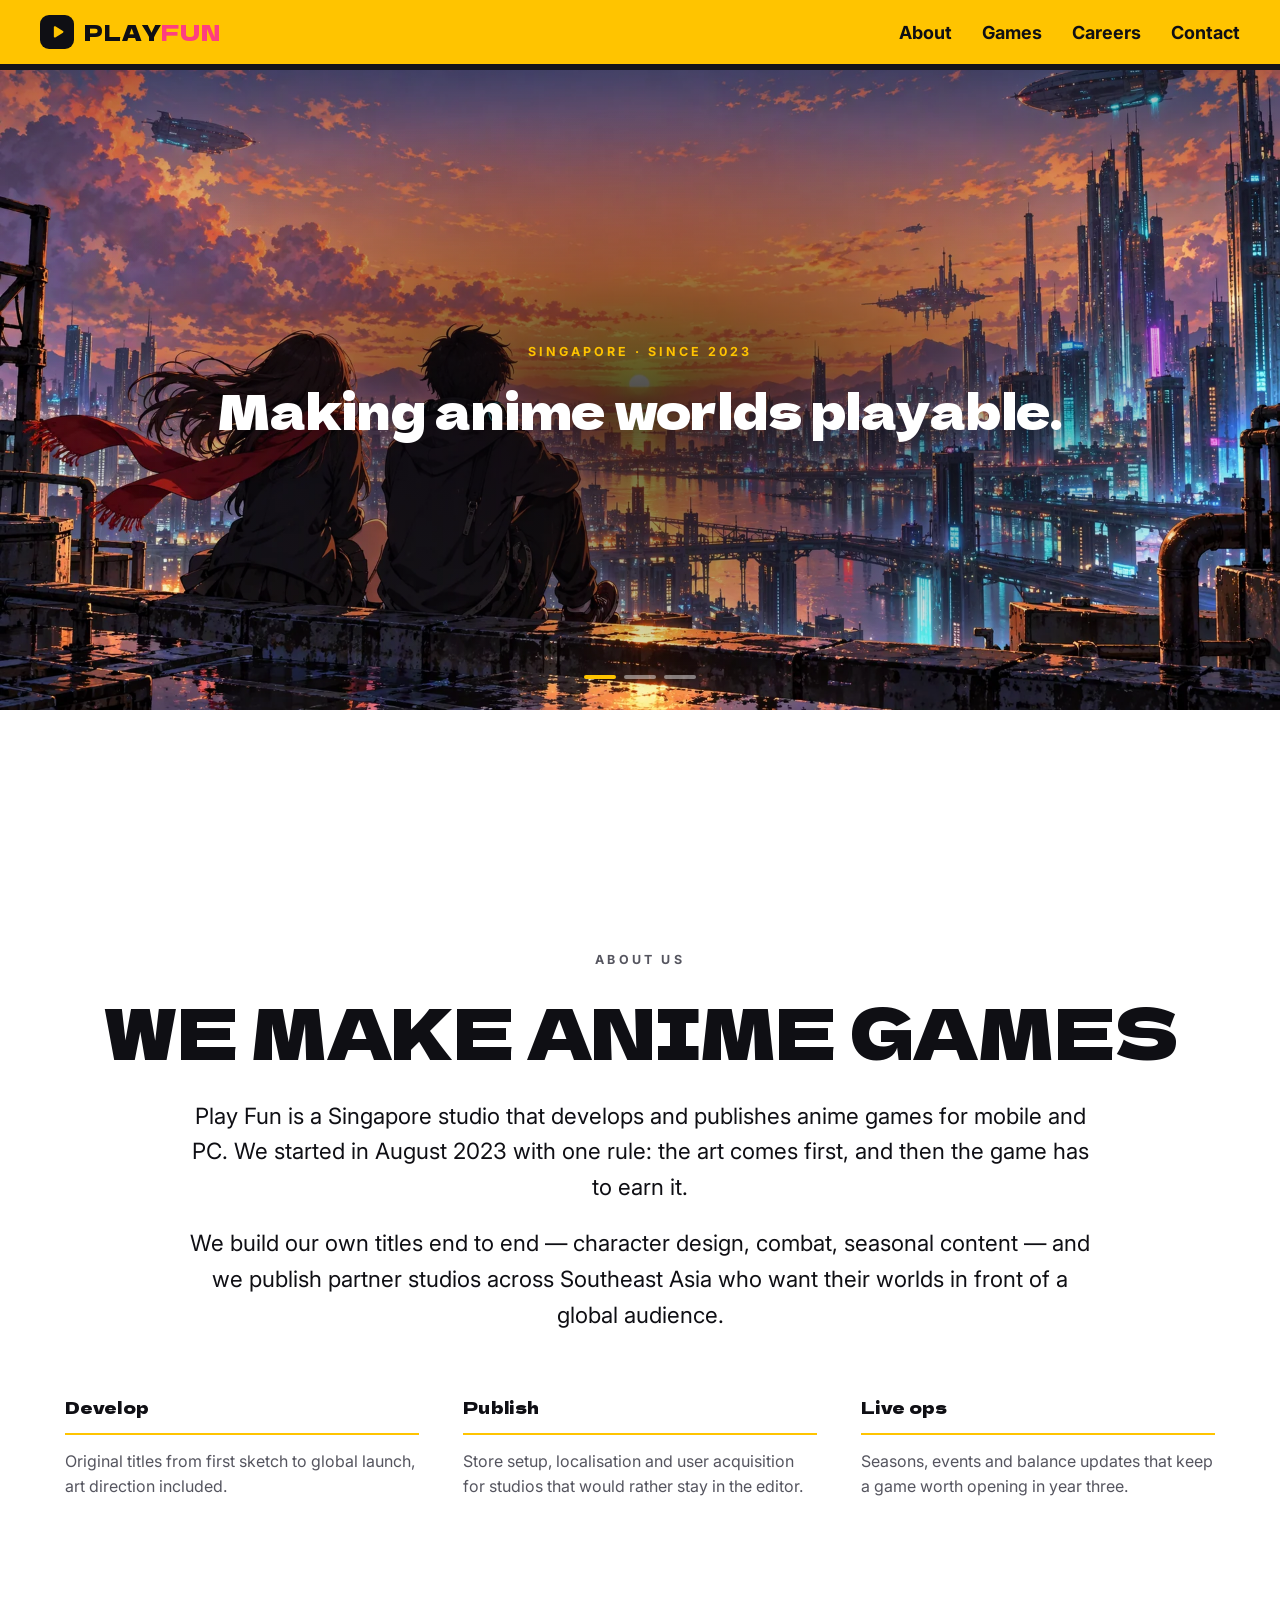
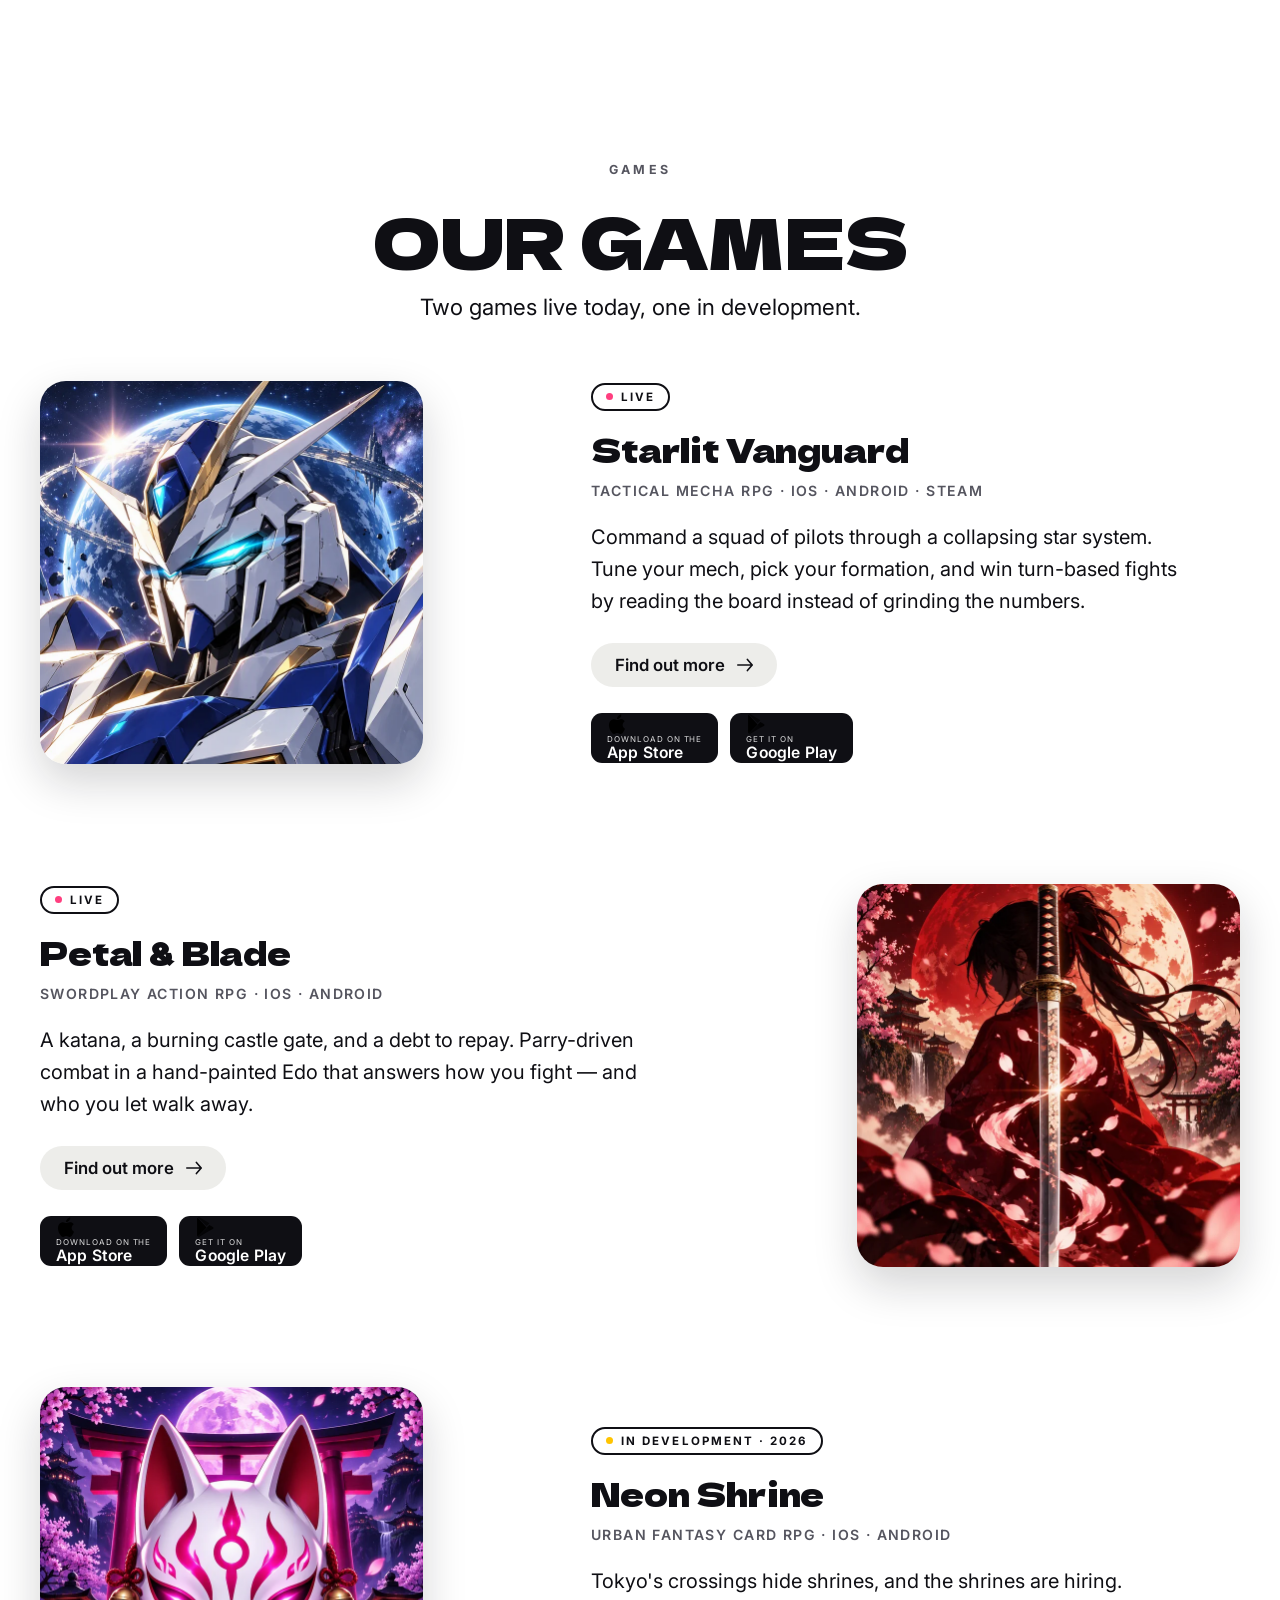
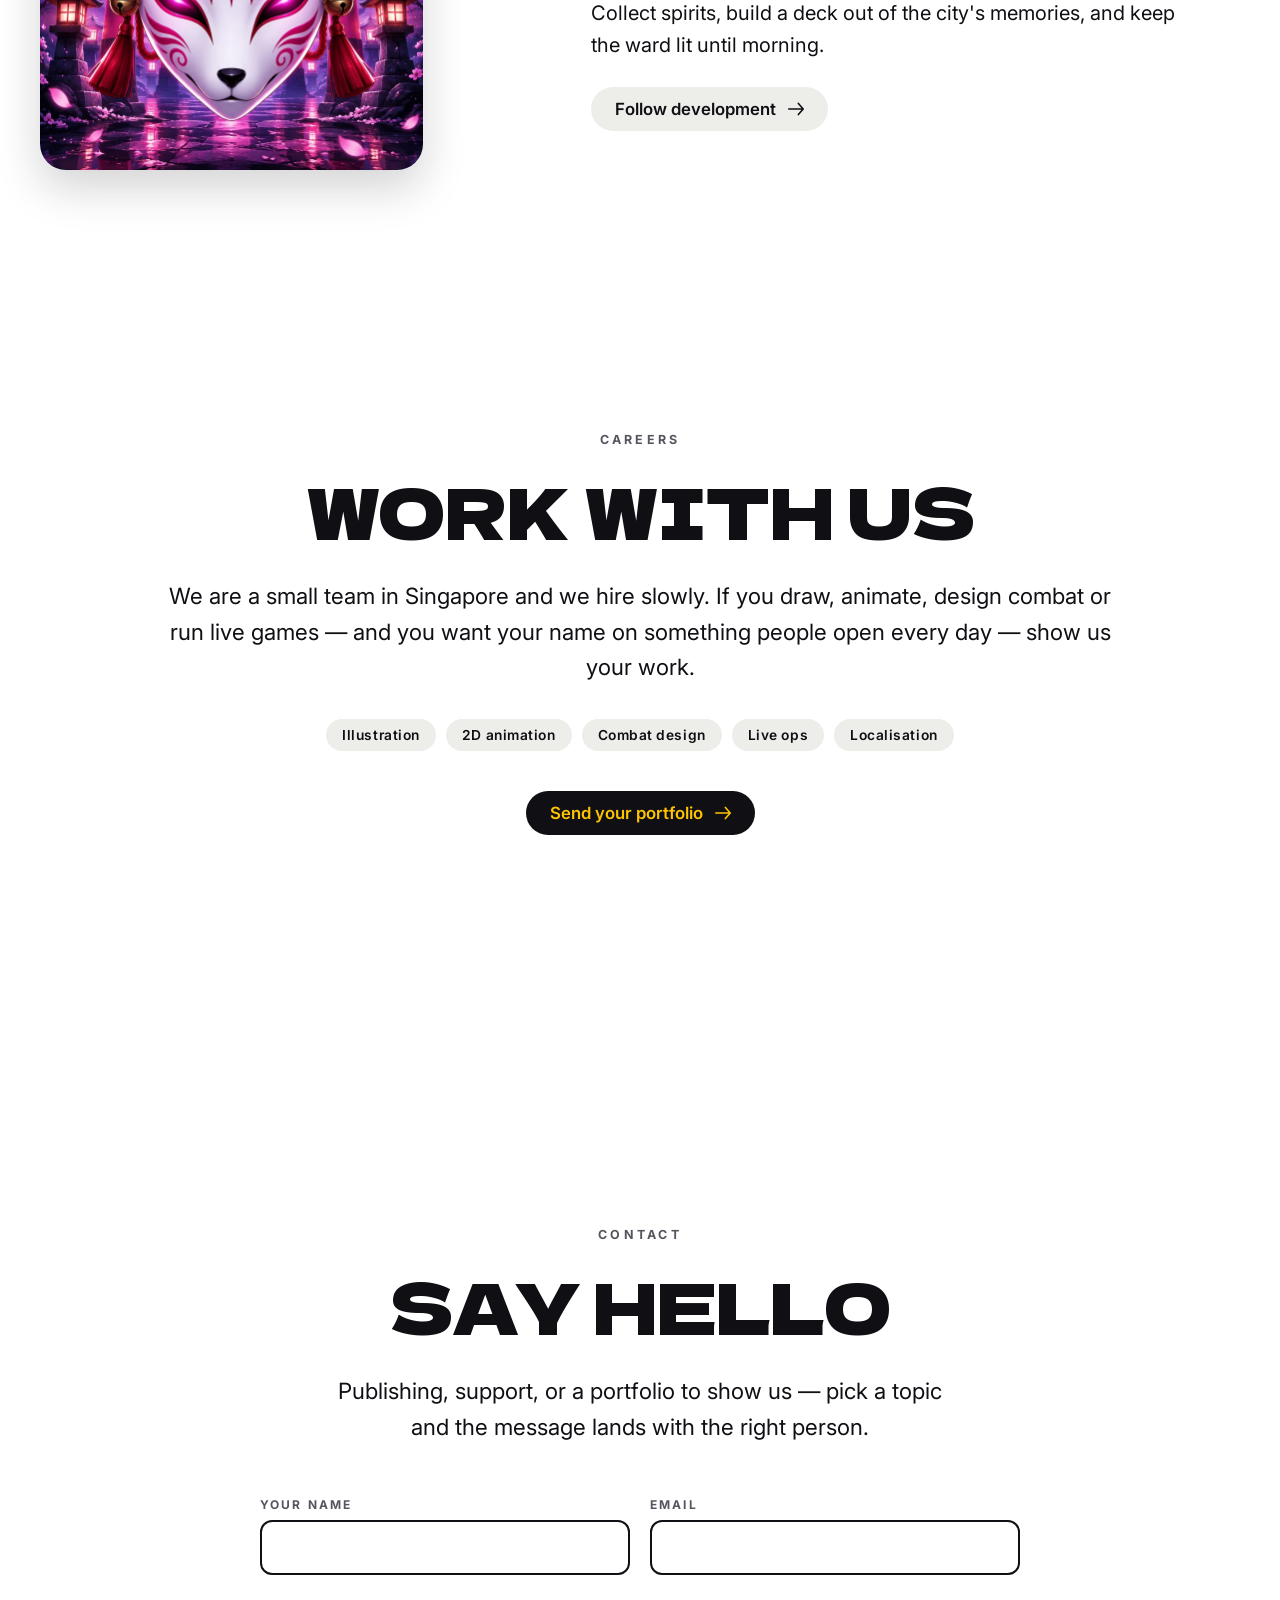
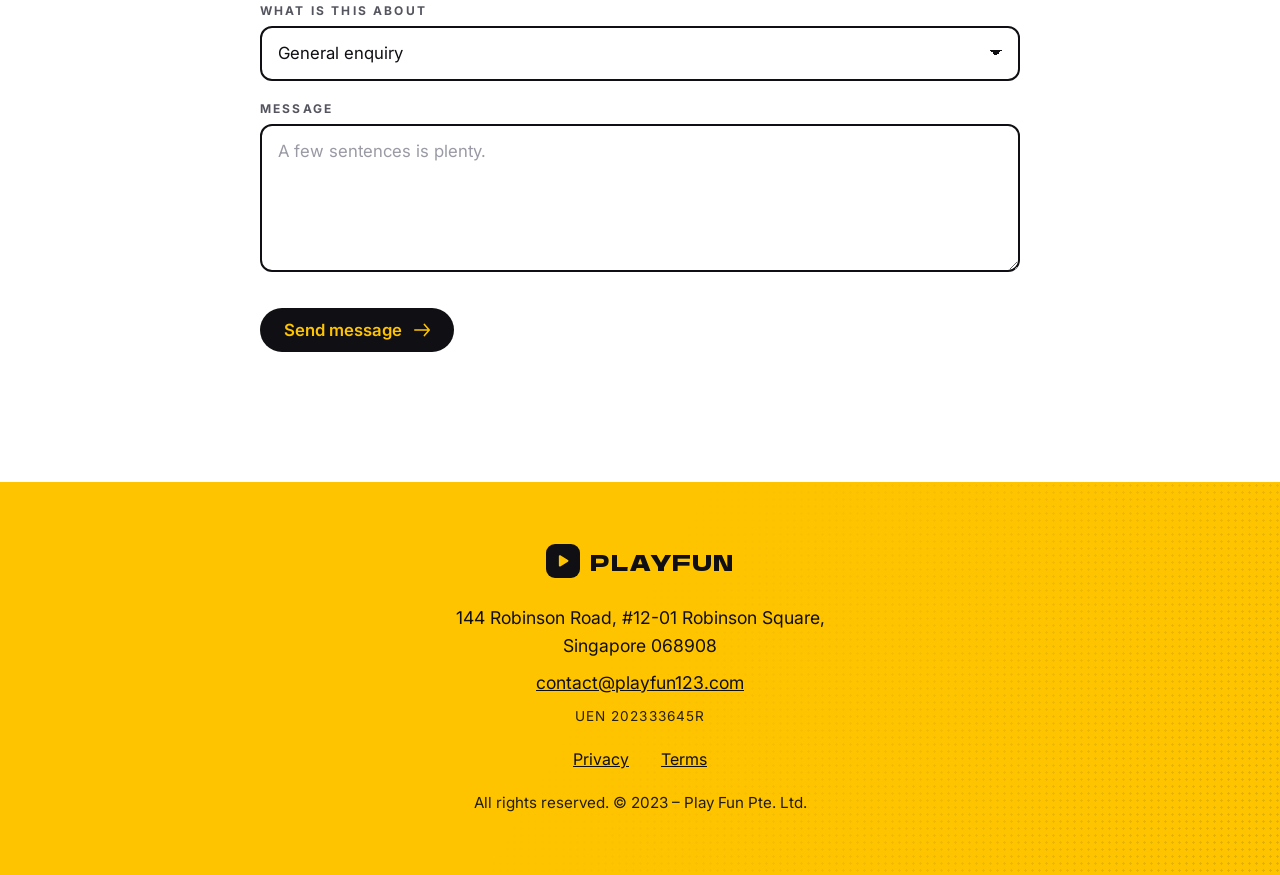
<file: index.html>
<!DOCTYPE html>
<html lang="en">
<head>
<meta charset="UTF-8">
<meta name="viewport" content="width=device-width, initial-scale=1">
<title>Play Fun — Anime games, developed and published in Singapore</title>
<meta name="description" content="Play Fun Pte. Ltd. is a Singapore studio building and publishing anime games for mobile and PC — Starlit Vanguard, Petal &amp; Blade, and Neon Shrine.">
<link rel="canonical" href="https://playfun123.com/">
<meta property="og:type" content="website">
<meta property="og:site_name" content="Play Fun">
<meta property="og:title" content="Play Fun — Making anime worlds playable">
<meta property="og:description" content="A Singapore studio developing and publishing anime games for mobile and PC.">
<meta property="og:url" content="https://playfun123.com/">
<meta property="og:image" content="https://playfun123.com/assets/hero-1.webp">
<meta name="theme-color" content="#FFC400">
<link rel="icon" href="favicon.svg" type="image/svg+xml">
<link rel="preconnect" href="https://fonts.googleapis.com">
<link rel="preconnect" href="https://fonts.gstatic.com" crossorigin>
<link href="https://fonts.googleapis.com/css2?family=Dela+Gothic+One&family=Inter:wght@300;400;500;600;700&display=swap" rel="stylesheet">
<link rel="stylesheet" href="styles.css?v=2">
</head>
<body>

<a class="skip-link" href="#main">Skip to content</a>

<svg class="icon-sprite" style="position:absolute;width:0;height:0;overflow:hidden" aria-hidden="true" focusable="false">
  <symbol id="i-play" viewBox="0 0 14 16"><path d="M2 2.2c0-.8.9-1.3 1.6-.9l8.2 5.1c.7.4.7 1.4 0 1.8l-8.2 5.1c-.7.4-1.6-.1-1.6-.9V2.2z"/></symbol>
  <symbol id="i-apple" viewBox="0 0 20 22"><path d="M15.6 12.1c0-2.6 2.1-3.8 2.2-3.9-1.2-1.8-3.1-2-3.7-2-1.6-.2-3.1.9-3.9.9-.8 0-2-.9-3.3-.9-1.7 0-3.2 1-4.1 2.5-1.7 3-.4 7.4 1.3 9.8.8 1.2 1.8 2.5 3.1 2.4 1.3-.1 1.7-.8 3.2-.8s1.9.8 3.2.8c1.4 0 2.2-1.2 3-2.4.7-1 1.1-2 1.4-2.8-.1 0-2.4-1-2.4-3.6zM13.2 4.6c.7-.8 1.2-2 1-3.1-1 0-2.3.7-3 1.5-.7.8-1.3 2-1.1 3.1 1.2.1 2.4-.6 3.1-1.5z"/></symbol>
  <symbol id="i-gplay" viewBox="0 0 20 22"><path d="M2.6 1.7c-.3.3-.5.8-.5 1.4v15.8c0 .6.2 1.1.5 1.4l.1.1 8.8-8.8v-.2L2.6 1.7z"/><path d="M14.4 14.7 11.6 12v-.2l2.8-2.7 3.4 1.9c1 .6 1 1.5 0 2.1l-3.4 1.6z" opacity=".85"/><path d="M14.4 14.7 11.6 12 2.6 20.9c.4.3.9.3 1.5 0l10.3-6.2" opacity=".7"/><path d="M14.4 7.3 4.1 1.1c-.6-.3-1.1-.3-1.5 0l9 9 2.8-2.8z" opacity=".6"/></symbol>
  <symbol id="i-arrow" viewBox="0 0 20 17"><path d="M1 8.5h18M13 1.5l6 7-6 7"/></symbol>
  <symbol id="i-chev" viewBox="0 0 13 21"><path d="M2 2l9 8.5-9 8.5"/></symbol>
</svg>

<header class="header">
  <div class="header-container">
    <a class="logo" href="index.html" aria-label="Play Fun home">
      <span class="logo-mark"><svg><use href="#i-play"/></svg></span>
      <span class="logo-word">PLAY<span>FUN</span></span>
    </a>
    <nav class="navigation" aria-label="Main">
      <button class="menu-toggle" type="button" aria-label="Menu" aria-expanded="false" aria-controls="nav-links">
        <span></span><span></span><span></span>
      </button>
      <ul class="nav-links" id="nav-links">
        <li><a href="#about">About</a></li>
        <li><a href="#games">Games</a></li>
        <li><a href="#careers">Careers</a></li>
        <li><a href="#contact">Contact</a></li>
      </ul>
    </nav>
  </div>
</header>

<main id="main">

  <section class="hero" id="home">
    <div class="hero-slides">
      <img class="hero-slide is-active" src="assets/hero-1.webp" alt="Two friends on a rooftop at dusk looking out over a neon city skyline" fetchpriority="high">
      <img class="hero-slide" src="assets/hero-2.webp" alt="A girl holding a glowing paper charm before a torii gate on a rainy neon street" loading="lazy">
      <img class="hero-slide" src="assets/hero-3.webp" alt="A pilot standing before a colossal white mecha in a hangar at sunrise" loading="lazy">
    </div>
    <div class="hero-copy">
      <p class="hero-eyebrow">Singapore · Since 2023</p>
      <h1>Making anime worlds playable.</h1>
    </div>
    <div class="hero-dots" role="group" aria-label="Choose a key visual">
      <button type="button" class="is-active" aria-label="Show key visual 1" aria-pressed="true"></button>
      <button type="button" aria-label="Show key visual 2" aria-pressed="false"></button>
      <button type="button" aria-label="Show key visual 3" aria-pressed="false"></button>
    </div>
  </section>

  <section class="about" id="about">
    <div>
      <p class="eyebrow">About us</p>
      <h2>We make anime games</h2>
      <p>Play Fun is a Singapore studio that develops and publishes anime games for mobile and PC. We started in August 2023 with one rule: the art comes first, and then the game has to earn it.</p>
      <p>We build our own titles end to end — character design, combat, seasonal content — and we publish partner studios across Southeast Asia who want their worlds in front of a global audience.</p>

      <div class="disciplines">
        <div>
          <h3>Develop</h3>
          <p>Original titles from first sketch to global launch, art direction included.</p>
        </div>
        <div>
          <h3>Publish</h3>
          <p>Store setup, localisation and user acquisition for studios that would rather stay in the editor.</p>
        </div>
        <div>
          <h3>Live ops</h3>
          <p>Seasons, events and balance updates that keep a game worth opening in year three.</p>
        </div>
      </div>
    </div>
  </section>

  <section class="games" id="games">
    <div>
      <p class="eyebrow">Games</p>
      <h2>Our games</h2>
      <p class="games-intro">Two games live today, one in development.</p>
    </div>

    <div class="game-card">
      <div class="game-image">
        <img src="assets/icon-starlit.webp" width="768" height="768" alt="Starlit Vanguard key art: a white and cobalt mecha against a star field" loading="lazy">
      </div>
      <div class="game-details">
        <span class="status-chip"><span class="dot"></span>Live</span>
        <h3>Starlit Vanguard</h3>
        <p class="game-genre">Tactical mecha RPG · iOS · Android · Steam</p>
        <p>Command a squad of pilots through a collapsing star system. Tune your mech, pick your formation, and win turn-based fights by reading the board instead of grinding the numbers.</p>
        <a href="starlit-vanguard.html" class="pill-button">
          <span>Find out more</span>
          <svg class="arrow"><use href="#i-arrow"/></svg>
        </a>
        <div class="app-buttons">
          <a class="store-badge" href="https://apps.apple.com/search?term=Play%20Fun" target="_blank" rel="noopener">
            <svg><use href="#i-apple"/></svg>
            <span class="sb-text"><small>Download on the</small><strong>App Store</strong></span>
          </a>
          <a class="store-badge" href="https://play.google.com/store/search?q=Play%20Fun&amp;c=apps" target="_blank" rel="noopener">
            <svg><use href="#i-gplay"/></svg>
            <span class="sb-text"><small>Get it on</small><strong>Google Play</strong></span>
          </a>
        </div>
      </div>
    </div>

    <div class="game-card reverse">
      <div class="game-image">
        <img src="assets/icon-petal.webp" width="768" height="768" alt="Petal &amp; Blade key art: a katana crossed by cherry blossom petals" loading="lazy">
      </div>
      <div class="game-details">
        <span class="status-chip"><span class="dot"></span>Live</span>
        <h3>Petal &amp; Blade</h3>
        <p class="game-genre">Swordplay action RPG · iOS · Android</p>
        <p>A katana, a burning castle gate, and a debt to repay. Parry-driven combat in a hand-painted Edo that answers how you fight — and who you let walk away.</p>
        <a href="petal-and-blade.html" class="pill-button">
          <span>Find out more</span>
          <svg class="arrow"><use href="#i-arrow"/></svg>
        </a>
        <div class="app-buttons">
          <a class="store-badge" href="https://apps.apple.com/search?term=Play%20Fun" target="_blank" rel="noopener">
            <svg><use href="#i-apple"/></svg>
            <span class="sb-text"><small>Download on the</small><strong>App Store</strong></span>
          </a>
          <a class="store-badge" href="https://play.google.com/store/search?q=Play%20Fun&amp;c=apps" target="_blank" rel="noopener">
            <svg><use href="#i-gplay"/></svg>
            <span class="sb-text"><small>Get it on</small><strong>Google Play</strong></span>
          </a>
        </div>
      </div>
    </div>

    <div class="game-card">
      <div class="game-image">
        <img src="assets/icon-shrine.webp" width="768" height="768" alt="Neon Shrine key art: a white kitsune mask glowing with magenta markings" loading="lazy">
      </div>
      <div class="game-details">
        <span class="status-chip is-dev"><span class="dot"></span>In development · 2026</span>
        <h3>Neon Shrine</h3>
        <p class="game-genre">Urban fantasy card RPG · iOS · Android</p>
        <p>Tokyo's crossings hide shrines, and the shrines are hiring. Collect spirits, build a deck out of the city's memories, and keep the ward lit until morning.</p>
        <a href="neon-shrine.html" class="pill-button">
          <span>Follow development</span>
          <svg class="arrow"><use href="#i-arrow"/></svg>
        </a>
      </div>
    </div>
  </section>

  <section class="careers" id="careers">
    <div class="careers-content">
      <p class="eyebrow">Careers</p>
      <h2>Work with us</h2>
      <p>We are a small team in Singapore and we hire slowly. If you draw, animate, design combat or run live games — and you want your name on something people open every day — show us your work.</p>
      <ul class="careers-roles">
        <li>Illustration</li>
        <li>2D animation</li>
        <li>Combat design</li>
        <li>Live ops</li>
        <li>Localisation</li>
      </ul>
      <a class="pill-button is-primary" href="#contact" data-topic="careers">
        <span>Send your portfolio</span>
        <svg class="arrow"><use href="#i-arrow"/></svg>
      </a>
    </div>
  </section>

  <section class="contact" id="contact">
    <div>
      <p class="eyebrow">Contact</p>
      <h2>Say hello</h2>
      <p class="contact-lede">Publishing, support, or a portfolio to show us — pick a topic and the message lands with the right person.</p>

      <form class="pf-form" id="contact-form" novalidate>
        <div class="form-row">
          <div class="field" id="f-name">
            <label for="cf-name">Your name</label>
            <input id="cf-name" name="name" type="text" autocomplete="name" required aria-describedby="cf-name-err">
            <p class="field-error" id="cf-name-err"></p>
          </div>
          <div class="field" id="f-email">
            <label for="cf-email">Email</label>
            <input id="cf-email" name="email" type="email" autocomplete="email" required aria-describedby="cf-email-err">
            <p class="field-error" id="cf-email-err"></p>
          </div>
        </div>

        <div class="field">
          <label for="cf-topic">What is this about</label>
          <select id="cf-topic" name="topic">
            <option value="general">General enquiry</option>
            <option value="publishing">Publishing a game with Play Fun</option>
            <option value="support">Player support</option>
            <option value="careers">Careers and portfolios</option>
          </select>
        </div>

        <div class="field" id="f-message">
          <label for="cf-message">Message</label>
          <textarea id="cf-message" name="message" required aria-describedby="cf-message-err" placeholder="A few sentences is plenty."></textarea>
          <p class="field-error" id="cf-message-err"></p>
        </div>

        <div class="form-actions">
          <button class="pill-button is-primary" type="submit" id="cf-submit">
            <span>Send message</span>
            <svg class="arrow"><use href="#i-arrow"/></svg>
          </button>
          <p class="form-status" id="cf-status" role="status" aria-live="polite"></p>
        </div>
      </form>

      <div class="form-done" id="cf-done" hidden>
        <span class="done-mark" aria-hidden="true">
          <svg viewBox="0 0 24 24"><path d="M4 12.5l5.5 5.5L20 6.5"/></svg>
        </span>
        <h3>Message sent</h3>
        <p id="cf-done-text">Thanks — we reply within two working days.</p>
        <p class="form-demo">Demo build: this form runs in the browser only, nothing was emailed yet.</p>
        <button class="pill-button" type="button" id="cf-again">
          <span>Send another message</span>
          <svg class="arrow"><use href="#i-arrow"/></svg>
        </button>
      </div>
    </div>
  </section>

</main>

<footer id="site-footer" class="screentone">
  <div>
    <a class="footer-logo" href="index.html" aria-label="Play Fun home">
      <span class="logo-mark"><svg><use href="#i-play"/></svg></span>
      <span class="logo-word">PLAYFUN</span>
    </a>
    <p>144 Robinson Road, #12-01 Robinson Square,<br>Singapore 068908</p>
    <p><a href="mailto:contact@playfun123.com">contact@playfun123.com</a></p>
    <p class="uen">UEN 202333645R</p>
    <div class="legal-links">
      <a href="privacy.html">Privacy</a>
      <a href="terms.html">Terms</a>
    </div>
    <p class="copyright">All rights reserved. © 2023 – Play Fun Pte. Ltd.</p>
  </div>
</footer>

<script src="script.js?v=2" defer></script>
</body>
</html>
</file>
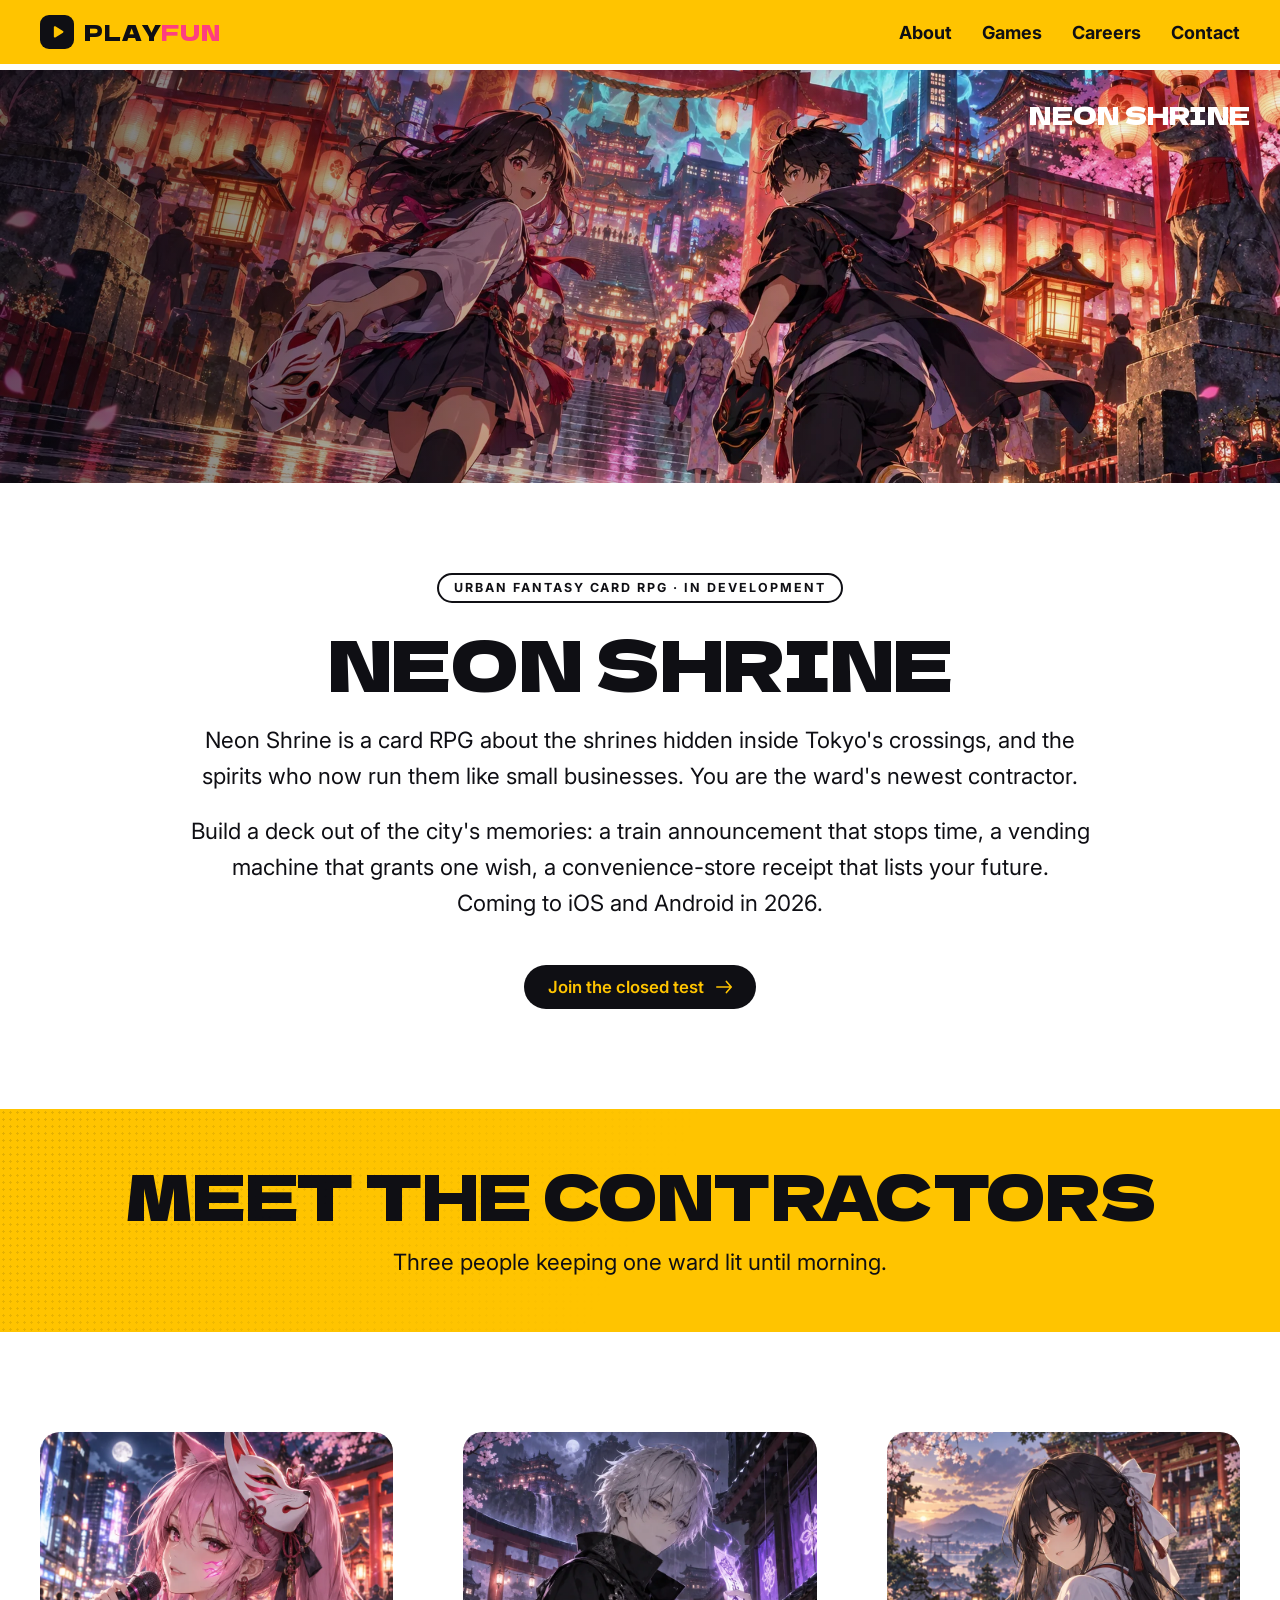
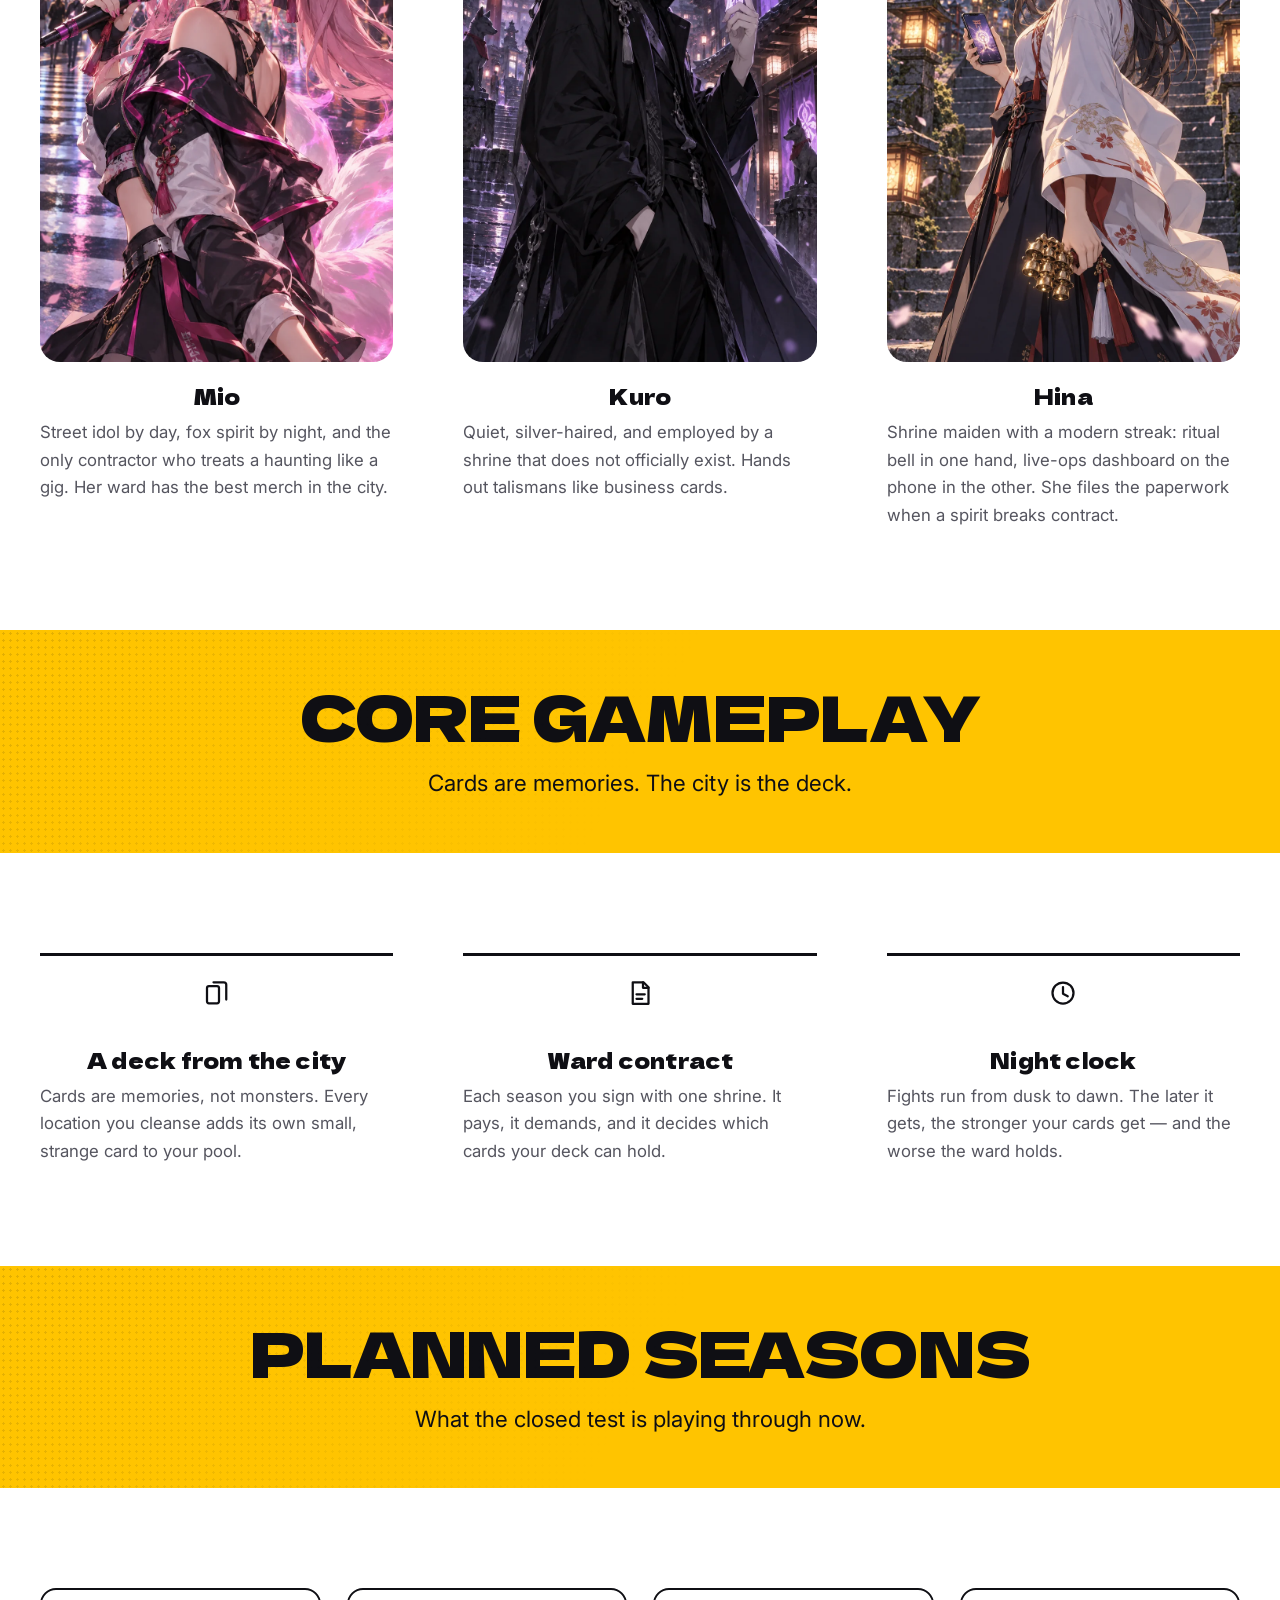
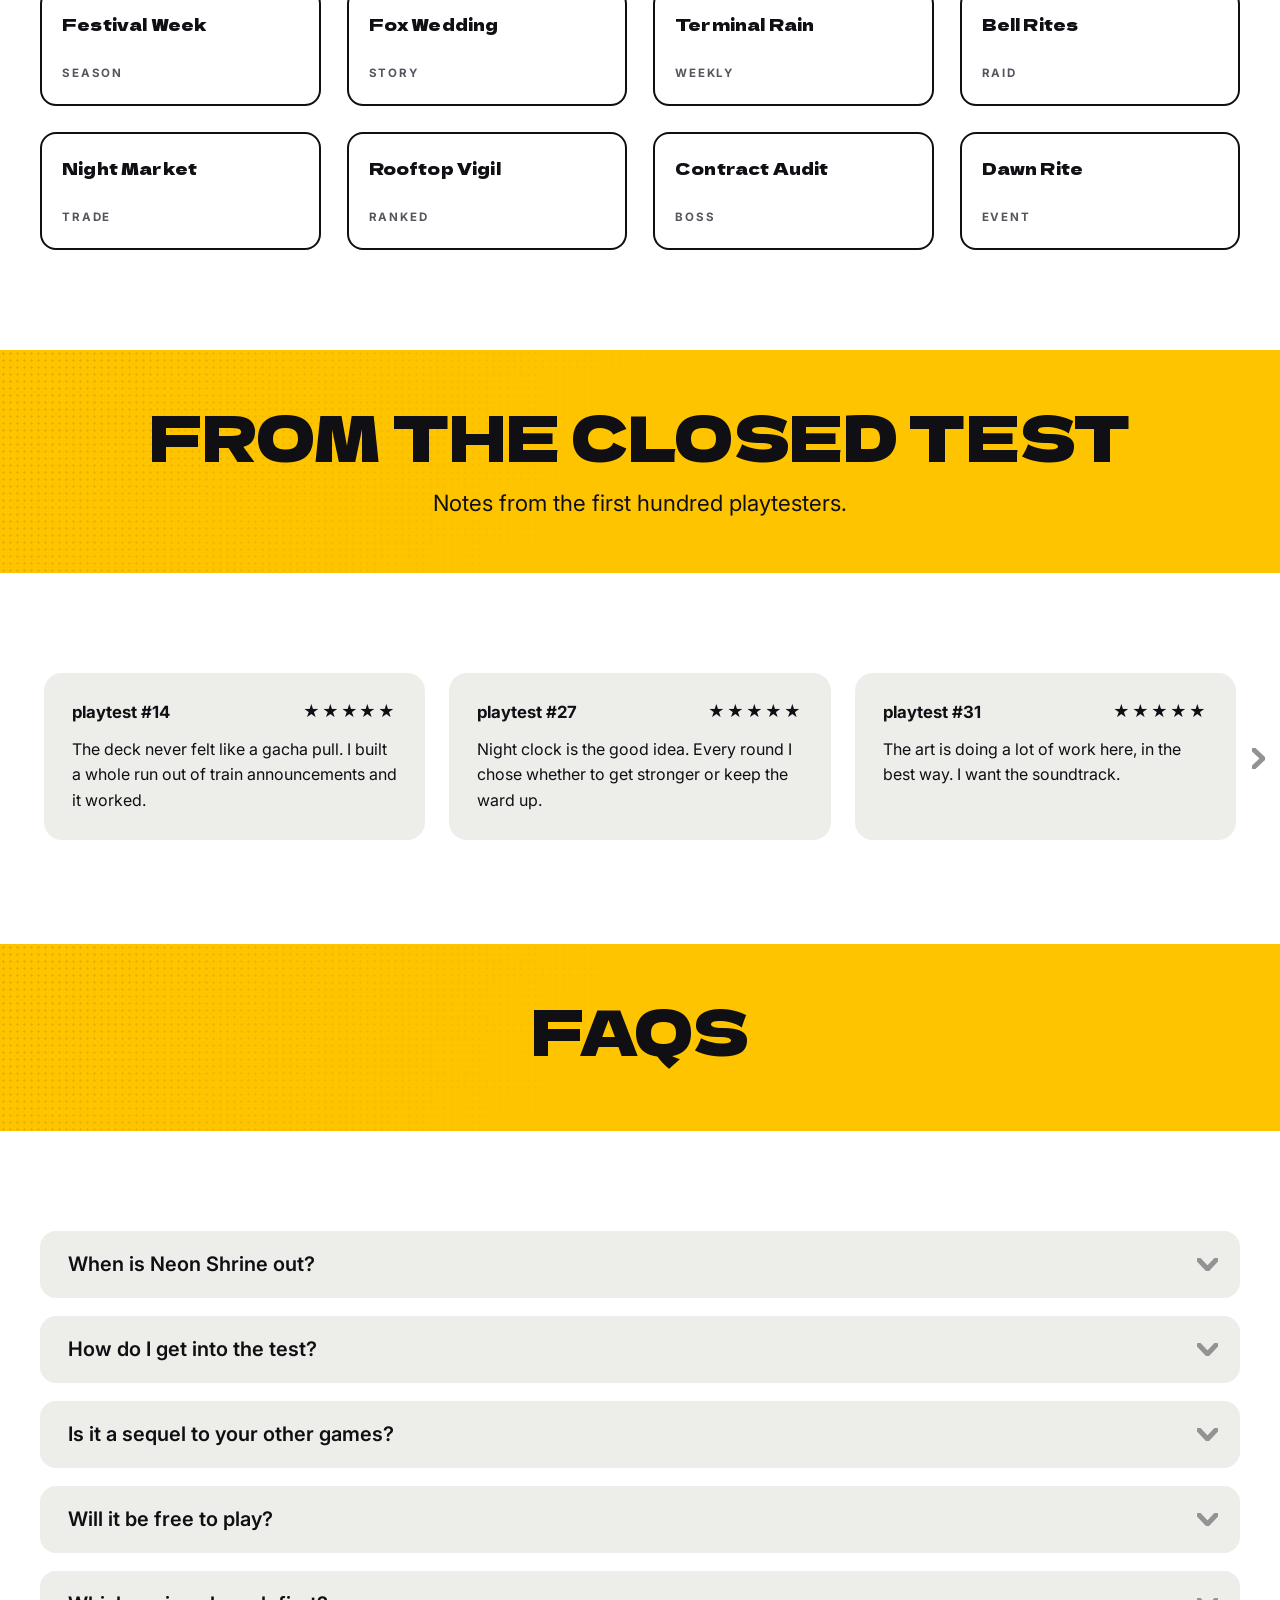
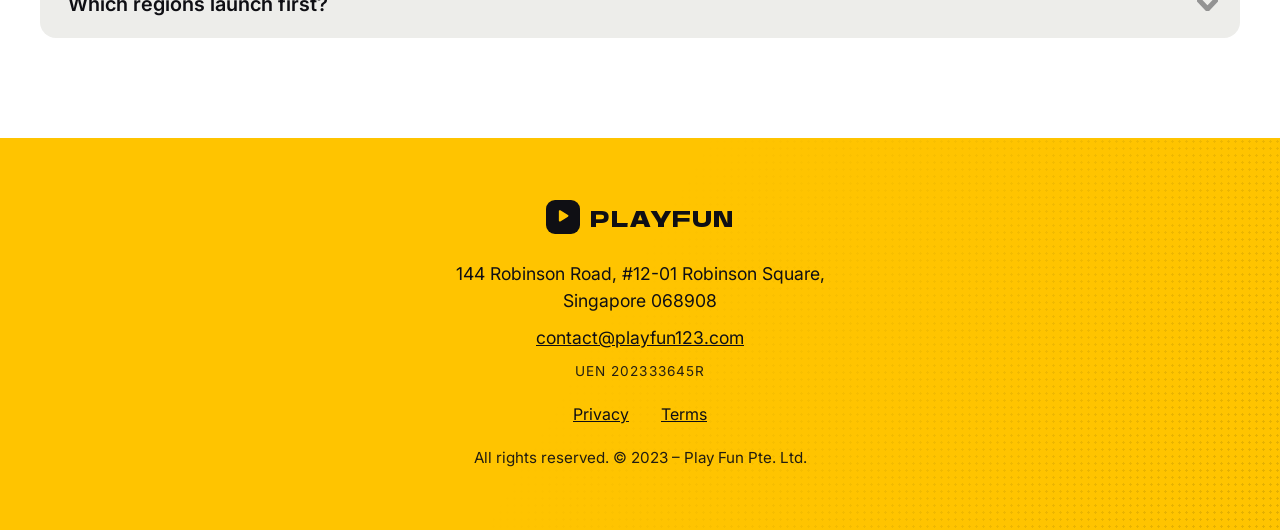
<file: neon-shrine.html>
<!DOCTYPE html>
<html lang="en">
<head>
<meta charset="UTF-8">
<meta name="viewport" content="width=device-width, initial-scale=1">
<title>Neon Shrine — Play Fun</title>
<meta name="description" content="Neon Shrine — an urban fantasy card RPG coming to iOS and Android in 2026. Play Fun Pte. Ltd., Singapore.">
<link rel="canonical" href="https://playfun123.com/neon-shrine.html">
<meta property="og:type" content="website">
<meta property="og:site_name" content="Play Fun">
<meta property="og:title" content="Neon Shrine">
<meta property="og:description" content="Neon Shrine — an urban fantasy card RPG coming to iOS and Android in 2026. Play Fun Pte. Ltd., Singapore.">
<meta property="og:url" content="https://playfun123.com/neon-shrine.html">
<meta property="og:image" content="https://playfun123.com/assets/banner-shrine.webp">
<meta name="theme-color" content="#FFC400">
<link rel="icon" href="favicon.svg" type="image/svg+xml">
<link rel="preconnect" href="https://fonts.googleapis.com">
<link rel="preconnect" href="https://fonts.gstatic.com" crossorigin>
<link href="https://fonts.googleapis.com/css2?family=Dela+Gothic+One&family=Inter:wght@300;400;500;600;700&display=swap" rel="stylesheet">
<link rel="stylesheet" href="styles.css?v=2">
</head>
<body>

<a class="skip-link" href="#main">Skip to content</a>

<svg class="icon-sprite" style="position:absolute;width:0;height:0;overflow:hidden" aria-hidden="true" focusable="false">
  <symbol id="i-play" viewBox="0 0 14 16"><path d="M2 2.2c0-.8.9-1.3 1.6-.9l8.2 5.1c.7.4.7 1.4 0 1.8l-8.2 5.1c-.7.4-1.6-.1-1.6-.9V2.2z"/></symbol>
  <symbol id="i-apple" viewBox="0 0 20 22"><path d="M15.6 12.1c0-2.6 2.1-3.8 2.2-3.9-1.2-1.8-3.1-2-3.7-2-1.6-.2-3.1.9-3.9.9-.8 0-2-.9-3.3-.9-1.7 0-3.2 1-4.1 2.5-1.7 3-.4 7.4 1.3 9.8.8 1.2 1.8 2.5 3.1 2.4 1.3-.1 1.7-.8 3.2-.8s1.9.8 3.2.8c1.4 0 2.2-1.2 3-2.4.7-1 1.1-2 1.4-2.8-.1 0-2.4-1-2.4-3.6zM13.2 4.6c.7-.8 1.2-2 1-3.1-1 0-2.3.7-3 1.5-.7.8-1.3 2-1.1 3.1 1.2.1 2.4-.6 3.1-1.5z"/></symbol>
  <symbol id="i-gplay" viewBox="0 0 20 22"><path d="M2.6 1.7c-.3.3-.5.8-.5 1.4v15.8c0 .6.2 1.1.5 1.4l.1.1 8.8-8.8v-.2L2.6 1.7z"/><path d="M14.4 14.7 11.6 12v-.2l2.8-2.7 3.4 1.9c1 .6 1 1.5 0 2.1l-3.4 1.6z" opacity=".85"/><path d="M14.4 14.7 11.6 12 2.6 20.9c.4.3.9.3 1.5 0l10.3-6.2" opacity=".7"/><path d="M14.4 7.3 4.1 1.1c-.6-.3-1.1-.3-1.5 0l9 9 2.8-2.8z" opacity=".6"/></symbol>
  <symbol id="i-arrow" viewBox="0 0 20 17"><path d="M1 8.5h18M13 1.5l6 7-6 7"/></symbol>
  <symbol id="i-chev" viewBox="0 0 13 21"><path d="M2 2l9 8.5-9 8.5"/></symbol>
</svg>

<svg class="icon-sprite" style="position:absolute;width:0;height:0;overflow:hidden" aria-hidden="true" focusable="false"><symbol id="i-target" viewBox="0 0 24 24"><circle cx="12" cy="12" r="8"/><circle cx="12" cy="12" r="2.4"/></symbol>
<symbol id="i-gear" viewBox="0 0 24 24"><circle cx="12" cy="12" r="3"/><path d="M12 3v2.4M12 18.6V21M3 12h2.4M18.6 12H21M5.7 5.7l1.7 1.7M16.6 16.6l1.7 1.7M18.3 5.7l-1.7 1.7M7.4 16.6l-1.7 1.7"/></symbol>
<symbol id="i-link" viewBox="0 0 24 24"><path d="M9.5 14.5l5-5"/><path d="M11 6.6l1.5-1.5a4 4 0 015.7 5.7L16.7 12"/><path d="M13 17.4l-1.5 1.5a4 4 0 01-5.7-5.7L7.3 12"/></symbol>
<symbol id="i-blade" viewBox="0 0 24 24"><path d="M14 3.2l6.2 1.1-1.1 6.2L10 19.4l-4.6 1.1 1.1-4.6z"/><path d="M5.4 20.5l3.4-3.4"/></symbol>
<symbol id="i-gauge" viewBox="0 0 24 24"><path d="M4 16a8 8 0 1116 0"/><path d="M12 16l4.6-4.2"/></symbol>
<symbol id="i-map" viewBox="0 0 24 24"><path d="M4 6.2l5-2 6 2 5-2v13.6l-5 2-6-2-5 2z"/><path d="M9 4.2v13.6M15 6.2v13.6"/></symbol>
<symbol id="i-deck" viewBox="0 0 24 24"><rect x="4" y="6.4" width="9.6" height="13.8" rx="1.6"/><path d="M9.2 3.4h8.2a2 2 0 012 2v11.8"/></symbol>
<symbol id="i-contract" viewBox="0 0 24 24"><path d="M6.2 3.4h8.6l4 4v13.2H6.2z"/><path d="M14.4 3.4v4.4h4.4"/><path d="M9.2 13h6.6M9.2 16.6h4.6"/></symbol>
<symbol id="i-clock" viewBox="0 0 24 24"><circle cx="12" cy="12" r="8.4"/><path d="M12 7.2v5.4l3.8 2"/></symbol></svg>


<header class="header">
  <div class="header-container">
    <a class="logo" href="index.html" aria-label="Play Fun home">
      <span class="logo-mark"><svg><use href="#i-play"/></svg></span>
      <span class="logo-word">PLAY<span>FUN</span></span>
    </a>
    <nav class="navigation" aria-label="Main">
      <button class="menu-toggle" type="button" aria-label="Menu" aria-expanded="false" aria-controls="nav-links">
        <span></span><span></span><span></span>
      </button>
      <ul class="nav-links" id="nav-links">
        <li><a href="index.html#about">About</a></li>
        <li><a href="index.html#games">Games</a></li>
        <li><a href="index.html#careers">Careers</a></li>
        <li><a href="index.html#contact">Contact</a></li>
      </ul>
    </nav>
  </div>
</header>

<main id="main">

  <section class="ts-hero" aria-label="Neon Shrine key art">
    <img class="ts-cover" src="assets/banner-shrine.webp" alt="A city crossing turned into a spirit shrine, lit by lanterns and a giant torii">
    <p class="ts-logo">NEON SHRINE</p>
  </section>


  <section class="ts-intro">
    <div>
      <p class="ts-tag">Urban fantasy card RPG · In development</p>
      <h1 class="ts-title">Neon Shrine</h1>
      <p>Neon Shrine is a card RPG about the shrines hidden inside Tokyo's crossings, and the spirits who now run them like small businesses. You are the ward's newest contractor.</p>
      <p>Build a deck out of the city's memories: a train announcement that stops time, a vending machine that grants one wish, a convenience-store receipt that lists your future. Coming to iOS and Android in 2026.</p>
      
        <a class="pill-button is-primary" href="index.html#contact" data-topic="general">
          <span>Join the closed test</span>
          <svg class="arrow"><use href="#i-arrow"/></svg>
        </a>

    </div>
  </section>


  <section class="ts-band screentone">
    <div>
      <h2>Meet the contractors</h2>
      <p>Three people keeping one ward lit until morning.</p>
    </div>
  </section>

  <section class="ts-section">
    <div class="ts-grid ts-grid-3">
      <figure class="ts-card">
        <img src="assets/cast-shrine-1.webp" alt="Mio" loading="lazy">
        <h3>Mio</h3>
        <p>Street idol by day, fox spirit by night, and the only contractor who treats a haunting like a gig. Her ward has the best merch in the city.</p>
      </figure>
      <figure class="ts-card">
        <img src="assets/cast-shrine-2.webp" alt="Kuro" loading="lazy">
        <h3>Kuro</h3>
        <p>Quiet, silver-haired, and employed by a shrine that does not officially exist. Hands out talismans like business cards.</p>
      </figure>
      <figure class="ts-card">
        <img src="assets/cast-shrine-3.webp" alt="Hina" loading="lazy">
        <h3>Hina</h3>
        <p>Shrine maiden with a modern streak: ritual bell in one hand, live-ops dashboard on the phone in the other. She files the paperwork when a spirit breaks contract.</p>
      </figure>
    </div>
  </section>


  <section class="ts-band screentone">
    <div>
      <h2>Core gameplay</h2>
      <p>Cards are memories. The city is the deck.</p>
    </div>
  </section>

  <section class="ts-section">
    <div class="ts-grid ts-grid-3">
      <article class="ts-card is-text">
        <svg class="feature-icon" viewBox="0 0 24 24" aria-hidden="true"><use href="#i-deck"/></svg>
        <h3>A deck from the city</h3>
        <p>Cards are memories, not monsters. Every location you cleanse adds its own small, strange card to your pool.</p>
      </article>
      <article class="ts-card is-text">
        <svg class="feature-icon" viewBox="0 0 24 24" aria-hidden="true"><use href="#i-contract"/></svg>
        <h3>Ward contract</h3>
        <p>Each season you sign with one shrine. It pays, it demands, and it decides which cards your deck can hold.</p>
      </article>
      <article class="ts-card is-text">
        <svg class="feature-icon" viewBox="0 0 24 24" aria-hidden="true"><use href="#i-clock"/></svg>
        <h3>Night clock</h3>
        <p>Fights run from dusk to dawn. The later it gets, the stronger your cards get — and the worse the ward holds.</p>
      </article>
    </div>
  </section>


  <section class="ts-band screentone">
    <div>
      <h2>Planned seasons</h2>
      <p>What the closed test is playing through now.</p>
    </div>
  </section>

  <section class="ts-section">
    <div class="ts-grid ts-grid-4">
      <figure class="ts-tile">
        <figcaption>Festival Week</figcaption>
        <span>Season</span>
      </figure>
      <figure class="ts-tile">
        <figcaption>Fox Wedding</figcaption>
        <span>Story</span>
      </figure>
      <figure class="ts-tile">
        <figcaption>Terminal Rain</figcaption>
        <span>Weekly</span>
      </figure>
      <figure class="ts-tile">
        <figcaption>Bell Rites</figcaption>
        <span>Raid</span>
      </figure>
      <figure class="ts-tile">
        <figcaption>Night Market</figcaption>
        <span>Trade</span>
      </figure>
      <figure class="ts-tile">
        <figcaption>Rooftop Vigil</figcaption>
        <span>Ranked</span>
      </figure>
      <figure class="ts-tile">
        <figcaption>Contract Audit</figcaption>
        <span>Boss</span>
      </figure>
      <figure class="ts-tile">
        <figcaption>Dawn Rite</figcaption>
        <span>Event</span>
      </figure>
    </div>
  </section>


  <section class="ts-band screentone">
    <div>
      <h2>From the closed test</h2>
      <p>Notes from the first hundred playtesters.</p>
    </div>
  </section>

  <section class="ts-section">
    <div class="ts-carousel">
      <button class="ts-carousel-btn prev" type="button" aria-label="Previous reviews">
        <svg><use href="#i-chev"/></svg>
      </button>
      <div class="ts-carousel-track">
        <blockquote class="ts-review">
          <div class="ts-review-head">
            <h3>playtest #14</h3>
            <p class="ts-stars" aria-label="Rated 5 out of 5"><span aria-hidden="true">★★★★★</span></p>
          </div>
          <p>The deck never felt like a gacha pull. I built a whole run out of train announcements and it worked.</p>
        </blockquote>
        <blockquote class="ts-review">
          <div class="ts-review-head">
            <h3>playtest #27</h3>
            <p class="ts-stars" aria-label="Rated 5 out of 5"><span aria-hidden="true">★★★★★</span></p>
          </div>
          <p>Night clock is the good idea. Every round I chose whether to get stronger or keep the ward up.</p>
        </blockquote>
        <blockquote class="ts-review">
          <div class="ts-review-head">
            <h3>playtest #31</h3>
            <p class="ts-stars" aria-label="Rated 5 out of 5"><span aria-hidden="true">★★★★★</span></p>
          </div>
          <p>The art is doing a lot of work here, in the best way. I want the soundtrack.</p>
        </blockquote>
        <blockquote class="ts-review">
          <div class="ts-review-head">
            <h3>playtest #44</h3>
            <p class="ts-stars" aria-label="Rated 5 out of 5"><span aria-hidden="true">★★★★★</span></p>
          </div>
          <p>I lost a run on purpose to see the bad ending. There is a bad ending. That sold me.</p>
        </blockquote>
        <blockquote class="ts-review">
          <div class="ts-review-head">
            <h3>playtest #63</h3>
            <p class="ts-stars" aria-label="Rated 5 out of 5"><span aria-hidden="true">★★★★★</span></p>
          </div>
          <p>Please keep the vending machine card. That is the whole pitch.</p>
        </blockquote>
      </div>
      <button class="ts-carousel-btn next" type="button" aria-label="More reviews">
        <svg><use href="#i-chev"/></svg>
      </button>
    </div>
  </section>


  <section class="ts-band screentone">
    <div>
      <h2>FAQs</h2>
    </div>
  </section>

  <section class="ts-section">
    <div class="ts-faq">
      <details>
        <summary><h3>When is Neon Shrine out?</h3><svg class="chevron"><use href="#i-chev"/></svg></summary>
        <div class="ts-faq-answer"><p>2026 for iOS and Android. We will announce a month, then a date, once the closed test is finished — not before.</p></div>
      </details>
      <details>
        <summary><h3>How do I get into the test?</h3><svg class="chevron"><use href="#i-chev"/></svg></summary>
        <div class="ts-faq-answer"><p>Sign-ups go to our mailing list first, then to everyone. Write to contact@playfun123.com and we will add you.</p></div>
      </details>
      <details>
        <summary><h3>Is it a sequel to your other games?</h3><svg class="chevron"><use href="#i-chev"/></svg></summary>
        <div class="ts-faq-answer"><p>No. It shares our art team and nothing else.</p></div>
      </details>
      <details>
        <summary><h3>Will it be free to play?</h3><svg class="chevron"><use href="#i-chev"/></svg></summary>
        <div class="ts-faq-answer"><p>Yes, with one paid story chapter per season. No energy timers, no ads.</p></div>
      </details>
      <details>
        <summary><h3>Which regions launch first?</h3><svg class="chevron"><use href="#i-chev"/></svg></summary>
        <div class="ts-faq-answer"><p>Singapore, Malaysia, Indonesia and Japan at launch; everywhere else about two months later.</p></div>
      </details>
    </div>
  </section>

</main>

<footer id="contact" class="screentone">
  <div>
    <a class="footer-logo" href="index.html" aria-label="Play Fun home">
      <span class="logo-mark"><svg><use href="#i-play"/></svg></span>
      <span class="logo-word">PLAYFUN</span>
    </a>
    <p>144 Robinson Road, #12-01 Robinson Square,<br>Singapore 068908</p>
    <p><a href="mailto:contact@playfun123.com">contact@playfun123.com</a></p>
    <p class="uen">UEN 202333645R</p>
    <div class="legal-links">
      <a href="privacy.html">Privacy</a>
      <a href="terms.html">Terms</a>
    </div>
    <p class="copyright">All rights reserved. © 2023 – Play Fun Pte. Ltd.</p>
  </div>
</footer>

<script src="script.js?v=2" defer></script>
</body>
</html>
</file>
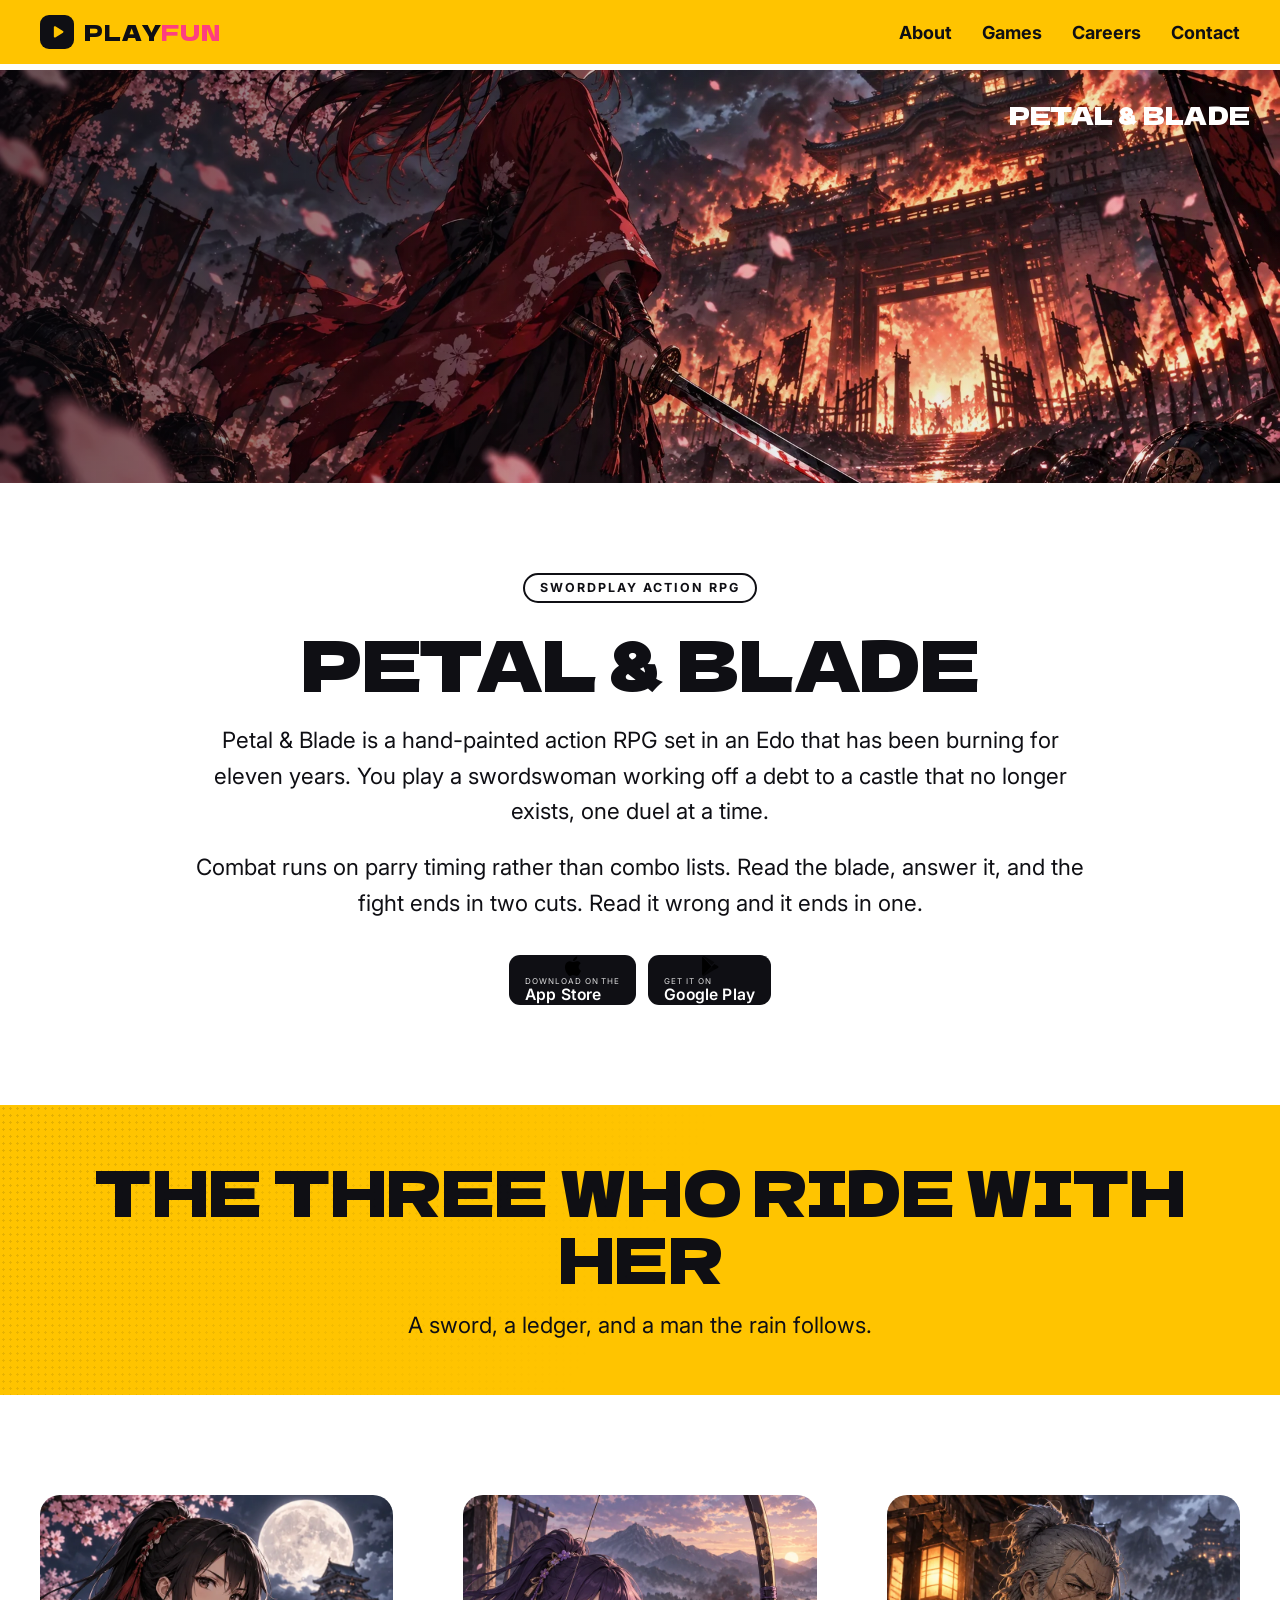
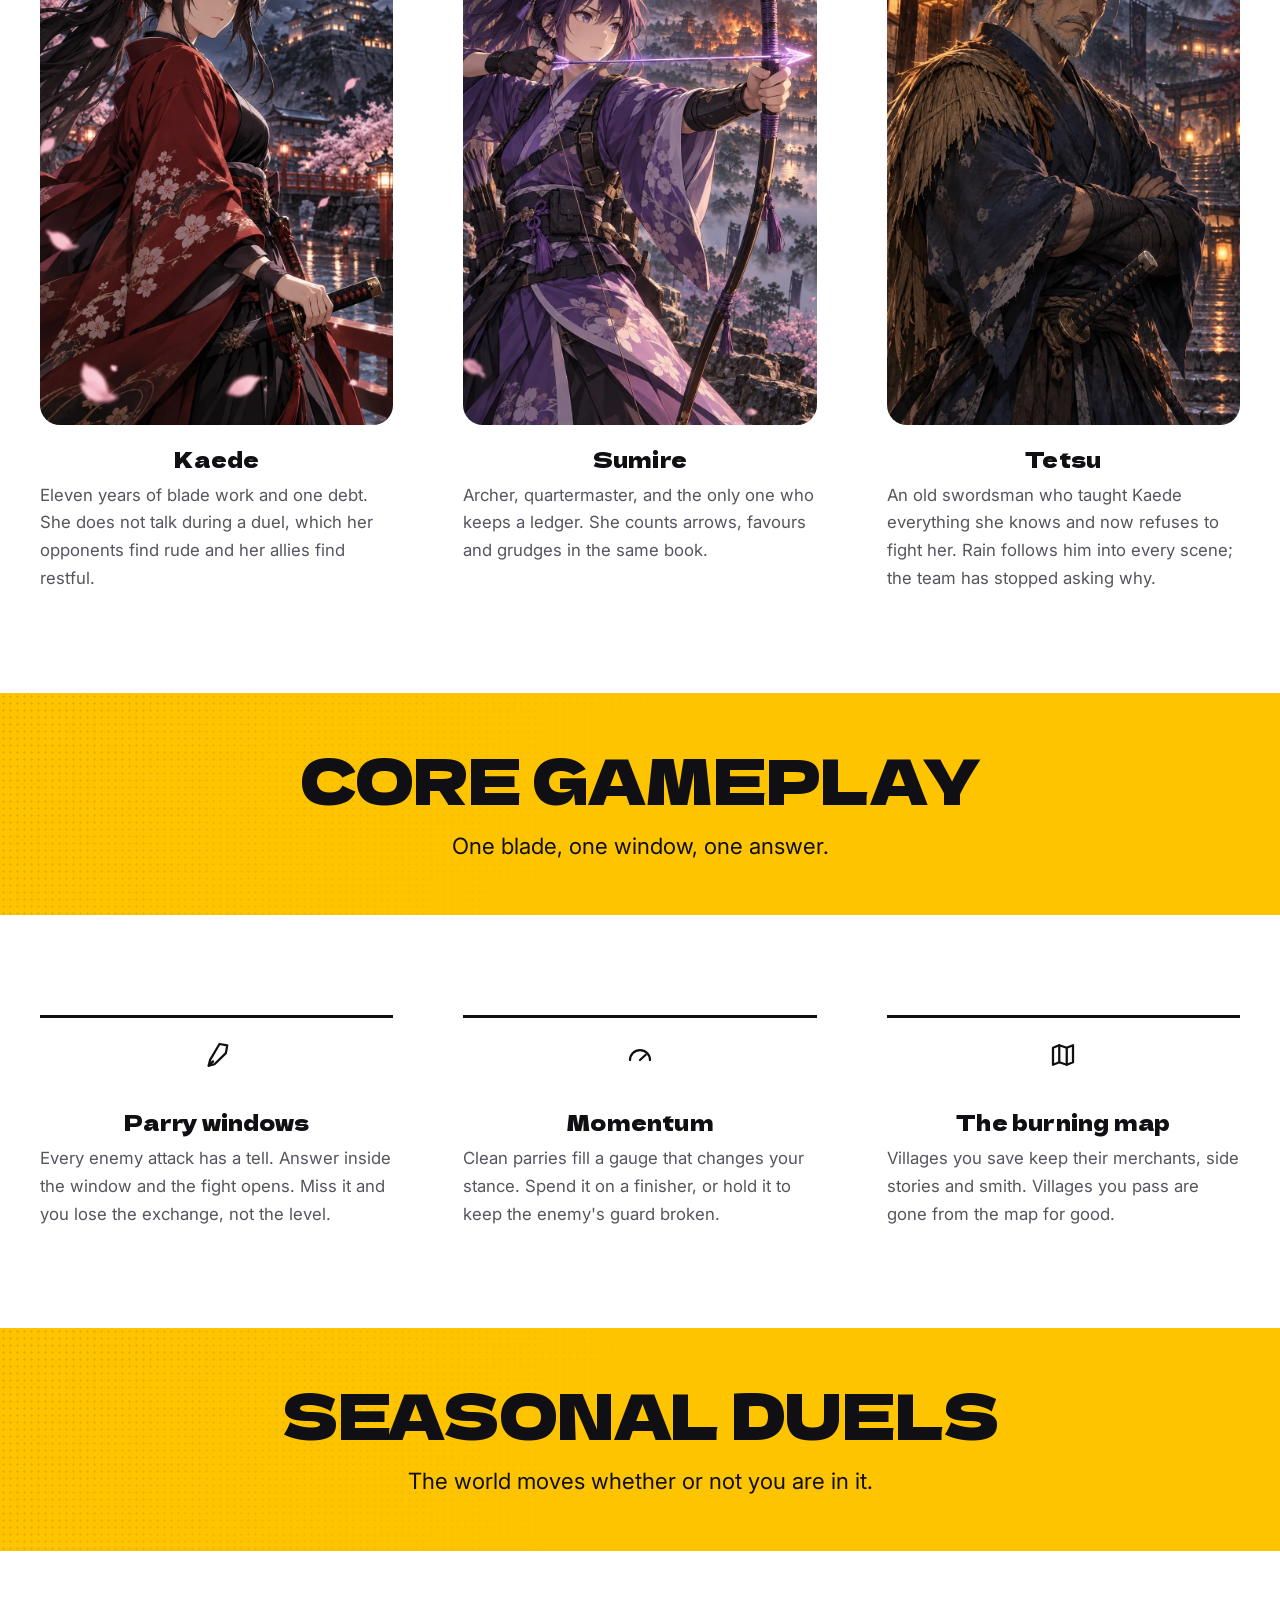
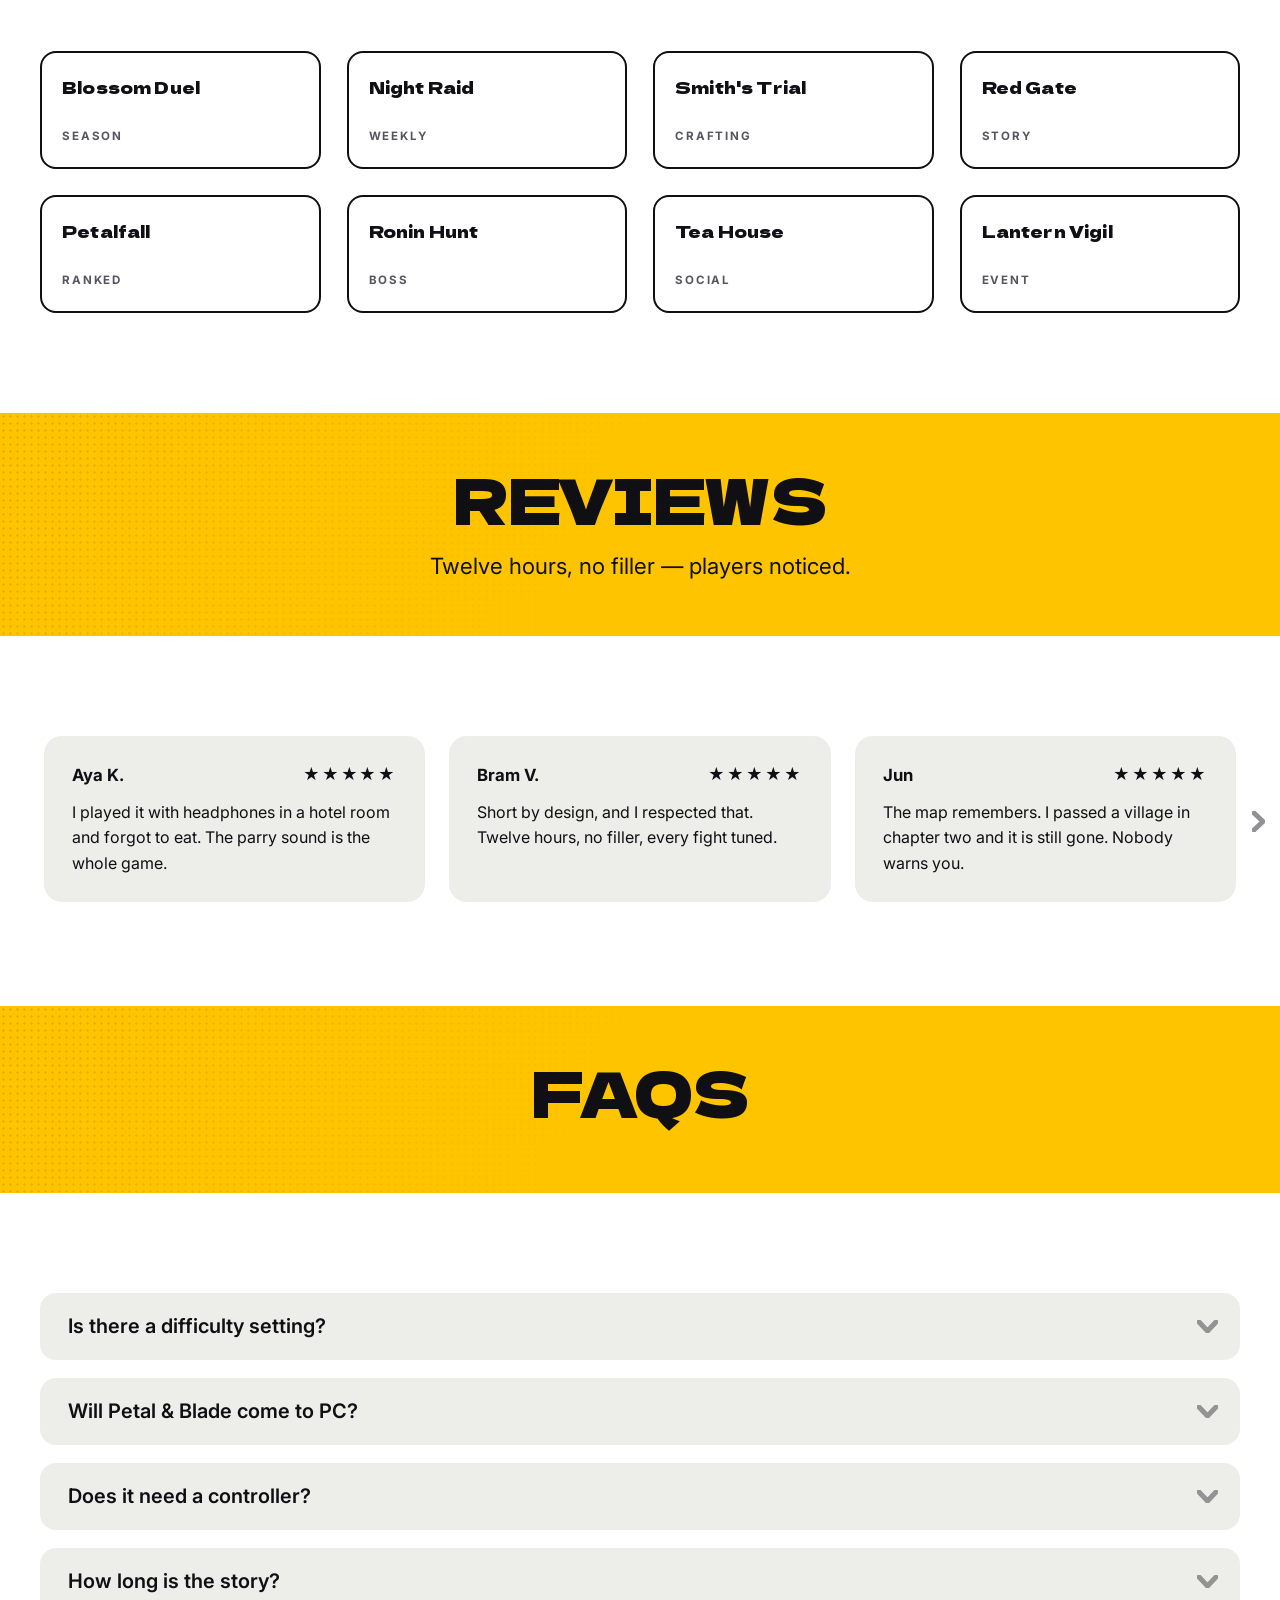
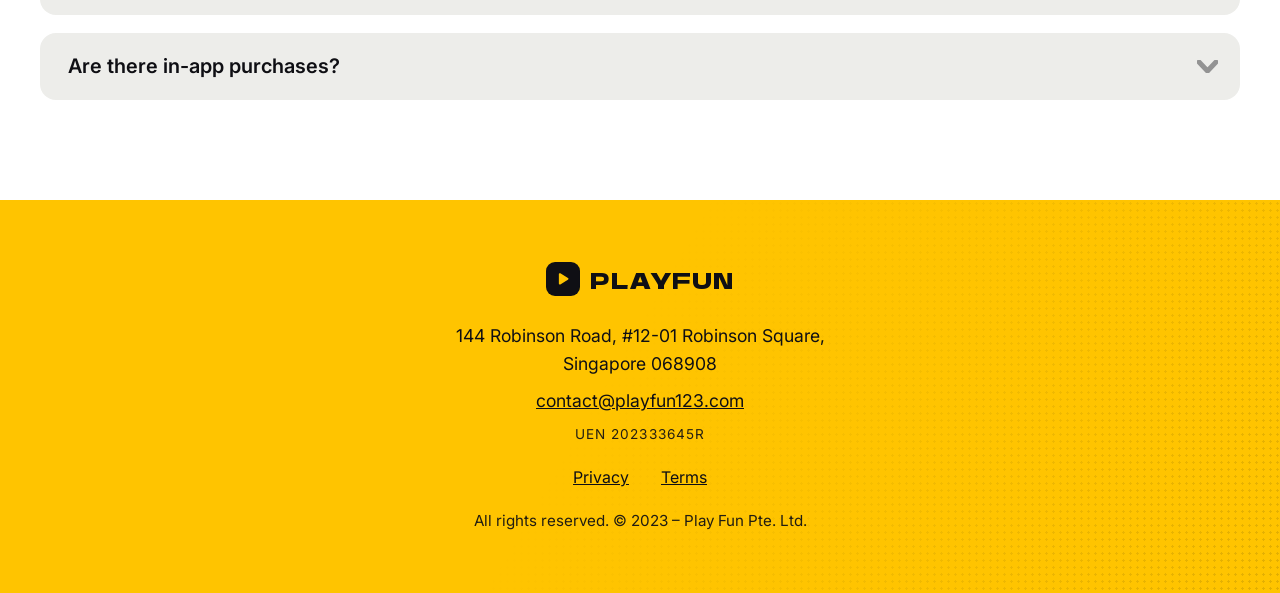
<file: petal-and-blade.html>
<!DOCTYPE html>
<html lang="en">
<head>
<meta charset="UTF-8">
<meta name="viewport" content="width=device-width, initial-scale=1">
<title>Petal &amp; Blade — Play Fun</title>
<meta name="description" content="Petal & Blade — a parry-driven swordplay action RPG set in a burning Edo. Play Fun Pte. Ltd., Singapore.">
<link rel="canonical" href="https://playfun123.com/petal-and-blade.html">
<meta property="og:type" content="website">
<meta property="og:site_name" content="Play Fun">
<meta property="og:title" content="Petal &amp; Blade">
<meta property="og:description" content="Petal & Blade — a parry-driven swordplay action RPG set in a burning Edo. Play Fun Pte. Ltd., Singapore.">
<meta property="og:url" content="https://playfun123.com/petal-and-blade.html">
<meta property="og:image" content="https://playfun123.com/assets/banner-petal.webp">
<meta name="theme-color" content="#FFC400">
<link rel="icon" href="favicon.svg" type="image/svg+xml">
<link rel="preconnect" href="https://fonts.googleapis.com">
<link rel="preconnect" href="https://fonts.gstatic.com" crossorigin>
<link href="https://fonts.googleapis.com/css2?family=Dela+Gothic+One&family=Inter:wght@300;400;500;600;700&display=swap" rel="stylesheet">
<link rel="stylesheet" href="styles.css?v=2">
</head>
<body>

<a class="skip-link" href="#main">Skip to content</a>

<svg class="icon-sprite" style="position:absolute;width:0;height:0;overflow:hidden" aria-hidden="true" focusable="false">
  <symbol id="i-play" viewBox="0 0 14 16"><path d="M2 2.2c0-.8.9-1.3 1.6-.9l8.2 5.1c.7.4.7 1.4 0 1.8l-8.2 5.1c-.7.4-1.6-.1-1.6-.9V2.2z"/></symbol>
  <symbol id="i-apple" viewBox="0 0 20 22"><path d="M15.6 12.1c0-2.6 2.1-3.8 2.2-3.9-1.2-1.8-3.1-2-3.7-2-1.6-.2-3.1.9-3.9.9-.8 0-2-.9-3.3-.9-1.7 0-3.2 1-4.1 2.5-1.7 3-.4 7.4 1.3 9.8.8 1.2 1.8 2.5 3.1 2.4 1.3-.1 1.7-.8 3.2-.8s1.9.8 3.2.8c1.4 0 2.2-1.2 3-2.4.7-1 1.1-2 1.4-2.8-.1 0-2.4-1-2.4-3.6zM13.2 4.6c.7-.8 1.2-2 1-3.1-1 0-2.3.7-3 1.5-.7.8-1.3 2-1.1 3.1 1.2.1 2.4-.6 3.1-1.5z"/></symbol>
  <symbol id="i-gplay" viewBox="0 0 20 22"><path d="M2.6 1.7c-.3.3-.5.8-.5 1.4v15.8c0 .6.2 1.1.5 1.4l.1.1 8.8-8.8v-.2L2.6 1.7z"/><path d="M14.4 14.7 11.6 12v-.2l2.8-2.7 3.4 1.9c1 .6 1 1.5 0 2.1l-3.4 1.6z" opacity=".85"/><path d="M14.4 14.7 11.6 12 2.6 20.9c.4.3.9.3 1.5 0l10.3-6.2" opacity=".7"/><path d="M14.4 7.3 4.1 1.1c-.6-.3-1.1-.3-1.5 0l9 9 2.8-2.8z" opacity=".6"/></symbol>
  <symbol id="i-arrow" viewBox="0 0 20 17"><path d="M1 8.5h18M13 1.5l6 7-6 7"/></symbol>
  <symbol id="i-chev" viewBox="0 0 13 21"><path d="M2 2l9 8.5-9 8.5"/></symbol>
</svg>

<svg class="icon-sprite" style="position:absolute;width:0;height:0;overflow:hidden" aria-hidden="true" focusable="false"><symbol id="i-target" viewBox="0 0 24 24"><circle cx="12" cy="12" r="8"/><circle cx="12" cy="12" r="2.4"/></symbol>
<symbol id="i-gear" viewBox="0 0 24 24"><circle cx="12" cy="12" r="3"/><path d="M12 3v2.4M12 18.6V21M3 12h2.4M18.6 12H21M5.7 5.7l1.7 1.7M16.6 16.6l1.7 1.7M18.3 5.7l-1.7 1.7M7.4 16.6l-1.7 1.7"/></symbol>
<symbol id="i-link" viewBox="0 0 24 24"><path d="M9.5 14.5l5-5"/><path d="M11 6.6l1.5-1.5a4 4 0 015.7 5.7L16.7 12"/><path d="M13 17.4l-1.5 1.5a4 4 0 01-5.7-5.7L7.3 12"/></symbol>
<symbol id="i-blade" viewBox="0 0 24 24"><path d="M14 3.2l6.2 1.1-1.1 6.2L10 19.4l-4.6 1.1 1.1-4.6z"/><path d="M5.4 20.5l3.4-3.4"/></symbol>
<symbol id="i-gauge" viewBox="0 0 24 24"><path d="M4 16a8 8 0 1116 0"/><path d="M12 16l4.6-4.2"/></symbol>
<symbol id="i-map" viewBox="0 0 24 24"><path d="M4 6.2l5-2 6 2 5-2v13.6l-5 2-6-2-5 2z"/><path d="M9 4.2v13.6M15 6.2v13.6"/></symbol>
<symbol id="i-deck" viewBox="0 0 24 24"><rect x="4" y="6.4" width="9.6" height="13.8" rx="1.6"/><path d="M9.2 3.4h8.2a2 2 0 012 2v11.8"/></symbol>
<symbol id="i-contract" viewBox="0 0 24 24"><path d="M6.2 3.4h8.6l4 4v13.2H6.2z"/><path d="M14.4 3.4v4.4h4.4"/><path d="M9.2 13h6.6M9.2 16.6h4.6"/></symbol>
<symbol id="i-clock" viewBox="0 0 24 24"><circle cx="12" cy="12" r="8.4"/><path d="M12 7.2v5.4l3.8 2"/></symbol></svg>


<header class="header">
  <div class="header-container">
    <a class="logo" href="index.html" aria-label="Play Fun home">
      <span class="logo-mark"><svg><use href="#i-play"/></svg></span>
      <span class="logo-word">PLAY<span>FUN</span></span>
    </a>
    <nav class="navigation" aria-label="Main">
      <button class="menu-toggle" type="button" aria-label="Menu" aria-expanded="false" aria-controls="nav-links">
        <span></span><span></span><span></span>
      </button>
      <ul class="nav-links" id="nav-links">
        <li><a href="index.html#about">About</a></li>
        <li><a href="index.html#games">Games</a></li>
        <li><a href="index.html#careers">Careers</a></li>
        <li><a href="index.html#contact">Contact</a></li>
      </ul>
    </nav>
  </div>
</header>

<main id="main">

  <section class="ts-hero" aria-label="Petal &amp; Blade key art">
    <img class="ts-cover" src="assets/banner-petal.webp" alt="A swordswoman standing in a storm of petals before a burning castle gate">
    <p class="ts-logo">PETAL &AMP; BLADE</p>
  </section>


  <section class="ts-intro">
    <div>
      <p class="ts-tag">Swordplay action RPG</p>
      <h1 class="ts-title">Petal &amp; Blade</h1>
      <p>Petal &amp; Blade is a hand-painted action RPG set in an Edo that has been burning for eleven years. You play a swordswoman working off a debt to a castle that no longer exists, one duel at a time.</p>
      <p>Combat runs on parry timing rather than combo lists. Read the blade, answer it, and the fight ends in two cuts. Read it wrong and it ends in one.</p>
      
        <div class="app-buttons">
          <a class="store-badge" href="https://apps.apple.com/search?term=Play%20Fun" target="_blank" rel="noopener">
            <svg><use href="#i-apple"/></svg>
            <span class="sb-text"><small>Download on the</small><strong>App Store</strong></span>
          </a>
          <a class="store-badge" href="https://play.google.com/store/search?q=Play%20Fun&amp;c=apps" target="_blank" rel="noopener">
            <svg><use href="#i-gplay"/></svg>
            <span class="sb-text"><small>Get it on</small><strong>Google Play</strong></span>
          </a>
        </div>

    </div>
  </section>


  <section class="ts-band screentone">
    <div>
      <h2>The three who ride with her</h2>
      <p>A sword, a ledger, and a man the rain follows.</p>
    </div>
  </section>

  <section class="ts-section">
    <div class="ts-grid ts-grid-3">
      <figure class="ts-card">
        <img src="assets/cast-petal-1.webp" alt="Kaede" loading="lazy">
        <h3>Kaede</h3>
        <p>Eleven years of blade work and one debt. She does not talk during a duel, which her opponents find rude and her allies find restful.</p>
      </figure>
      <figure class="ts-card">
        <img src="assets/cast-petal-2.webp" alt="Sumire" loading="lazy">
        <h3>Sumire</h3>
        <p>Archer, quartermaster, and the only one who keeps a ledger. She counts arrows, favours and grudges in the same book.</p>
      </figure>
      <figure class="ts-card">
        <img src="assets/cast-petal-3.webp" alt="Tetsu" loading="lazy">
        <h3>Tetsu</h3>
        <p>An old swordsman who taught Kaede everything she knows and now refuses to fight her. Rain follows him into every scene; the team has stopped asking why.</p>
      </figure>
    </div>
  </section>


  <section class="ts-band screentone">
    <div>
      <h2>Core gameplay</h2>
      <p>One blade, one window, one answer.</p>
    </div>
  </section>

  <section class="ts-section">
    <div class="ts-grid ts-grid-3">
      <article class="ts-card is-text">
        <svg class="feature-icon" viewBox="0 0 24 24" aria-hidden="true"><use href="#i-blade"/></svg>
        <h3>Parry windows</h3>
        <p>Every enemy attack has a tell. Answer inside the window and the fight opens. Miss it and you lose the exchange, not the level.</p>
      </article>
      <article class="ts-card is-text">
        <svg class="feature-icon" viewBox="0 0 24 24" aria-hidden="true"><use href="#i-gauge"/></svg>
        <h3>Momentum</h3>
        <p>Clean parries fill a gauge that changes your stance. Spend it on a finisher, or hold it to keep the enemy's guard broken.</p>
      </article>
      <article class="ts-card is-text">
        <svg class="feature-icon" viewBox="0 0 24 24" aria-hidden="true"><use href="#i-map"/></svg>
        <h3>The burning map</h3>
        <p>Villages you save keep their merchants, side stories and smith. Villages you pass are gone from the map for good.</p>
      </article>
    </div>
  </section>


  <section class="ts-band screentone">
    <div>
      <h2>Seasonal duels</h2>
      <p>The world moves whether or not you are in it.</p>
    </div>
  </section>

  <section class="ts-section">
    <div class="ts-grid ts-grid-4">
      <figure class="ts-tile">
        <figcaption>Blossom Duel</figcaption>
        <span>Season</span>
      </figure>
      <figure class="ts-tile">
        <figcaption>Night Raid</figcaption>
        <span>Weekly</span>
      </figure>
      <figure class="ts-tile">
        <figcaption>Smith's Trial</figcaption>
        <span>Crafting</span>
      </figure>
      <figure class="ts-tile">
        <figcaption>Red Gate</figcaption>
        <span>Story</span>
      </figure>
      <figure class="ts-tile">
        <figcaption>Petalfall</figcaption>
        <span>Ranked</span>
      </figure>
      <figure class="ts-tile">
        <figcaption>Ronin Hunt</figcaption>
        <span>Boss</span>
      </figure>
      <figure class="ts-tile">
        <figcaption>Tea House</figcaption>
        <span>Social</span>
      </figure>
      <figure class="ts-tile">
        <figcaption>Lantern Vigil</figcaption>
        <span>Event</span>
      </figure>
    </div>
  </section>


  <section class="ts-band screentone">
    <div>
      <h2>Reviews</h2>
      <p>Twelve hours, no filler — players noticed.</p>
    </div>
  </section>

  <section class="ts-section">
    <div class="ts-carousel">
      <button class="ts-carousel-btn prev" type="button" aria-label="Previous reviews">
        <svg><use href="#i-chev"/></svg>
      </button>
      <div class="ts-carousel-track">
        <blockquote class="ts-review">
          <div class="ts-review-head">
            <h3>Aya K.</h3>
            <p class="ts-stars" aria-label="Rated 5 out of 5"><span aria-hidden="true">★★★★★</span></p>
          </div>
          <p>I played it with headphones in a hotel room and forgot to eat. The parry sound is the whole game.</p>
        </blockquote>
        <blockquote class="ts-review">
          <div class="ts-review-head">
            <h3>Bram V.</h3>
            <p class="ts-stars" aria-label="Rated 5 out of 5"><span aria-hidden="true">★★★★★</span></p>
          </div>
          <p>Short by design, and I respected that. Twelve hours, no filler, every fight tuned.</p>
        </blockquote>
        <blockquote class="ts-review">
          <div class="ts-review-head">
            <h3>Jun</h3>
            <p class="ts-stars" aria-label="Rated 5 out of 5"><span aria-hidden="true">★★★★★</span></p>
          </div>
          <p>The map remembers. I passed a village in chapter two and it is still gone. Nobody warns you.</p>
        </blockquote>
        <blockquote class="ts-review">
          <div class="ts-review-head">
            <h3>S. Lim</h3>
            <p class="ts-stars" aria-label="Rated 5 out of 5"><span aria-hidden="true">★★★★★</span></p>
          </div>
          <p>Best swordplay on a touchscreen, and it does not need a controller to prove it.</p>
        </blockquote>
        <blockquote class="ts-review">
          <div class="ts-review-head">
            <h3>Ivy N.</h3>
            <p class="ts-stars" aria-label="Rated 5 out of 5"><span aria-hidden="true">★★★★★</span></p>
          </div>
          <p>The archer counts arrows. I counted mine back. That kind of care is rare on mobile.</p>
        </blockquote>
      </div>
      <button class="ts-carousel-btn next" type="button" aria-label="More reviews">
        <svg><use href="#i-chev"/></svg>
      </button>
    </div>
  </section>


  <section class="ts-band screentone">
    <div>
      <h2>FAQs</h2>
    </div>
  </section>

  <section class="ts-section">
    <div class="ts-faq">
      <details>
        <summary><h3>Is there a difficulty setting?</h3><svg class="chevron"><use href="#i-chev"/></svg></summary>
        <div class="ts-faq-answer"><p>Three of them: Story (parry windows relaxed, duels cannot be failed), Blade (the intended tuning), and Iron (one hit, no retries inside a chapter). You can change it between chapters.</p></div>
      </details>
      <details>
        <summary><h3>Will Petal &amp; Blade come to PC?</h3><svg class="chevron"><use href="#i-chev"/></svg></summary>
        <div class="ts-faq-answer"><p>A Steam build is in testing. Mobile ships first; we will announce the PC date when it is fixed, not before.</p></div>
      </details>
      <details>
        <summary><h3>Does it need a controller?</h3><svg class="chevron"><use href="#i-chev"/></svg></summary>
        <div class="ts-faq-answer"><p>No. Touch controls are the primary scheme and were tuned first. Bluetooth controllers work on both platforms.</p></div>
      </details>
      <details>
        <summary><h3>How long is the story?</h3><svg class="chevron"><use href="#i-chev"/></svg></summary>
        <div class="ts-faq-answer"><p>About twelve hours for the main line, twenty for a completionist run.</p></div>
      </details>
      <details>
        <summary><h3>Are there in-app purchases?</h3><svg class="chevron"><use href="#i-chev"/></svg></summary>
        <div class="ts-faq-answer"><p>One expansion chapter a year, sold once. No energy, no gacha, no ads.</p></div>
      </details>
    </div>
  </section>

</main>

<footer id="contact" class="screentone">
  <div>
    <a class="footer-logo" href="index.html" aria-label="Play Fun home">
      <span class="logo-mark"><svg><use href="#i-play"/></svg></span>
      <span class="logo-word">PLAYFUN</span>
    </a>
    <p>144 Robinson Road, #12-01 Robinson Square,<br>Singapore 068908</p>
    <p><a href="mailto:contact@playfun123.com">contact@playfun123.com</a></p>
    <p class="uen">UEN 202333645R</p>
    <div class="legal-links">
      <a href="privacy.html">Privacy</a>
      <a href="terms.html">Terms</a>
    </div>
    <p class="copyright">All rights reserved. © 2023 – Play Fun Pte. Ltd.</p>
  </div>
</footer>

<script src="script.js?v=2" defer></script>
</body>
</html>
</file>
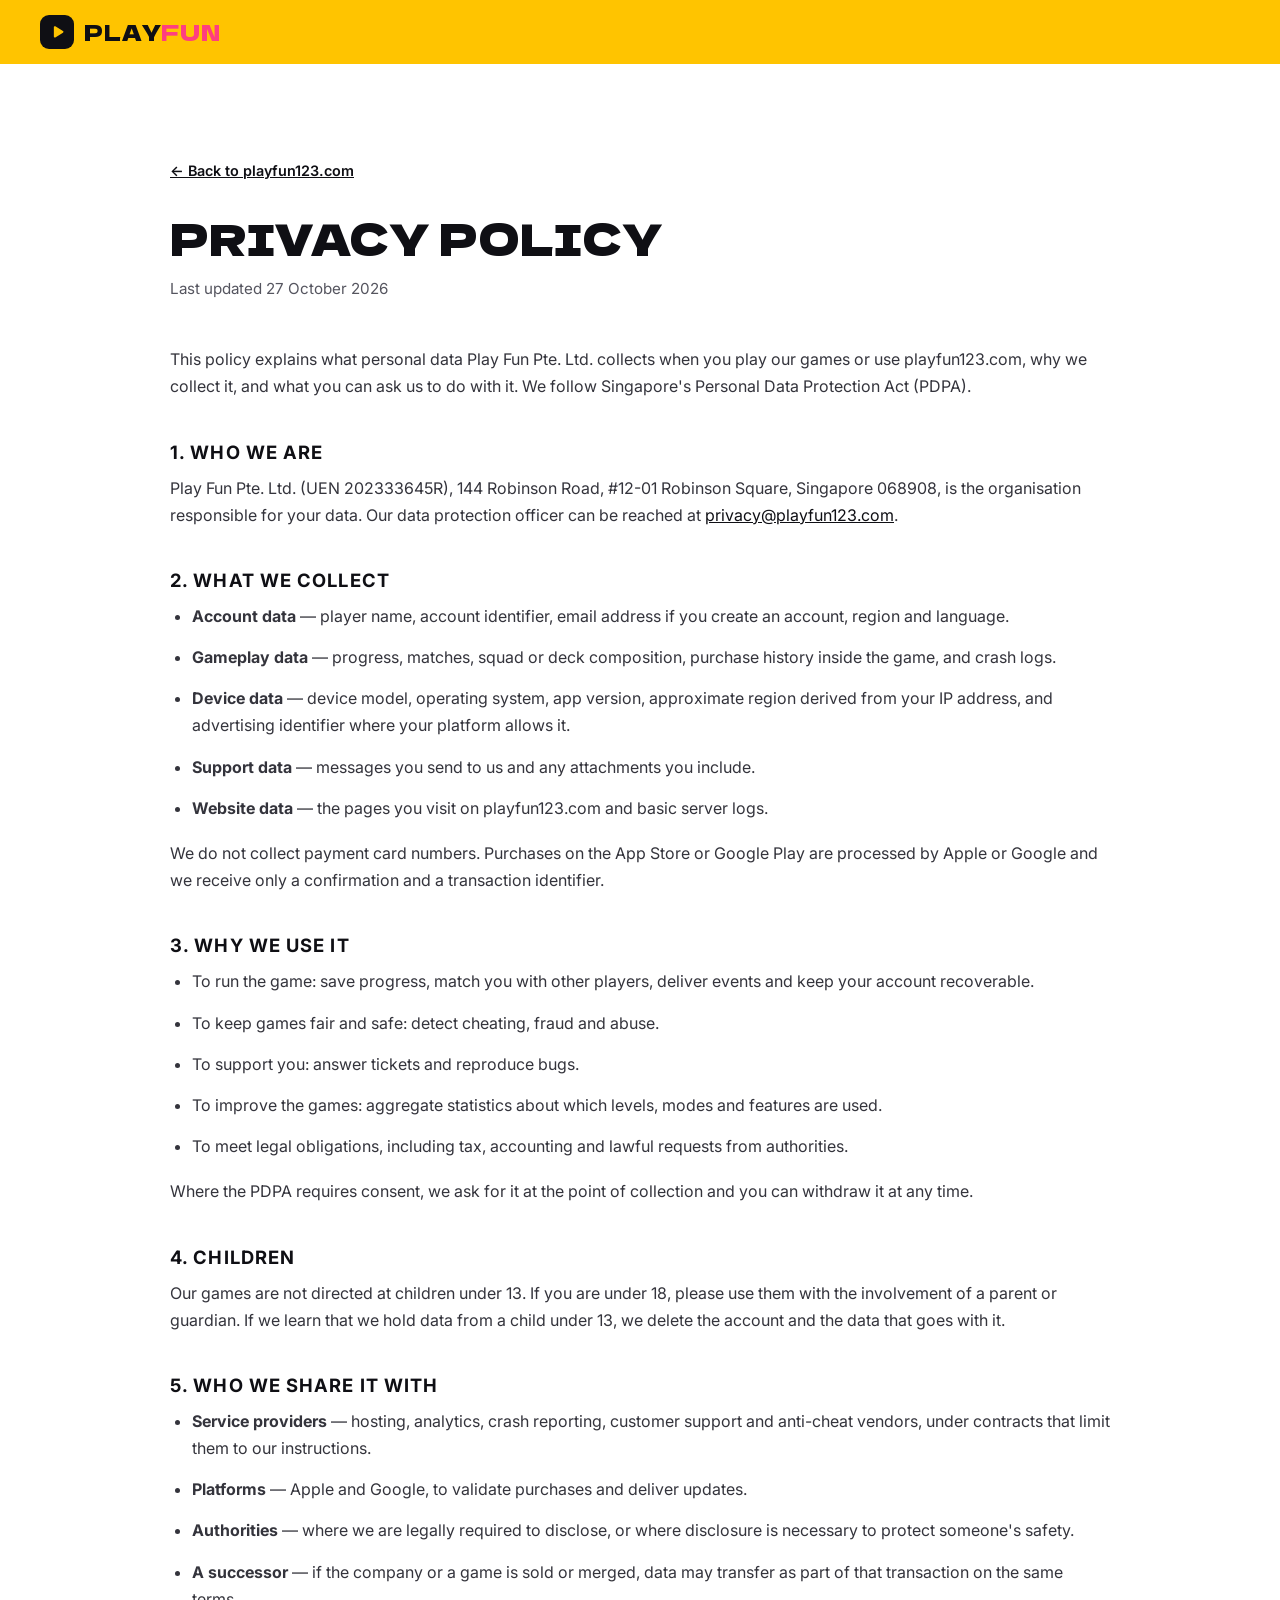
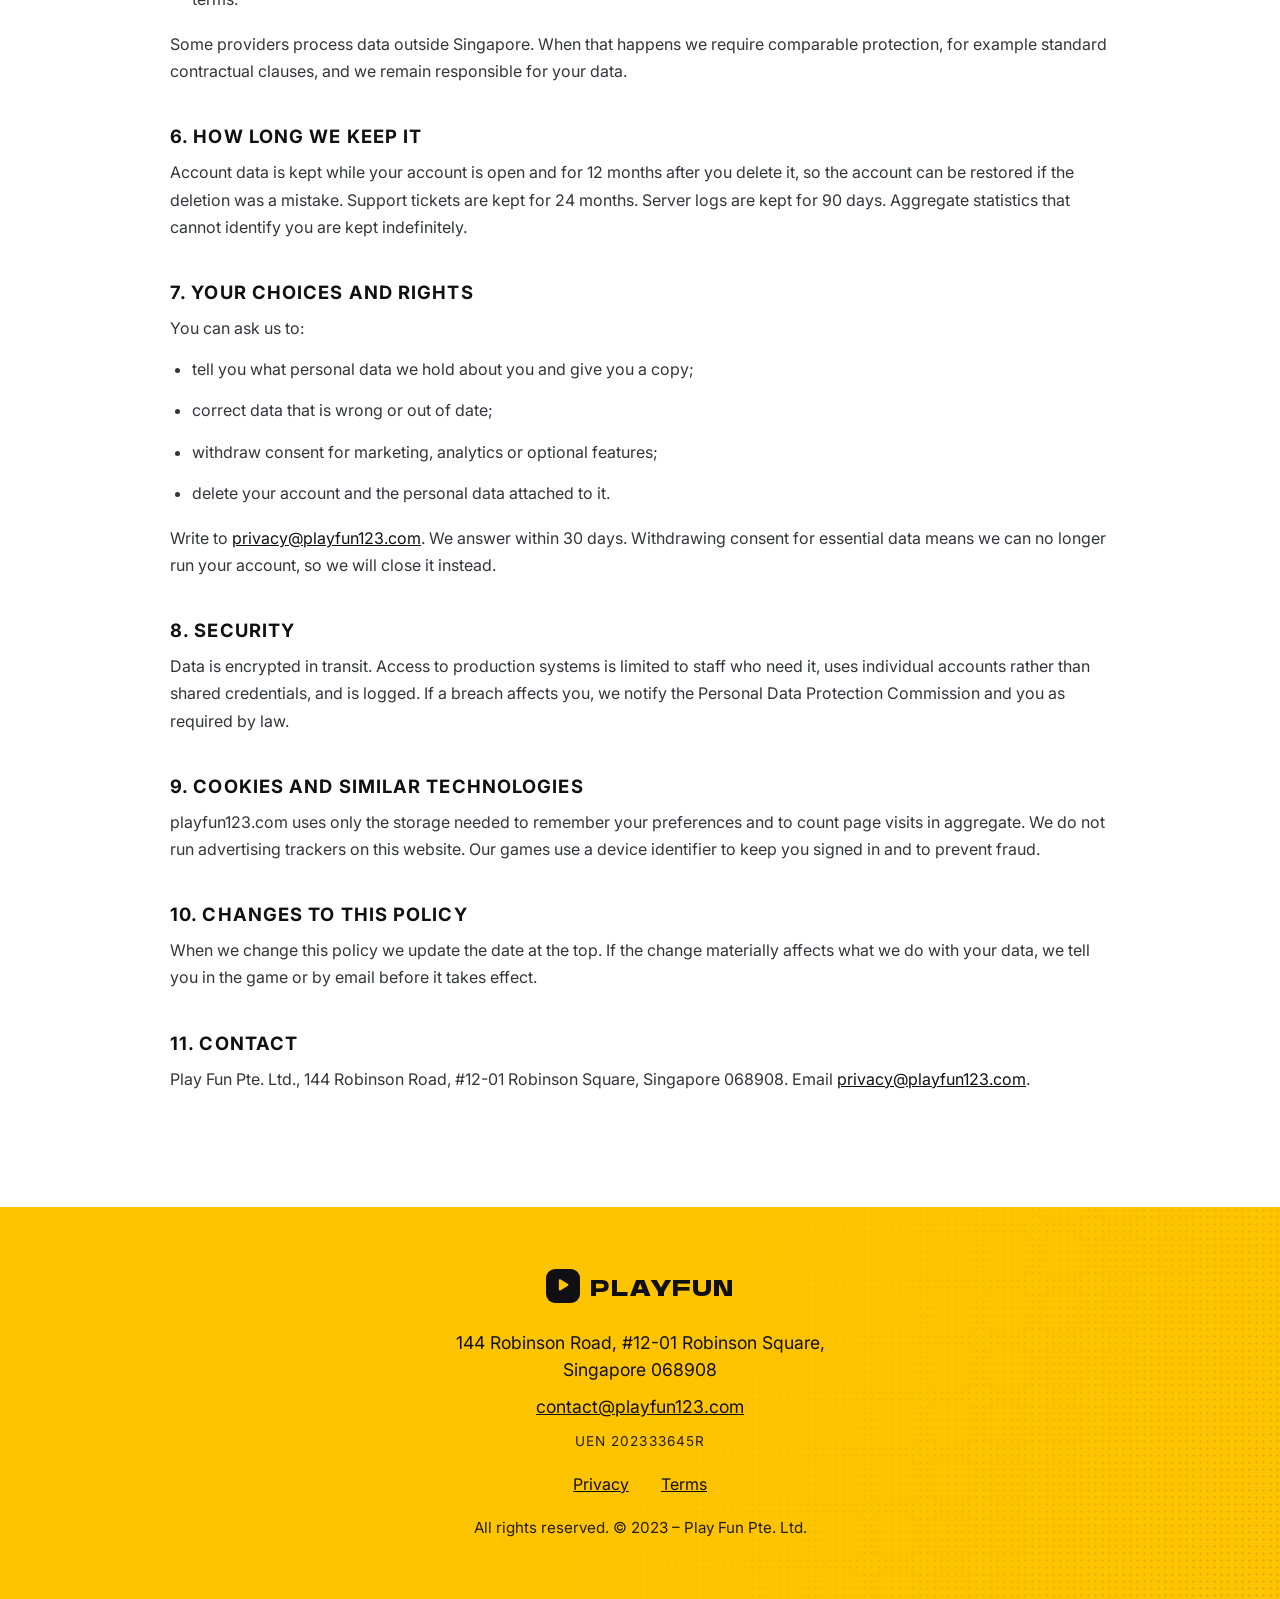
<file: privacy.html>
<!DOCTYPE html>
<html lang="en">
<head>
<meta charset="UTF-8">
<meta name="viewport" content="width=device-width, initial-scale=1">
<title>Privacy Policy — Play Fun</title>
<meta name="description" content="How Play Fun Pte. Ltd. collects, uses and protects personal data across its games and playfun123.com.">
<link rel="canonical" href="https://playfun123.com/privacy.html">
<meta name="theme-color" content="#FFC400">
<link rel="icon" href="favicon.svg" type="image/svg+xml">
<link rel="preconnect" href="https://fonts.googleapis.com">
<link rel="preconnect" href="https://fonts.gstatic.com" crossorigin>
<link href="https://fonts.googleapis.com/css2?family=Dela+Gothic+One&family=Inter:wght@300;400;500;600;700&display=swap" rel="stylesheet">
<link rel="stylesheet" href="styles.css?v=2">
</head>
<body>

<svg class="icon-sprite" style="position:absolute;width:0;height:0;overflow:hidden" aria-hidden="true" focusable="false">
  <symbol id="i-play" viewBox="0 0 14 16"><path d="M2 2.2c0-.8.9-1.3 1.6-.9l8.2 5.1c.7.4.7 1.4 0 1.8l-8.2 5.1c-.7.4-1.6-.1-1.6-.9V2.2z"/></symbol>
</svg>

<header class="header">
  <div class="header-container">
    <a class="logo" href="index.html" aria-label="Play Fun home">
      <span class="logo-mark"><svg><use href="#i-play"/></svg></span>
      <span class="logo-word">PLAY<span>FUN</span></span>
    </a>
  </div>
</header>

<main id="main">
  <div class="legal-wrap">
    <a class="legal-back" href="index.html">&larr; Back to playfun123.com</a>
    <h1>Privacy Policy</h1>
    <p class="legal-date">Last updated 27 October 2026</p>

    <p>This policy explains what personal data Play Fun Pte. Ltd. collects when you play our games or use playfun123.com, why we collect it, and what you can ask us to do with it. We follow Singapore's Personal Data Protection Act (PDPA).</p>

    <h2>1. Who we are</h2>
    <p>Play Fun Pte. Ltd. (UEN 202333645R), 144 Robinson Road, #12-01 Robinson Square, Singapore 068908, is the organisation responsible for your data. Our data protection officer can be reached at <a href="mailto:privacy@playfun123.com">privacy@playfun123.com</a>.</p>

    <h2>2. What we collect</h2>
    <ul>
      <li><strong>Account data</strong> — player name, account identifier, email address if you create an account, region and language.</li>
      <li><strong>Gameplay data</strong> — progress, matches, squad or deck composition, purchase history inside the game, and crash logs.</li>
      <li><strong>Device data</strong> — device model, operating system, app version, approximate region derived from your IP address, and advertising identifier where your platform allows it.</li>
      <li><strong>Support data</strong> — messages you send to us and any attachments you include.</li>
      <li><strong>Website data</strong> — the pages you visit on playfun123.com and basic server logs.</li>
    </ul>
    <p>We do not collect payment card numbers. Purchases on the App Store or Google Play are processed by Apple or Google and we receive only a confirmation and a transaction identifier.</p>

    <h2>3. Why we use it</h2>
    <ul>
      <li>To run the game: save progress, match you with other players, deliver events and keep your account recoverable.</li>
      <li>To keep games fair and safe: detect cheating, fraud and abuse.</li>
      <li>To support you: answer tickets and reproduce bugs.</li>
      <li>To improve the games: aggregate statistics about which levels, modes and features are used.</li>
      <li>To meet legal obligations, including tax, accounting and lawful requests from authorities.</li>
    </ul>
    <p>Where the PDPA requires consent, we ask for it at the point of collection and you can withdraw it at any time.</p>

    <h2>4. Children</h2>
    <p>Our games are not directed at children under 13. If you are under 18, please use them with the involvement of a parent or guardian. If we learn that we hold data from a child under 13, we delete the account and the data that goes with it.</p>

    <h2>5. Who we share it with</h2>
    <ul>
      <li><strong>Service providers</strong> — hosting, analytics, crash reporting, customer support and anti-cheat vendors, under contracts that limit them to our instructions.</li>
      <li><strong>Platforms</strong> — Apple and Google, to validate purchases and deliver updates.</li>
      <li><strong>Authorities</strong> — where we are legally required to disclose, or where disclosure is necessary to protect someone's safety.</li>
      <li><strong>A successor</strong> — if the company or a game is sold or merged, data may transfer as part of that transaction on the same terms.</li>
    </ul>
    <p>Some providers process data outside Singapore. When that happens we require comparable protection, for example standard contractual clauses, and we remain responsible for your data.</p>

    <h2>6. How long we keep it</h2>
    <p>Account data is kept while your account is open and for 12 months after you delete it, so the account can be restored if the deletion was a mistake. Support tickets are kept for 24 months. Server logs are kept for 90 days. Aggregate statistics that cannot identify you are kept indefinitely.</p>

    <h2>7. Your choices and rights</h2>
    <p>You can ask us to:</p>
    <ul>
      <li>tell you what personal data we hold about you and give you a copy;</li>
      <li>correct data that is wrong or out of date;</li>
      <li>withdraw consent for marketing, analytics or optional features;</li>
      <li>delete your account and the personal data attached to it.</li>
    </ul>
    <p>Write to <a href="mailto:privacy@playfun123.com">privacy@playfun123.com</a>. We answer within 30 days. Withdrawing consent for essential data means we can no longer run your account, so we will close it instead.</p>

    <h2>8. Security</h2>
    <p>Data is encrypted in transit. Access to production systems is limited to staff who need it, uses individual accounts rather than shared credentials, and is logged. If a breach affects you, we notify the Personal Data Protection Commission and you as required by law.</p>

    <h2>9. Cookies and similar technologies</h2>
    <p>playfun123.com uses only the storage needed to remember your preferences and to count page visits in aggregate. We do not run advertising trackers on this website. Our games use a device identifier to keep you signed in and to prevent fraud.</p>

    <h2>10. Changes to this policy</h2>
    <p>When we change this policy we update the date at the top. If the change materially affects what we do with your data, we tell you in the game or by email before it takes effect.</p>

    <h2>11. Contact</h2>
    <p>Play Fun Pte. Ltd., 144 Robinson Road, #12-01 Robinson Square, Singapore 068908. Email <a href="mailto:privacy@playfun123.com">privacy@playfun123.com</a>.</p>
  </div>
</main>

<footer class="screentone">
  <div>
    <a class="footer-logo" href="index.html" aria-label="Play Fun home">
      <span class="logo-mark"><svg><use href="#i-play"/></svg></span>
      <span class="logo-word">PLAYFUN</span>
    </a>
    <p>144 Robinson Road, #12-01 Robinson Square,<br>Singapore 068908</p>
    <p><a href="mailto:contact@playfun123.com">contact@playfun123.com</a></p>
    <p class="uen">UEN 202333645R</p>
    <div class="legal-links">
      <a href="privacy.html">Privacy</a>
      <a href="terms.html">Terms</a>
    </div>
    <p class="copyright">All rights reserved. © 2023 – Play Fun Pte. Ltd.</p>
  </div>
</footer>

</body>
</html>
</file>
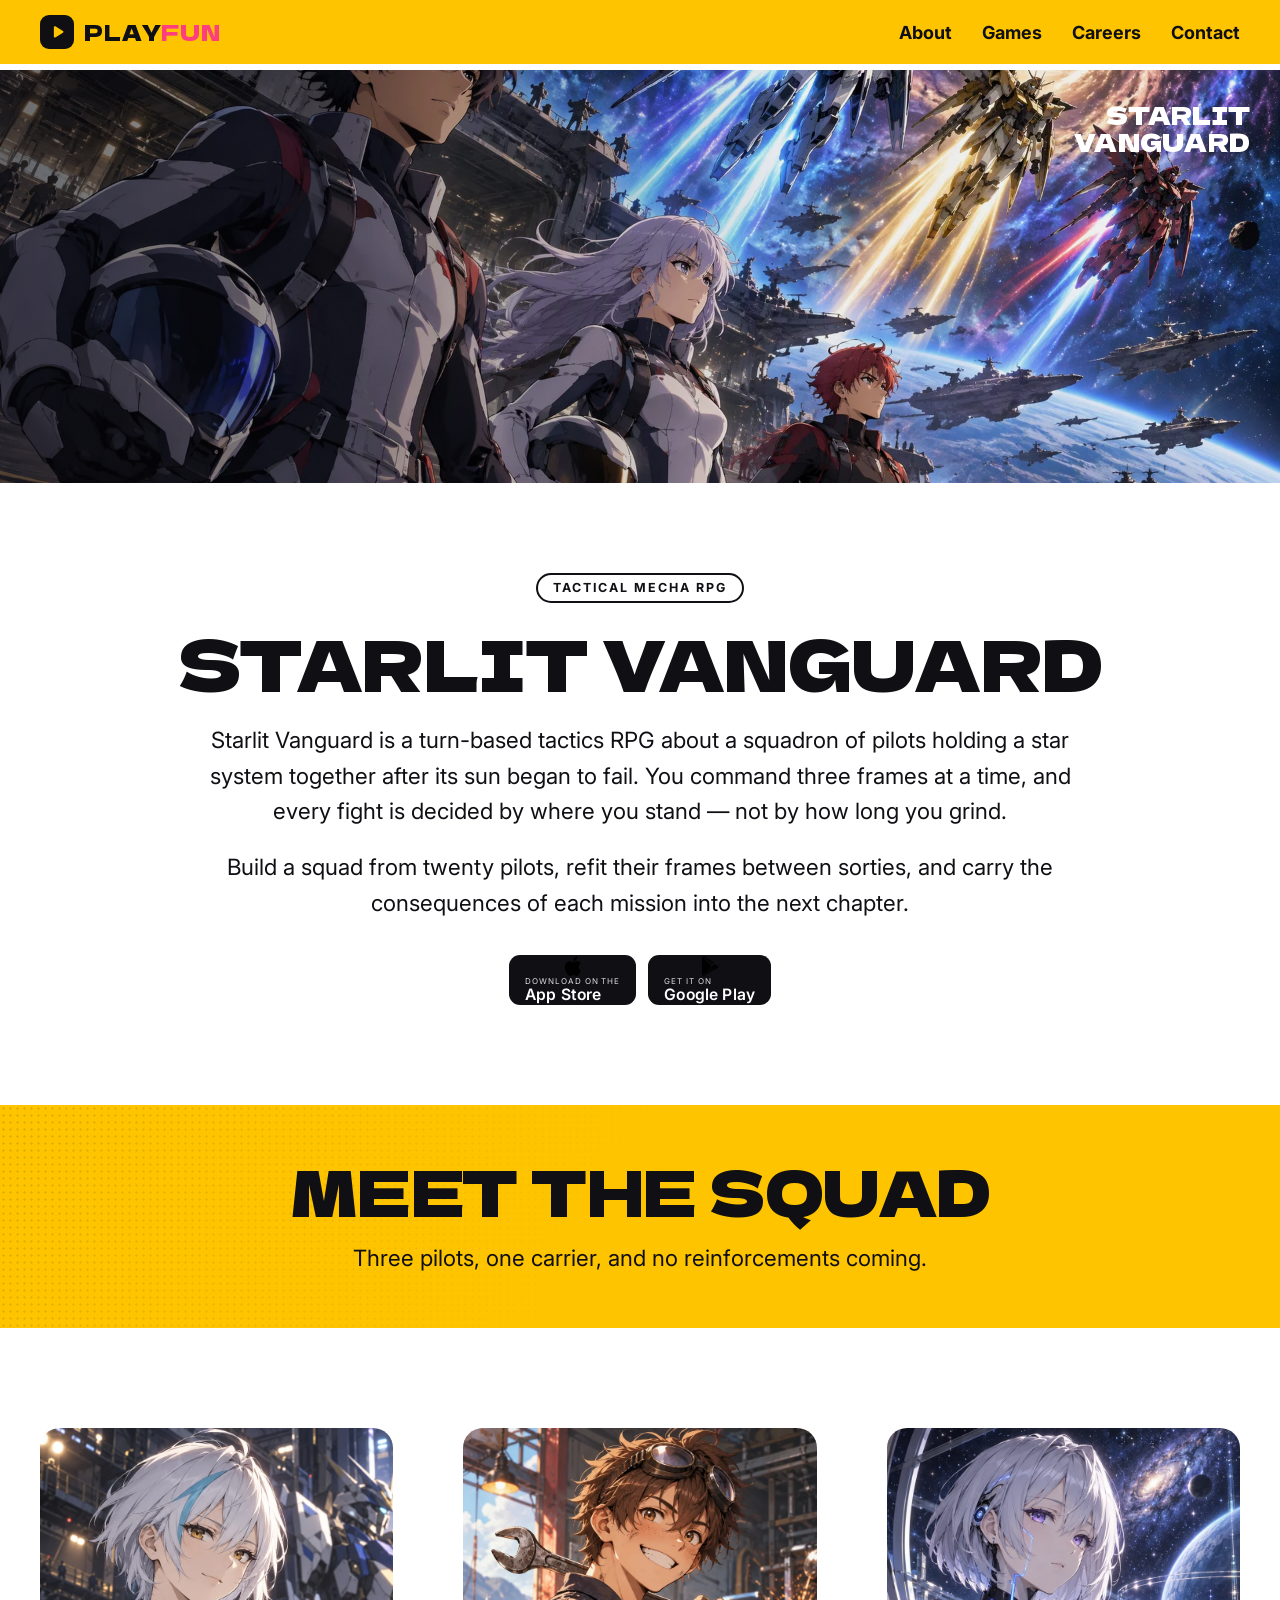
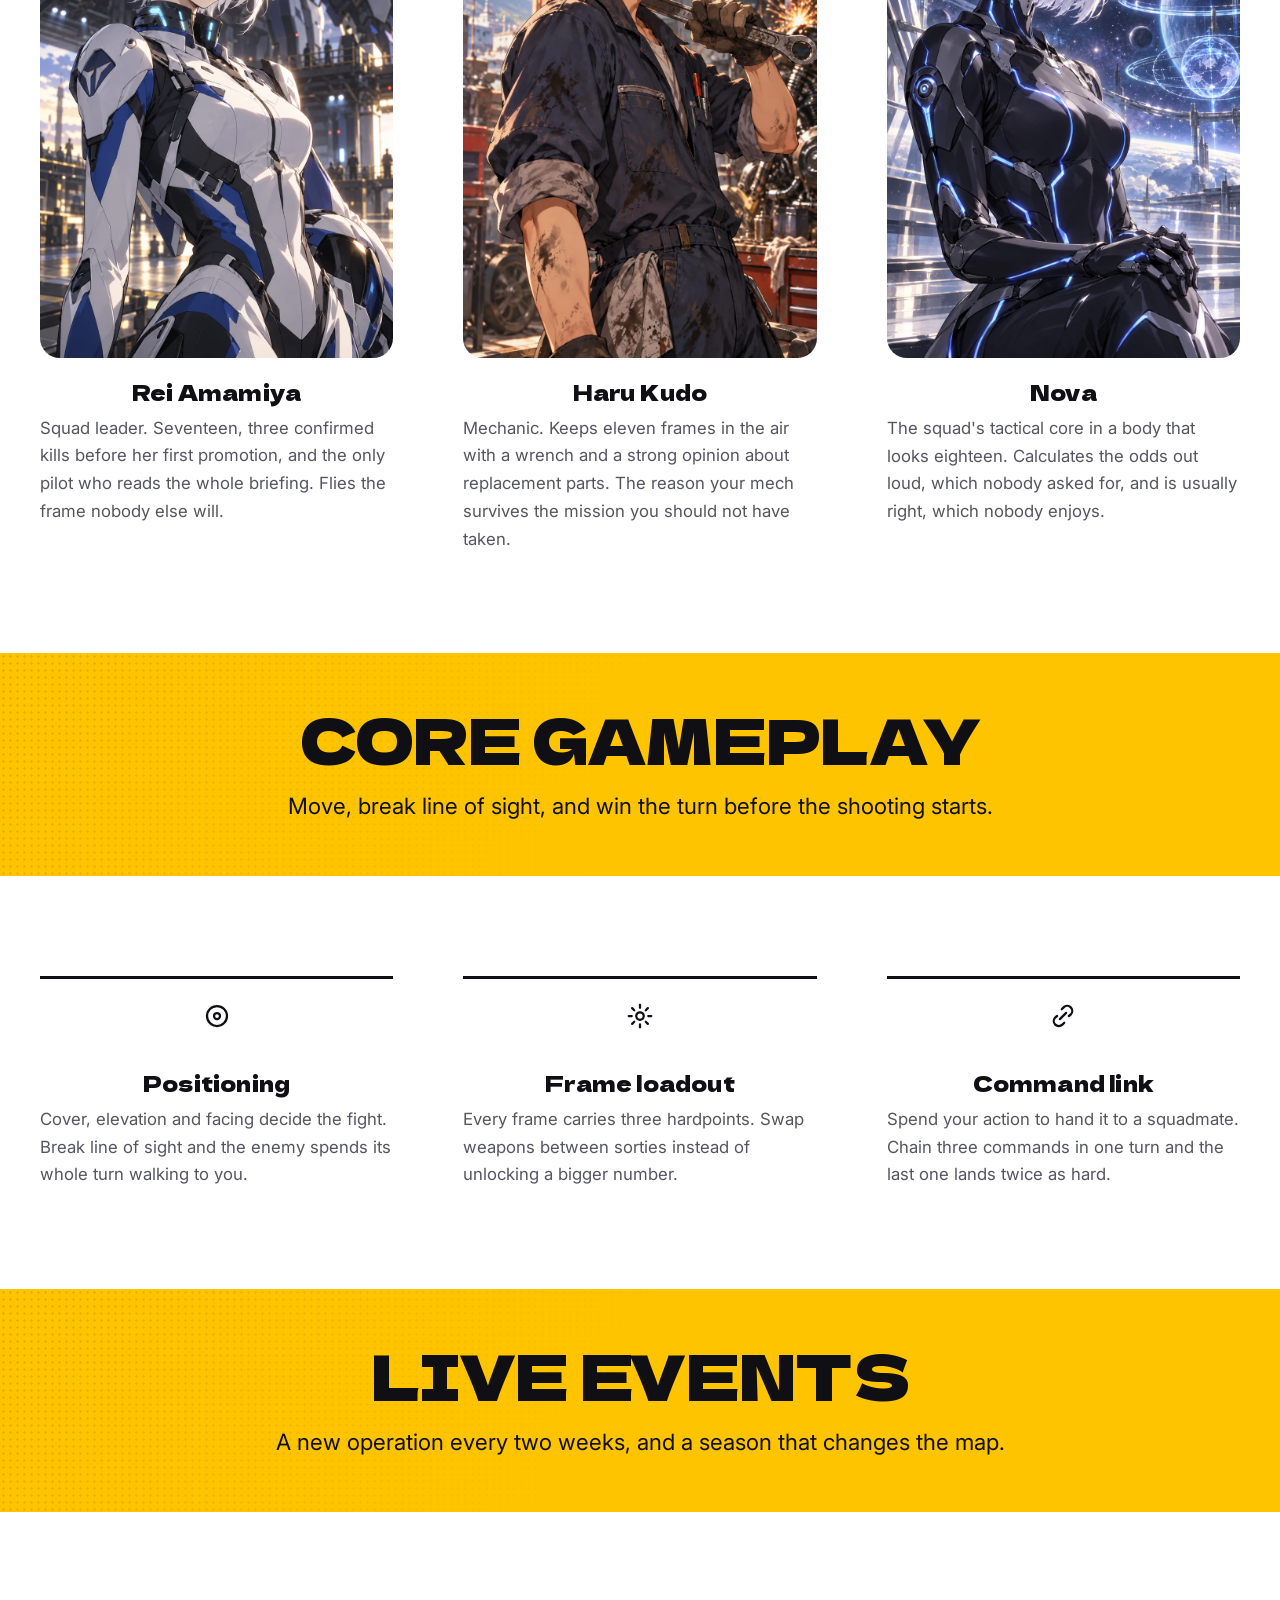
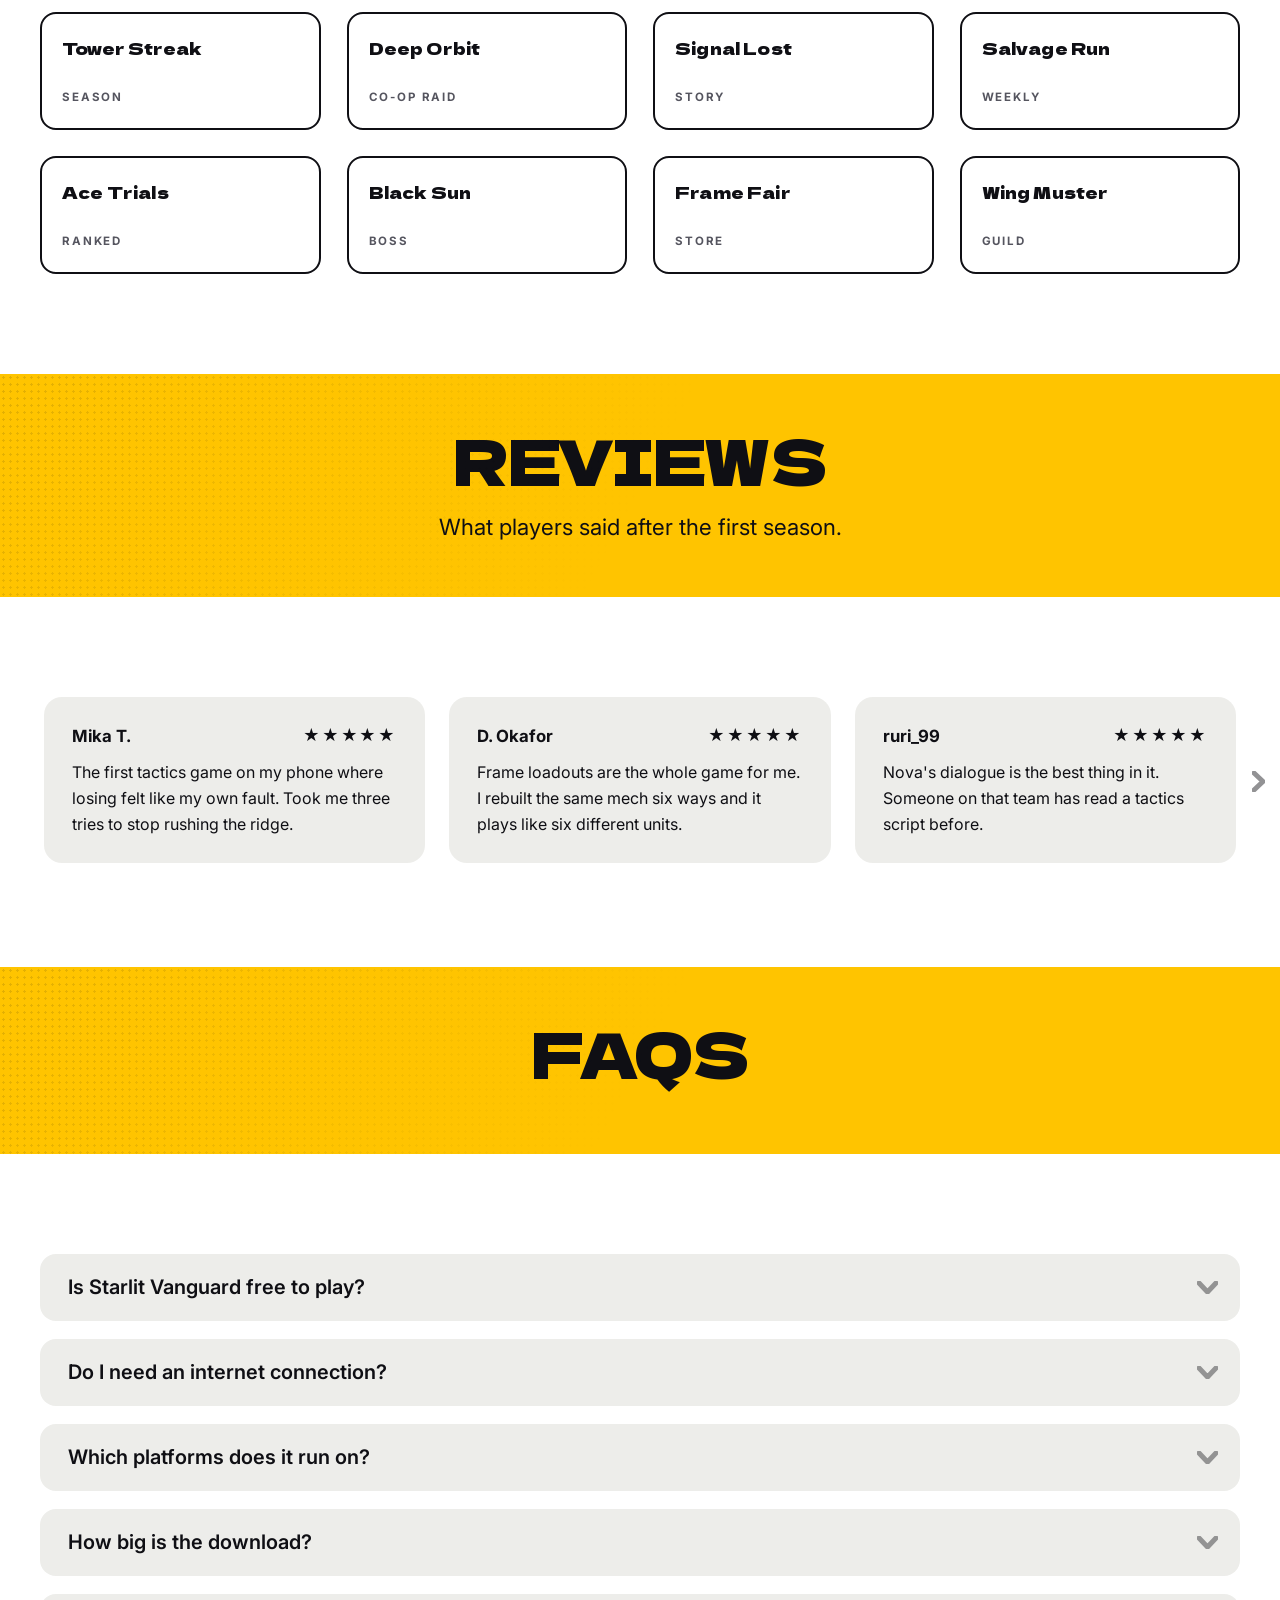
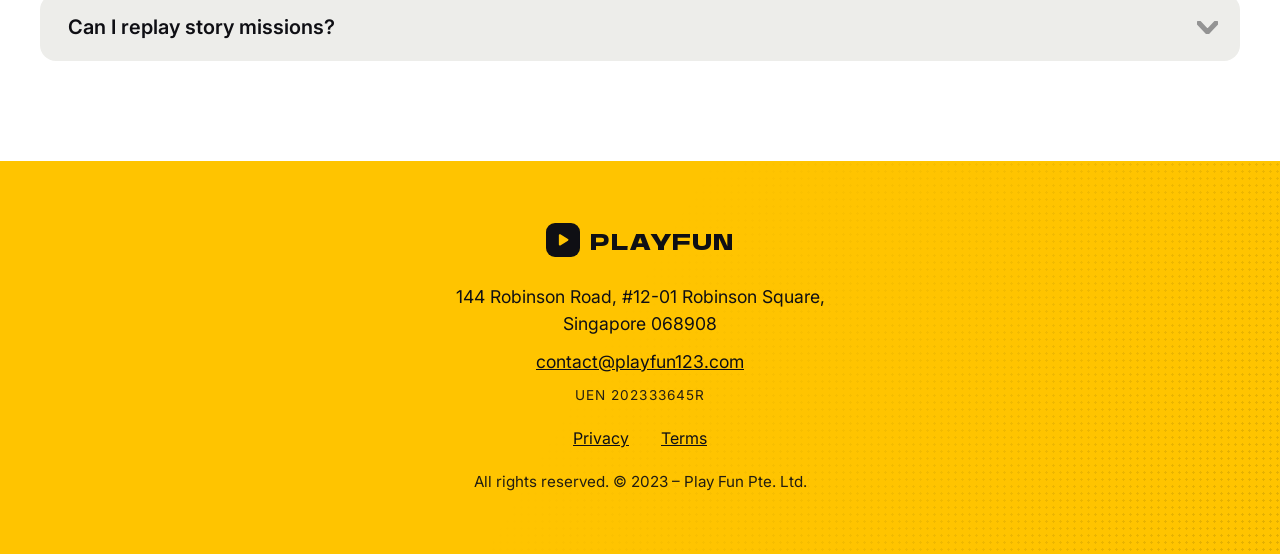
<file: starlit-vanguard.html>
<!DOCTYPE html>
<html lang="en">
<head>
<meta charset="UTF-8">
<meta name="viewport" content="width=device-width, initial-scale=1">
<title>Starlit Vanguard — Play Fun</title>
<meta name="description" content="Starlit Vanguard — a turn-based mecha tactics RPG for iOS, Android and Steam. Play Fun Pte. Ltd., Singapore.">
<link rel="canonical" href="https://playfun123.com/starlit-vanguard.html">
<meta property="og:type" content="website">
<meta property="og:site_name" content="Play Fun">
<meta property="og:title" content="Starlit Vanguard">
<meta property="og:description" content="Starlit Vanguard — a turn-based mecha tactics RPG for iOS, Android and Steam. Play Fun Pte. Ltd., Singapore.">
<meta property="og:url" content="https://playfun123.com/starlit-vanguard.html">
<meta property="og:image" content="https://playfun123.com/assets/banner-starlit.webp">
<meta name="theme-color" content="#FFC400">
<link rel="icon" href="favicon.svg" type="image/svg+xml">
<link rel="preconnect" href="https://fonts.googleapis.com">
<link rel="preconnect" href="https://fonts.gstatic.com" crossorigin>
<link href="https://fonts.googleapis.com/css2?family=Dela+Gothic+One&family=Inter:wght@300;400;500;600;700&display=swap" rel="stylesheet">
<link rel="stylesheet" href="styles.css?v=2">
</head>
<body>

<a class="skip-link" href="#main">Skip to content</a>

<svg class="icon-sprite" style="position:absolute;width:0;height:0;overflow:hidden" aria-hidden="true" focusable="false">
  <symbol id="i-play" viewBox="0 0 14 16"><path d="M2 2.2c0-.8.9-1.3 1.6-.9l8.2 5.1c.7.4.7 1.4 0 1.8l-8.2 5.1c-.7.4-1.6-.1-1.6-.9V2.2z"/></symbol>
  <symbol id="i-apple" viewBox="0 0 20 22"><path d="M15.6 12.1c0-2.6 2.1-3.8 2.2-3.9-1.2-1.8-3.1-2-3.7-2-1.6-.2-3.1.9-3.9.9-.8 0-2-.9-3.3-.9-1.7 0-3.2 1-4.1 2.5-1.7 3-.4 7.4 1.3 9.8.8 1.2 1.8 2.5 3.1 2.4 1.3-.1 1.7-.8 3.2-.8s1.9.8 3.2.8c1.4 0 2.2-1.2 3-2.4.7-1 1.1-2 1.4-2.8-.1 0-2.4-1-2.4-3.6zM13.2 4.6c.7-.8 1.2-2 1-3.1-1 0-2.3.7-3 1.5-.7.8-1.3 2-1.1 3.1 1.2.1 2.4-.6 3.1-1.5z"/></symbol>
  <symbol id="i-gplay" viewBox="0 0 20 22"><path d="M2.6 1.7c-.3.3-.5.8-.5 1.4v15.8c0 .6.2 1.1.5 1.4l.1.1 8.8-8.8v-.2L2.6 1.7z"/><path d="M14.4 14.7 11.6 12v-.2l2.8-2.7 3.4 1.9c1 .6 1 1.5 0 2.1l-3.4 1.6z" opacity=".85"/><path d="M14.4 14.7 11.6 12 2.6 20.9c.4.3.9.3 1.5 0l10.3-6.2" opacity=".7"/><path d="M14.4 7.3 4.1 1.1c-.6-.3-1.1-.3-1.5 0l9 9 2.8-2.8z" opacity=".6"/></symbol>
  <symbol id="i-arrow" viewBox="0 0 20 17"><path d="M1 8.5h18M13 1.5l6 7-6 7"/></symbol>
  <symbol id="i-chev" viewBox="0 0 13 21"><path d="M2 2l9 8.5-9 8.5"/></symbol>
</svg>

<svg class="icon-sprite" style="position:absolute;width:0;height:0;overflow:hidden" aria-hidden="true" focusable="false"><symbol id="i-target" viewBox="0 0 24 24"><circle cx="12" cy="12" r="8"/><circle cx="12" cy="12" r="2.4"/></symbol>
<symbol id="i-gear" viewBox="0 0 24 24"><circle cx="12" cy="12" r="3"/><path d="M12 3v2.4M12 18.6V21M3 12h2.4M18.6 12H21M5.7 5.7l1.7 1.7M16.6 16.6l1.7 1.7M18.3 5.7l-1.7 1.7M7.4 16.6l-1.7 1.7"/></symbol>
<symbol id="i-link" viewBox="0 0 24 24"><path d="M9.5 14.5l5-5"/><path d="M11 6.6l1.5-1.5a4 4 0 015.7 5.7L16.7 12"/><path d="M13 17.4l-1.5 1.5a4 4 0 01-5.7-5.7L7.3 12"/></symbol>
<symbol id="i-blade" viewBox="0 0 24 24"><path d="M14 3.2l6.2 1.1-1.1 6.2L10 19.4l-4.6 1.1 1.1-4.6z"/><path d="M5.4 20.5l3.4-3.4"/></symbol>
<symbol id="i-gauge" viewBox="0 0 24 24"><path d="M4 16a8 8 0 1116 0"/><path d="M12 16l4.6-4.2"/></symbol>
<symbol id="i-map" viewBox="0 0 24 24"><path d="M4 6.2l5-2 6 2 5-2v13.6l-5 2-6-2-5 2z"/><path d="M9 4.2v13.6M15 6.2v13.6"/></symbol>
<symbol id="i-deck" viewBox="0 0 24 24"><rect x="4" y="6.4" width="9.6" height="13.8" rx="1.6"/><path d="M9.2 3.4h8.2a2 2 0 012 2v11.8"/></symbol>
<symbol id="i-contract" viewBox="0 0 24 24"><path d="M6.2 3.4h8.6l4 4v13.2H6.2z"/><path d="M14.4 3.4v4.4h4.4"/><path d="M9.2 13h6.6M9.2 16.6h4.6"/></symbol>
<symbol id="i-clock" viewBox="0 0 24 24"><circle cx="12" cy="12" r="8.4"/><path d="M12 7.2v5.4l3.8 2"/></symbol></svg>


<header class="header">
  <div class="header-container">
    <a class="logo" href="index.html" aria-label="Play Fun home">
      <span class="logo-mark"><svg><use href="#i-play"/></svg></span>
      <span class="logo-word">PLAY<span>FUN</span></span>
    </a>
    <nav class="navigation" aria-label="Main">
      <button class="menu-toggle" type="button" aria-label="Menu" aria-expanded="false" aria-controls="nav-links">
        <span></span><span></span><span></span>
      </button>
      <ul class="nav-links" id="nav-links">
        <li><a href="index.html#about">About</a></li>
        <li><a href="index.html#games">Games</a></li>
        <li><a href="index.html#careers">Careers</a></li>
        <li><a href="index.html#contact">Contact</a></li>
      </ul>
    </nav>
  </div>
</header>

<main id="main">

  <section class="ts-hero" aria-label="Starlit Vanguard key art">
    <img class="ts-cover" src="assets/banner-starlit.webp" alt="Three pilots launching from a space carrier into a nebula">
    <p class="ts-logo">STARLIT VANGUARD</p>
  </section>


  <section class="ts-intro">
    <div>
      <p class="ts-tag">Tactical mecha RPG</p>
      <h1 class="ts-title">Starlit Vanguard</h1>
      <p>Starlit Vanguard is a turn-based tactics RPG about a squadron of pilots holding a star system together after its sun began to fail. You command three frames at a time, and every fight is decided by where you stand — not by how long you grind.</p>
      <p>Build a squad from twenty pilots, refit their frames between sorties, and carry the consequences of each mission into the next chapter.</p>
      
        <div class="app-buttons">
          <a class="store-badge" href="https://apps.apple.com/search?term=Play%20Fun" target="_blank" rel="noopener">
            <svg><use href="#i-apple"/></svg>
            <span class="sb-text"><small>Download on the</small><strong>App Store</strong></span>
          </a>
          <a class="store-badge" href="https://play.google.com/store/search?q=Play%20Fun&amp;c=apps" target="_blank" rel="noopener">
            <svg><use href="#i-gplay"/></svg>
            <span class="sb-text"><small>Get it on</small><strong>Google Play</strong></span>
          </a>
        </div>

    </div>
  </section>


  <section class="ts-band screentone">
    <div>
      <h2>Meet the squad</h2>
      <p>Three pilots, one carrier, and no reinforcements coming.</p>
    </div>
  </section>

  <section class="ts-section">
    <div class="ts-grid ts-grid-3">
      <figure class="ts-card">
        <img src="assets/cast-starlit-1.webp" alt="Rei Amamiya" loading="lazy">
        <h3>Rei Amamiya</h3>
        <p>Squad leader. Seventeen, three confirmed kills before her first promotion, and the only pilot who reads the whole briefing. Flies the frame nobody else will.</p>
      </figure>
      <figure class="ts-card">
        <img src="assets/cast-starlit-2.webp" alt="Haru Kudo" loading="lazy">
        <h3>Haru Kudo</h3>
        <p>Mechanic. Keeps eleven frames in the air with a wrench and a strong opinion about replacement parts. The reason your mech survives the mission you should not have taken.</p>
      </figure>
      <figure class="ts-card">
        <img src="assets/cast-starlit-3.webp" alt="Nova" loading="lazy">
        <h3>Nova</h3>
        <p>The squad's tactical core in a body that looks eighteen. Calculates the odds out loud, which nobody asked for, and is usually right, which nobody enjoys.</p>
      </figure>
    </div>
  </section>


  <section class="ts-band screentone">
    <div>
      <h2>Core gameplay</h2>
      <p>Move, break line of sight, and win the turn before the shooting starts.</p>
    </div>
  </section>

  <section class="ts-section">
    <div class="ts-grid ts-grid-3">
      <article class="ts-card is-text">
        <svg class="feature-icon" viewBox="0 0 24 24" aria-hidden="true"><use href="#i-target"/></svg>
        <h3>Positioning</h3>
        <p>Cover, elevation and facing decide the fight. Break line of sight and the enemy spends its whole turn walking to you.</p>
      </article>
      <article class="ts-card is-text">
        <svg class="feature-icon" viewBox="0 0 24 24" aria-hidden="true"><use href="#i-gear"/></svg>
        <h3>Frame loadout</h3>
        <p>Every frame carries three hardpoints. Swap weapons between sorties instead of unlocking a bigger number.</p>
      </article>
      <article class="ts-card is-text">
        <svg class="feature-icon" viewBox="0 0 24 24" aria-hidden="true"><use href="#i-link"/></svg>
        <h3>Command link</h3>
        <p>Spend your action to hand it to a squadmate. Chain three commands in one turn and the last one lands twice as hard.</p>
      </article>
    </div>
  </section>


  <section class="ts-band screentone">
    <div>
      <h2>Live events</h2>
      <p>A new operation every two weeks, and a season that changes the map.</p>
    </div>
  </section>

  <section class="ts-section">
    <div class="ts-grid ts-grid-4">
      <figure class="ts-tile">
        <figcaption>Tower Streak</figcaption>
        <span>Season</span>
      </figure>
      <figure class="ts-tile">
        <figcaption>Deep Orbit</figcaption>
        <span>Co-op raid</span>
      </figure>
      <figure class="ts-tile">
        <figcaption>Signal Lost</figcaption>
        <span>Story</span>
      </figure>
      <figure class="ts-tile">
        <figcaption>Salvage Run</figcaption>
        <span>Weekly</span>
      </figure>
      <figure class="ts-tile">
        <figcaption>Ace Trials</figcaption>
        <span>Ranked</span>
      </figure>
      <figure class="ts-tile">
        <figcaption>Black Sun</figcaption>
        <span>Boss</span>
      </figure>
      <figure class="ts-tile">
        <figcaption>Frame Fair</figcaption>
        <span>Store</span>
      </figure>
      <figure class="ts-tile">
        <figcaption>Wing Muster</figcaption>
        <span>Guild</span>
      </figure>
    </div>
  </section>


  <section class="ts-band screentone">
    <div>
      <h2>Reviews</h2>
      <p>What players said after the first season.</p>
    </div>
  </section>

  <section class="ts-section">
    <div class="ts-carousel">
      <button class="ts-carousel-btn prev" type="button" aria-label="Previous reviews">
        <svg><use href="#i-chev"/></svg>
      </button>
      <div class="ts-carousel-track">
        <blockquote class="ts-review">
          <div class="ts-review-head">
            <h3>Mika T.</h3>
            <p class="ts-stars" aria-label="Rated 5 out of 5"><span aria-hidden="true">★★★★★</span></p>
          </div>
          <p>The first tactics game on my phone where losing felt like my own fault. Took me three tries to stop rushing the ridge.</p>
        </blockquote>
        <blockquote class="ts-review">
          <div class="ts-review-head">
            <h3>D. Okafor</h3>
            <p class="ts-stars" aria-label="Rated 5 out of 5"><span aria-hidden="true">★★★★★</span></p>
          </div>
          <p>Frame loadouts are the whole game for me. I rebuilt the same mech six ways and it plays like six different units.</p>
        </blockquote>
        <blockquote class="ts-review">
          <div class="ts-review-head">
            <h3>ruri_99</h3>
            <p class="ts-stars" aria-label="Rated 5 out of 5"><span aria-hidden="true">★★★★★</span></p>
          </div>
          <p>Nova's dialogue is the best thing in it. Someone on that team has read a tactics script before.</p>
        </blockquote>
        <blockquote class="ts-review">
          <div class="ts-review-head">
            <h3>Marco B.</h3>
            <p class="ts-stars" aria-label="Rated 5 out of 5"><span aria-hidden="true">★★★★★</span></p>
          </div>
          <p>No energy timers, no ads mid-mission. I finished the campaign on a flight and it never once asked me for a gem.</p>
        </blockquote>
        <blockquote class="ts-review">
          <div class="ts-review-head">
            <h3>SquadSix</h3>
            <p class="ts-stars" aria-label="Rated 5 out of 5"><span aria-hidden="true">★★★★★</span></p>
          </div>
          <p>Chapter four, convoy mission. That's it. That's the review.</p>
        </blockquote>
      </div>
      <button class="ts-carousel-btn next" type="button" aria-label="More reviews">
        <svg><use href="#i-chev"/></svg>
      </button>
    </div>
  </section>


  <section class="ts-band screentone">
    <div>
      <h2>FAQs</h2>
    </div>
  </section>

  <section class="ts-section">
    <div class="ts-faq">
      <details>
        <summary><h3>Is Starlit Vanguard free to play?</h3><svg class="chevron"><use href="#i-chev"/></svg></summary>
        <div class="ts-faq-answer"><p>Yes. Campaign chapters, story missions and ranked are free. Frames, weapon modules and cosmetics are sold in the store, and no campaign mission requires them.</p></div>
      </details>
      <details>
        <summary><h3>Do I need an internet connection?</h3><svg class="chevron"><use href="#i-chev"/></svg></summary>
        <div class="ts-faq-answer"><p>Campaign chapters download once and then play offline. Ranked, co-op raids and live events need a connection.</p></div>
      </details>
      <details>
        <summary><h3>Which platforms does it run on?</h3><svg class="chevron"><use href="#i-chev"/></svg></summary>
        <div class="ts-faq-answer"><p>iOS 15 and later, Android 9 and later, and Windows through Steam. One account carries progress across all three.</p></div>
      </details>
      <details>
        <summary><h3>How big is the download?</h3><svg class="chevron"><use href="#i-chev"/></svg></summary>
        <div class="ts-faq-answer"><p>About 3.2 GB on mobile once the art packs are in; the base install is 1.1 GB.</p></div>
      </details>
      <details>
        <summary><h3>Can I replay story missions?</h3><svg class="chevron"><use href="#i-chev"/></svg></summary>
        <div class="ts-faq-answer"><p>Every cleared chapter replays at your current squad level, or you can lock the squad back to its original state for the harder version.</p></div>
      </details>
    </div>
  </section>

</main>

<footer id="contact" class="screentone">
  <div>
    <a class="footer-logo" href="index.html" aria-label="Play Fun home">
      <span class="logo-mark"><svg><use href="#i-play"/></svg></span>
      <span class="logo-word">PLAYFUN</span>
    </a>
    <p>144 Robinson Road, #12-01 Robinson Square,<br>Singapore 068908</p>
    <p><a href="mailto:contact@playfun123.com">contact@playfun123.com</a></p>
    <p class="uen">UEN 202333645R</p>
    <div class="legal-links">
      <a href="privacy.html">Privacy</a>
      <a href="terms.html">Terms</a>
    </div>
    <p class="copyright">All rights reserved. © 2023 – Play Fun Pte. Ltd.</p>
  </div>
</footer>

<script src="script.js?v=2" defer></script>
</body>
</html>
</file>
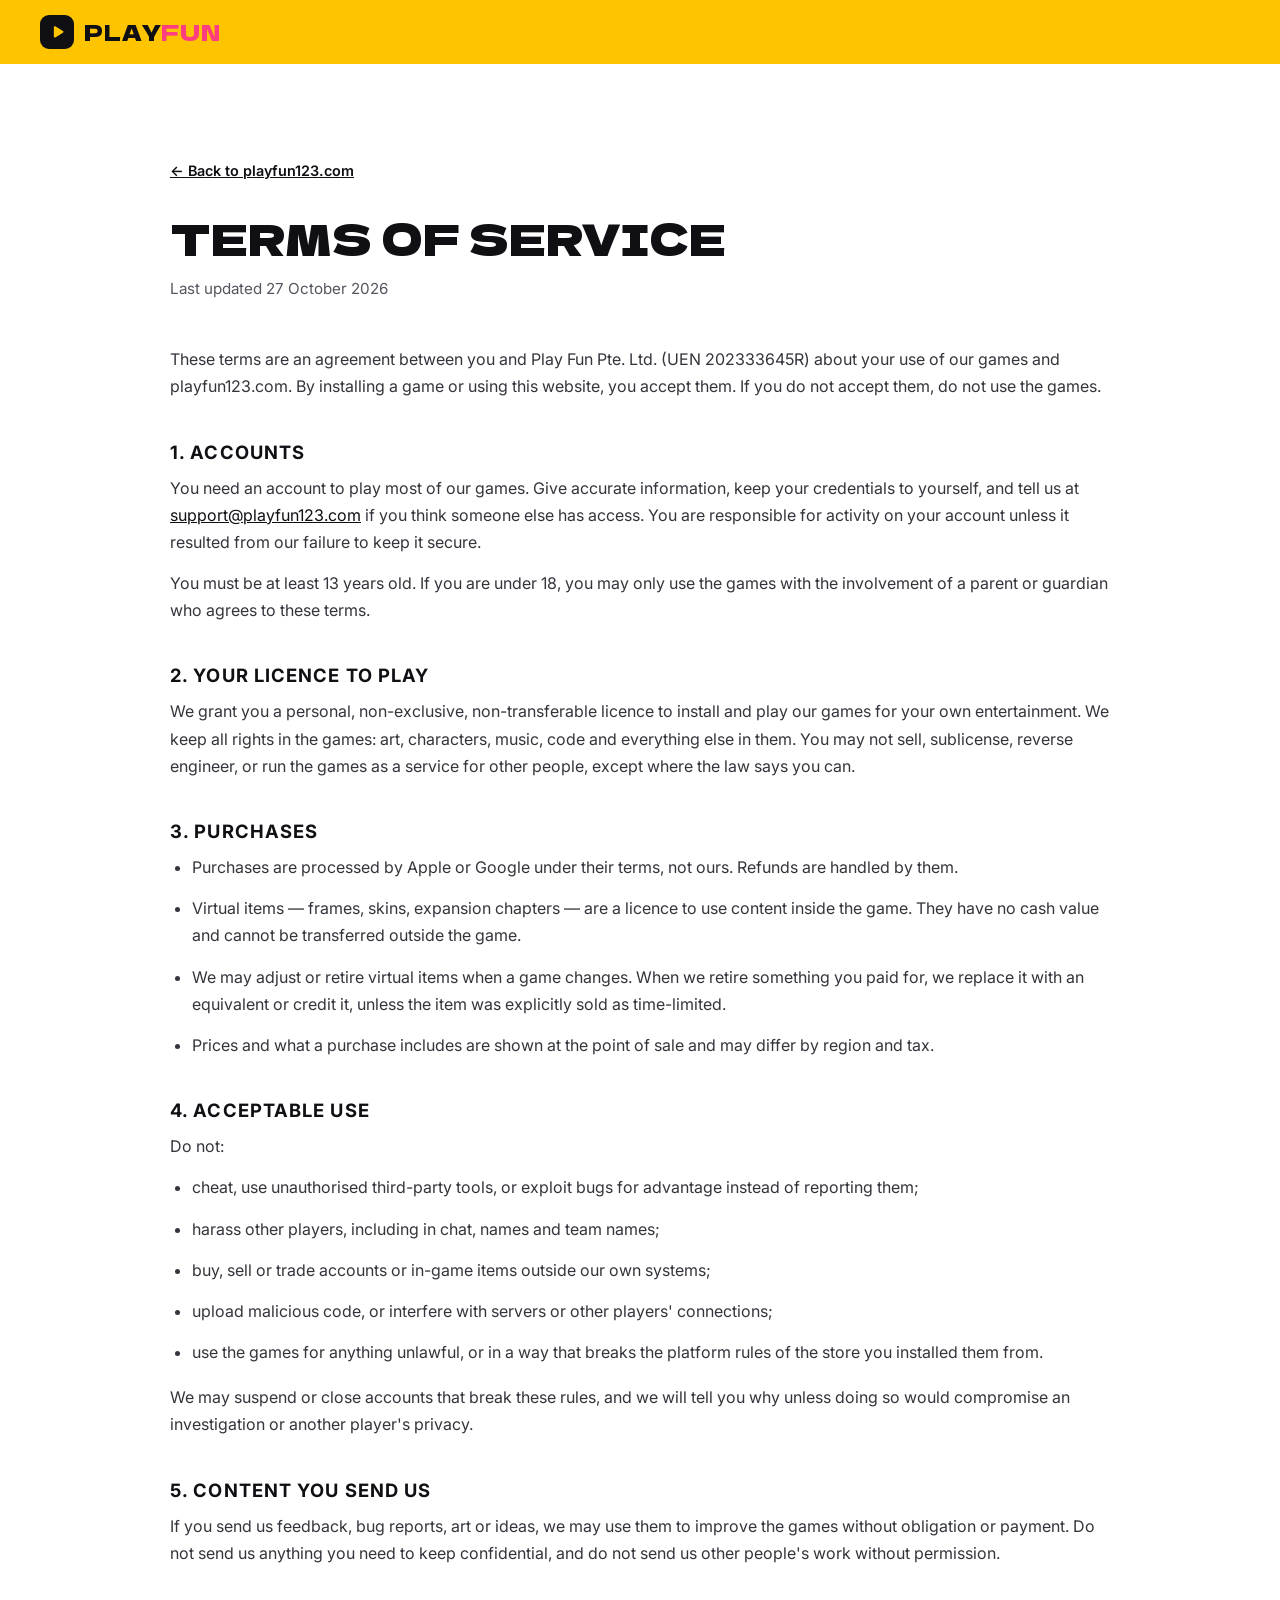
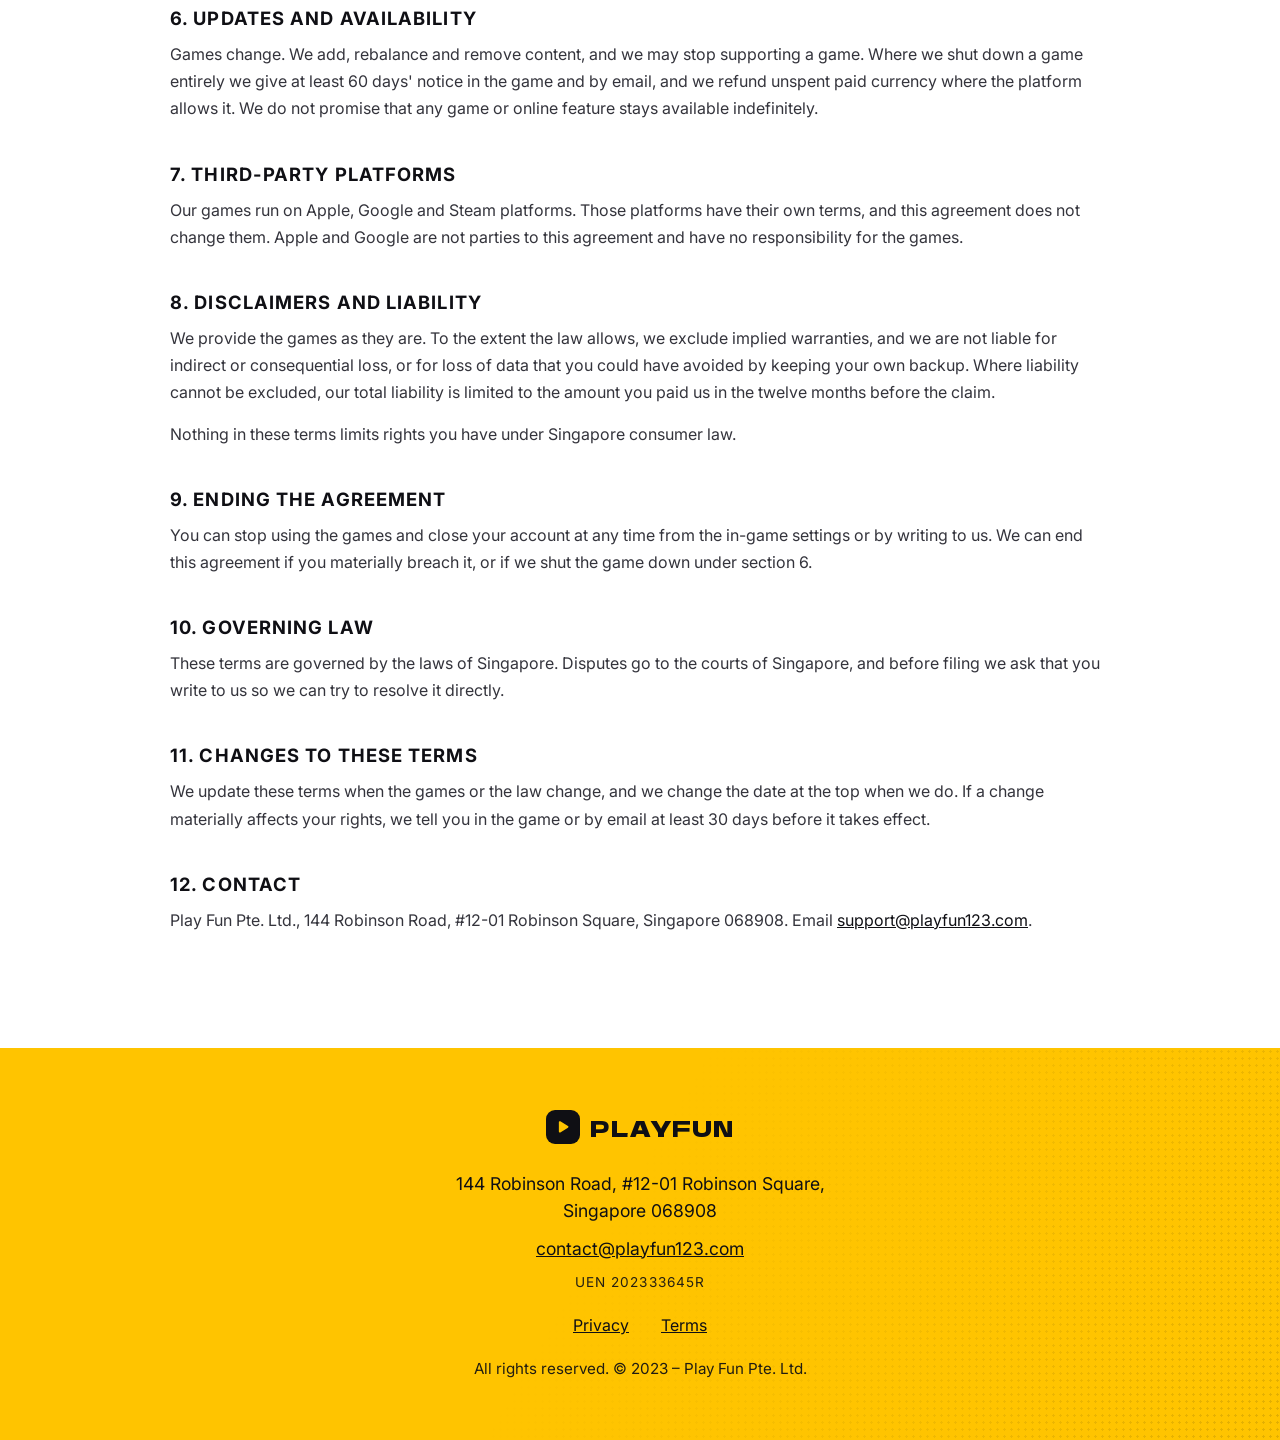
<file: terms.html>
<!DOCTYPE html>
<html lang="en">
<head>
<meta charset="UTF-8">
<meta name="viewport" content="width=device-width, initial-scale=1">
<title>Terms of Service — Play Fun</title>
<meta name="description" content="The terms that apply when you play Play Fun games or use playfun123.com.">
<link rel="canonical" href="https://playfun123.com/terms.html">
<meta name="theme-color" content="#FFC400">
<link rel="icon" href="favicon.svg" type="image/svg+xml">
<link rel="preconnect" href="https://fonts.googleapis.com">
<link rel="preconnect" href="https://fonts.gstatic.com" crossorigin>
<link href="https://fonts.googleapis.com/css2?family=Dela+Gothic+One&family=Inter:wght@300;400;500;600;700&display=swap" rel="stylesheet">
<link rel="stylesheet" href="styles.css?v=2">
</head>
<body>

<svg class="icon-sprite" style="position:absolute;width:0;height:0;overflow:hidden" aria-hidden="true" focusable="false">
  <symbol id="i-play" viewBox="0 0 14 16"><path d="M2 2.2c0-.8.9-1.3 1.6-.9l8.2 5.1c.7.4.7 1.4 0 1.8l-8.2 5.1c-.7.4-1.6-.1-1.6-.9V2.2z"/></symbol>
</svg>

<header class="header">
  <div class="header-container">
    <a class="logo" href="index.html" aria-label="Play Fun home">
      <span class="logo-mark"><svg><use href="#i-play"/></svg></span>
      <span class="logo-word">PLAY<span>FUN</span></span>
    </a>
  </div>
</header>

<main id="main">
  <div class="legal-wrap">
    <a class="legal-back" href="index.html">&larr; Back to playfun123.com</a>
    <h1>Terms of Service</h1>
    <p class="legal-date">Last updated 27 October 2026</p>

    <p>These terms are an agreement between you and Play Fun Pte. Ltd. (UEN 202333645R) about your use of our games and playfun123.com. By installing a game or using this website, you accept them. If you do not accept them, do not use the games.</p>

    <h2>1. Accounts</h2>
    <p>You need an account to play most of our games. Give accurate information, keep your credentials to yourself, and tell us at <a href="mailto:support@playfun123.com">support@playfun123.com</a> if you think someone else has access. You are responsible for activity on your account unless it resulted from our failure to keep it secure.</p>
    <p>You must be at least 13 years old. If you are under 18, you may only use the games with the involvement of a parent or guardian who agrees to these terms.</p>

    <h2>2. Your licence to play</h2>
    <p>We grant you a personal, non-exclusive, non-transferable licence to install and play our games for your own entertainment. We keep all rights in the games: art, characters, music, code and everything else in them. You may not sell, sublicense, reverse engineer, or run the games as a service for other people, except where the law says you can.</p>

    <h2>3. Purchases</h2>
    <ul>
      <li>Purchases are processed by Apple or Google under their terms, not ours. Refunds are handled by them.</li>
      <li>Virtual items — frames, skins, expansion chapters — are a licence to use content inside the game. They have no cash value and cannot be transferred outside the game.</li>
      <li>We may adjust or retire virtual items when a game changes. When we retire something you paid for, we replace it with an equivalent or credit it, unless the item was explicitly sold as time-limited.</li>
      <li>Prices and what a purchase includes are shown at the point of sale and may differ by region and tax.</li>
    </ul>

    <h2>4. Acceptable use</h2>
    <p>Do not:</p>
    <ul>
      <li>cheat, use unauthorised third-party tools, or exploit bugs for advantage instead of reporting them;</li>
      <li>harass other players, including in chat, names and team names;</li>
      <li>buy, sell or trade accounts or in-game items outside our own systems;</li>
      <li>upload malicious code, or interfere with servers or other players' connections;</li>
      <li>use the games for anything unlawful, or in a way that breaks the platform rules of the store you installed them from.</li>
    </ul>
    <p>We may suspend or close accounts that break these rules, and we will tell you why unless doing so would compromise an investigation or another player's privacy.</p>

    <h2>5. Content you send us</h2>
    <p>If you send us feedback, bug reports, art or ideas, we may use them to improve the games without obligation or payment. Do not send us anything you need to keep confidential, and do not send us other people's work without permission.</p>

    <h2>6. Updates and availability</h2>
    <p>Games change. We add, rebalance and remove content, and we may stop supporting a game. Where we shut down a game entirely we give at least 60 days' notice in the game and by email, and we refund unspent paid currency where the platform allows it. We do not promise that any game or online feature stays available indefinitely.</p>

    <h2>7. Third-party platforms</h2>
    <p>Our games run on Apple, Google and Steam platforms. Those platforms have their own terms, and this agreement does not change them. Apple and Google are not parties to this agreement and have no responsibility for the games.</p>

    <h2>8. Disclaimers and liability</h2>
    <p>We provide the games as they are. To the extent the law allows, we exclude implied warranties, and we are not liable for indirect or consequential loss, or for loss of data that you could have avoided by keeping your own backup. Where liability cannot be excluded, our total liability is limited to the amount you paid us in the twelve months before the claim.</p>
    <p>Nothing in these terms limits rights you have under Singapore consumer law.</p>

    <h2>9. Ending the agreement</h2>
    <p>You can stop using the games and close your account at any time from the in-game settings or by writing to us. We can end this agreement if you materially breach it, or if we shut the game down under section 6.</p>

    <h2>10. Governing law</h2>
    <p>These terms are governed by the laws of Singapore. Disputes go to the courts of Singapore, and before filing we ask that you write to us so we can try to resolve it directly.</p>

    <h2>11. Changes to these terms</h2>
    <p>We update these terms when the games or the law change, and we change the date at the top when we do. If a change materially affects your rights, we tell you in the game or by email at least 30 days before it takes effect.</p>

    <h2>12. Contact</h2>
    <p>Play Fun Pte. Ltd., 144 Robinson Road, #12-01 Robinson Square, Singapore 068908. Email <a href="mailto:support@playfun123.com">support@playfun123.com</a>.</p>
  </div>
</main>

<footer class="screentone">
  <div>
    <a class="footer-logo" href="index.html" aria-label="Play Fun home">
      <span class="logo-mark"><svg><use href="#i-play"/></svg></span>
      <span class="logo-word">PLAYFUN</span>
    </a>
    <p>144 Robinson Road, #12-01 Robinson Square,<br>Singapore 068908</p>
    <p><a href="mailto:contact@playfun123.com">contact@playfun123.com</a></p>
    <p class="uen">UEN 202333645R</p>
    <div class="legal-links">
      <a href="privacy.html">Privacy</a>
      <a href="terms.html">Terms</a>
    </div>
    <p class="copyright">All rights reserved. © 2023 – Play Fun Pte. Ltd.</p>
  </div>
</footer>

</body>
</html>
</file>
<file: styles.css>
/* ==========================================================================
   Play Fun Pte. Ltd. — playfun123.com
   Structure mirrors a tight single-page studio site: fixed accent bar,
   full-bleed key-art slideshow, uppercase display section heads,
   alternating game cards, accent footer.
   Type: Dela Gothic One (display) + Inter (text). Accent: arcade yellow.
   Signature: manga screentone — a halftone dot field that bleeds in from one
   corner of every accent surface (and behind the hero headline).
   ========================================================================== */

:root {
    --fun: #FFC400;
    --fun-deep: #E9B200;
    --ink: #0F0F14;
    --mute: #55555F;
    --paper: #FFFFFF;
    --sakura: #FF3E7F;
    --chip: #EDEDEA;
    --chip-deep: #DFDFDA;
    --header-height: 70px;

    --display: 'Dela Gothic One', 'Inter', system-ui, sans-serif;
    --text: 'Inter', system-ui, -apple-system, 'Segoe UI', sans-serif;
}

@media (max-width: 768px) {
    :root { --header-height: 60px; }
}

@media (max-width: 480px) {
    :root { --header-height: 55px; }
}

@media (max-width: 360px) {
    :root { --header-height: 50px; }
}

* {
    margin: 0;
    padding: 0;
    box-sizing: border-box;
}

html,
body {
    width: 100%;
    overflow-x: hidden;
    scroll-behavior: smooth;
}

body {
    font-family: var(--text);
    color: var(--ink);
    text-align: center;
    padding-top: var(--header-height);
    background: var(--paper);
    -webkit-font-smoothing: antialiased;
}

img { max-width: 100%; }

a { color: inherit; }

:focus-visible {
    outline: 3px solid var(--sakura);
    outline-offset: 3px;
}

/* ---------------------------------------------------------------- header -- */

.header {
    background-color: var(--fun);
    position: fixed;
    top: 0;
    left: 0;
    right: 0;
    z-index: 1000;
    width: 100%;
    padding: 15px 40px;
    transition: padding 0.3s ease, background-color 0.3s ease, box-shadow 0.3s ease;
}

.header-container {
    display: flex;
    justify-content: space-between;
    align-items: center;
    width: 100%;
    max-width: 1920px;
    margin: 0 auto;
}

.logo {
    display: inline-flex;
    align-items: center;
    gap: 10px;
    text-decoration: none;
    color: var(--ink);
}

.logo-mark {
    width: 34px;
    height: 34px;
    border-radius: 9px;
    background: var(--ink);
    display: grid;
    place-items: center;
    flex-shrink: 0;
}

.logo-mark svg {
    width: 13px;
    height: 15px;
    fill: var(--fun);
    transform: translateX(1px);
}

.logo-word {
    font-family: var(--display);
    font-size: 21px;
    letter-spacing: 0.04em;
    line-height: 1;
}

.logo-word span { color: var(--sakura); }

.nav-links {
    display: flex;
    list-style: none;
    gap: 30px;
}

.nav-links a {
    text-decoration: none;
    color: var(--ink);
    font-weight: 700;
    font-size: 18px;
    transition: color 0.3s;
    position: relative;
    padding: 5px 0;
}

.nav-links a::after {
    content: '';
    position: absolute;
    width: 0;
    height: 2px;
    bottom: 0;
    left: 0;
    background-color: var(--sakura);
    transition: width 0.3s ease;
}

.nav-links a:hover::after,
.nav-links a.is-current::after {
    width: 100%;
}

.header.scrolled {
    padding: 10px 40px;
    background-color: rgba(255, 196, 0, 0.95);
    box-shadow: 0 2px 10px rgba(15, 15, 20, 0.12);
}

.header.scrolled .logo-mark { width: 30px; height: 30px; border-radius: 8px; }
.header.scrolled .logo-word { font-size: 19px; }

/* ------------------------------------------------------------------ hero -- */

.hero {
    background-color: #14141A;
    min-height: min(calc(50vw + var(--header-height)), 100vh);
    padding: var(--header-height) 0 0;
    display: flex;
    flex-direction: column;
    align-items: center;
    justify-content: center;
    position: relative;
    overflow: hidden;
    isolation: isolate;
}

@media (max-width: 767px) {
    .hero { min-height: min(calc(100vw + var(--header-height)), 100vh); }
}

.hero-slides {
    position: absolute;
    inset: var(--header-height) 0 0;
    width: auto;
    max-width: none;
}

.hero-slide {
    position: absolute;
    inset: 0;
    width: 100%;
    height: 100%;
    object-fit: cover;
    opacity: 0;
    transition: opacity 1s ease;
}

.hero-slide.is-active { opacity: 1; }

/* Local scrim: keeps the centred headline legible over busy key art */
.hero::before {
    content: '';
    position: absolute;
    inset: var(--header-height) 0 0;
    z-index: 1;
    background:
        radial-gradient(68% 62% at 50% 52%, rgba(6, 6, 12, 0.72), rgba(6, 6, 12, 0) 74%),
        linear-gradient(to bottom, rgba(6, 6, 12, 0.3), rgba(6, 6, 12, 0) 32%);
    pointer-events: none;
}

.hero-copy {
    position: relative;
    z-index: 2;
    display: flex;
    flex-direction: column;
    align-items: center;
    gap: 18px;
    padding: 0 20px;
    animation: hero-in 0.9s ease-out both;
}

@keyframes hero-in {
    from { opacity: 0; transform: translateY(14px); }
    to { opacity: 1; transform: none; }
}

@media (prefers-reduced-motion: reduce) {
    .hero-copy { animation: none; }
}

.hero-eyebrow {
    font-size: 0.78rem;
    font-weight: 700;
    letter-spacing: 0.24em;
    text-transform: uppercase;
    color: var(--fun);
}

/* Keep the generic section copy rules out of the hero */
.hero p,
.hero h1 {
    max-width: none;
    margin: 0;
}

.hero h1 {
    color: var(--paper);
    font-family: var(--display);
    font-weight: 400;
    font-size: clamp(1.75rem, 1.15rem + 2.35vw, 3.75rem);
    line-height: 1.2;
    letter-spacing: -0.005em;
    max-width: 24ch;
    text-wrap: balance;
}

.hero-dots {
    position: absolute;
    bottom: 22px;
    left: 50%;
    transform: translateX(-50%);
    display: flex;
    justify-content: center;
    gap: 8px;
    width: auto;
    max-width: none;
    z-index: 3;
}

.hero-dots button {
    position: relative;
    width: 32px;
    height: 22px;
    padding: 0;
    border: none;
    background: none;
    cursor: pointer;
}

.hero-dots button::before {
    content: '';
    position: absolute;
    left: 0;
    right: 0;
    top: 9px;
    height: 4px;
    border-radius: 2px;
    background-color: rgba(255, 255, 255, 0.45);
    transition: background-color 0.3s ease;
}

.hero-dots button.is-active::before { background-color: var(--fun); }

@media (prefers-reduced-motion: reduce) {
    .hero-slide { transition: none; }
}

/* -------------------------------------------------------------- sections -- */

section {
    min-height: 80vh;
    padding: 100px 0;
    width: 100%;
    display: flex;
    flex-direction: column;
    justify-content: center;
    align-items: center;
    position: relative;
}

section > div {
    max-width: 1400px;
    margin: 0 auto;
    width: 90%;
}

.eyebrow {
    font-size: 0.78rem;
    font-weight: 700;
    letter-spacing: 0.26em;
    text-transform: uppercase;
    color: var(--mute);
    margin-bottom: 22px;
}

section h2 {
    font-family: var(--display);
    font-weight: 400;
    font-size: 70px;
    line-height: 1.08;
    letter-spacing: -0.01em;
    margin-bottom: 30px;
    text-align: center;
    text-transform: uppercase;
}

section p {
    margin-bottom: 20px;
    line-height: 1.6;
    text-align: center;
    font-size: 1.4rem;
    max-width: 900px;
    margin-left: auto;
    margin-right: auto;
}

section:first-of-type { margin-top: calc(-1 * var(--header-height)); }

.about,
.games,
.careers {
    min-height: auto;
    padding: 130px 0;
}

.about { padding-top: 240px; }
.careers { padding-bottom: 260px; }

@media (max-width: 768px) {
    .about, .games, .careers { padding: 80px 0; }
    .about { padding-top: 150px; }
    .careers { padding-bottom: 150px; }
    section h2 { font-size: 46px; }
    section p { font-size: 1.15rem; }
}

@media (max-width: 480px) {
    .about, .games, .careers { padding: 60px 0; }
    .about { padding-top: 110px; }
    .careers { padding-bottom: 110px; }
    section h2 { font-size: 38px; }
    section p { font-size: 1rem; }
}

/* What we do — three short columns under the About copy */
.disciplines {
    display: grid;
    grid-template-columns: repeat(3, 1fr);
    gap: 44px;
    max-width: 1150px;
    margin: 62px auto 0;
    text-align: left;
}

.disciplines h3 {
    font-family: var(--display);
    font-weight: 400;
    font-size: 1.05rem;
    letter-spacing: 0.02em;
    padding-bottom: 14px;
    margin-bottom: 14px;
    border-bottom: 2px solid var(--fun);
}

.disciplines p {
    font-size: 1rem;
    line-height: 1.6;
    text-align: left;
    margin: 0;
    color: var(--mute);
}

@media (max-width: 860px) {
    .disciplines {
        grid-template-columns: 1fr;
        gap: 30px;
        margin-top: 44px;
        max-width: 520px;
    }
}

/* --------------------------------------------------------------- buttons -- */

.pill-button {
    background-color: var(--chip);
    color: var(--ink);
    padding: 12px 24px;
    border-radius: 999px;
    font-size: 1.05rem;
    font-weight: 600;
    line-height: 1.2;
    text-decoration: none;
    transition: background-color 0.3s, color 0.3s;
    margin-top: 24px;
    display: inline-flex;
    align-items: center;
    gap: 12px;
}

.pill-button:hover { background-color: var(--chip-deep); }

.pill-button .arrow {
    width: 16px;
    height: 14px;
    fill: none;
    stroke: currentColor;
    stroke-width: 2;
    stroke-linecap: round;
    stroke-linejoin: round;
    transition: transform 0.3s ease;
}

.pill-button:hover .arrow { transform: translateX(3px); }

.pill-button.is-primary {
    background-color: var(--ink);
    color: var(--fun);
}

.pill-button.is-primary:hover { background-color: #24242C; }

/* Store badges, drawn in-house so they stay crisp at any size */
.app-buttons {
    display: flex;
    gap: 12px;
    margin-top: 20px;
    justify-content: flex-start;
}

.app-buttons a { display: block; line-height: 0; }

.store-badge {
    display: inline-flex;
    align-items: center;
    gap: 9px;
    height: 50px;
    padding: 0 16px;
    border-radius: 11px;
    background: var(--ink);
    color: var(--paper);
    text-decoration: none;
    transition: background-color 0.25s ease, transform 0.25s ease;
}

.store-badge:hover { background: #26262F; transform: translateY(-2px); }

.store-badge svg { width: 20px; height: 22px; flex-shrink: 0; }

.store-badge .sb-text {
    display: flex;
    flex-direction: column;
    line-height: 1.15;
    text-align: left;
}

.store-badge small {
    font-size: 0.5rem;
    letter-spacing: 0.12em;
    text-transform: uppercase;
    opacity: 0.85;
}

.store-badge strong {
    font-size: 0.98rem;
    font-weight: 600;
    letter-spacing: 0.01em;
}

/* ----------------------------------------------------------------- games -- */

.games h2 {
    margin-bottom: 12px;
    padding: 0 20px;
}

.games-intro {
    margin-bottom: 56px;
}

.game-card {
    display: flex;
    align-items: center;
    justify-content: center;
    gap: 150px;
    width: 100%;
    padding: 0 40px;
    max-width: 1400px;
    margin: 0 auto;
}

.game-card + .game-card { margin-top: 120px; }

.game-card.reverse { flex-direction: row-reverse; }

.game-image {
    width: 383px;
    max-width: 100%;
    min-width: 0;
    position: relative;
}

.game-image img {
    display: block;
    width: 100%;
    height: auto;
    border-radius: 26px;
    box-shadow: 0 18px 44px rgba(15, 15, 20, 0.18);
}

@media (min-width: 993px) {
    .games .game-card { gap: 14%; }
    .games .game-image { width: max(383px, 29%); }
}

.game-details {
    flex: 1;
    text-align: left;
    min-width: 0;
}

.status-chip {
    display: inline-flex;
    align-items: center;
    gap: 8px;
    font-size: 0.72rem;
    font-weight: 700;
    letter-spacing: 0.18em;
    text-transform: uppercase;
    border: 2px solid var(--ink);
    border-radius: 999px;
    padding: 5px 13px;
    margin-bottom: 18px;
}

.status-chip .dot {
    width: 7px;
    height: 7px;
    border-radius: 50%;
    background: var(--sakura);
}

.status-chip.is-dev .dot { background: var(--fun); }

.game-details h3 {
    font-family: var(--display);
    font-weight: 400;
    font-size: 2.05rem;
    line-height: 1.2;
    letter-spacing: -0.005em;
    margin-bottom: 12px;
}

.game-details .game-genre {
    font-size: 0.88rem;
    font-weight: 600;
    letter-spacing: 0.1em;
    text-transform: uppercase;
    color: var(--mute);
    margin-bottom: 18px;
    text-align: left;
}

.game-details p {
    font-size: 1.25rem;
    line-height: 1.6;
    margin: 0;
    text-align: left;
    max-width: 46ch;
}

.game-details .pill-button { margin-top: 26px; }
.game-details .pill-button + .app-buttons { margin-top: 26px; }

@media (max-width: 992px) {
    .game-card { gap: 60px; }
    .game-details h3 { font-size: 1.7rem; }
    .game-details p { font-size: 1.1rem; }
    .game-card + .game-card { margin-top: 90px; }
}

@media (max-width: 768px) {
    .game-card,
    .game-card.reverse {
        flex-direction: column;
        gap: 0;
        padding: 0 24px;
    }
    .app-buttons { justify-content: center; }
    .game-details { text-align: center; }
    .game-details h3,
    .game-details p,
    .game-details .game-genre { text-align: center; margin-left: auto; margin-right: auto; }
    .game-image { margin-bottom: 30px; max-width: 320px; }
    .game-card + .game-card { margin-top: 70px; }
}

/* --------------------------------------------------------------- careers -- */

.careers p { max-width: 950px; }

.careers-roles {
    display: flex;
    flex-wrap: wrap;
    justify-content: center;
    gap: 10px;
    margin: 34px auto 0;
    max-width: 900px;
}

.careers-roles li {
    list-style: none;
    font-size: 0.86rem;
    font-weight: 600;
    letter-spacing: 0.04em;
    padding: 8px 16px;
    border-radius: 999px;
    background: var(--chip);
    color: var(--ink);
}

.careers .pill-button { margin-top: 40px; }

/* ---------------------------------------------------------------- footer -- */

footer {
    background-color: var(--fun);
    color: var(--ink);
    padding: 62px 0 50px;
    position: relative;
    overflow: hidden;
}

footer > div {
    max-width: 1200px;
    margin: 0 auto;
    padding: 0 20px;
    position: relative;
    z-index: 1;
}

.footer-logo {
    display: inline-flex;
    align-items: center;
    gap: 10px;
    text-decoration: none;
    color: var(--ink);
    margin-bottom: 26px;
}

.footer-logo .logo-mark { background: var(--ink); }
.footer-logo .logo-mark svg { fill: var(--fun); }
.footer-logo .logo-word { font-family: var(--display); font-size: 22px; letter-spacing: 0.04em; }

footer p {
    margin-bottom: 10px;
    font-size: 1.1rem;
    line-height: 1.55;
}

footer .uen {
    font-size: 0.85rem;
    letter-spacing: 0.08em;
    text-transform: uppercase;
    opacity: 0.9;
}

footer a { color: var(--ink); }

.legal-links {
    margin-top: 22px;
    font-size: 1rem;
}

.legal-links a {
    color: var(--ink);
    text-decoration: underline;
    margin: 0 14px;
    font-size: 1rem;
}

.legal-links a:hover { text-decoration-thickness: 2px; }

footer .copyright {
    font-size: 0.95rem;
    margin-top: 22px;
    opacity: 0.92;
}

/* Signature: manga screentone. One corner per accent surface, nothing else. */
.screentone { position: relative; }

.screentone::after {
    content: '';
    position: absolute;
    inset: 0;
    pointer-events: none;
    background-image: radial-gradient(rgba(15, 15, 20, 0.9) 1.15px, transparent 1.25px);
    background-size: 7px 7px;
    opacity: 0.13;
    -webkit-mask-image: linear-gradient(118deg, #000 0%, rgba(0, 0, 0, 0.35) 32%, transparent 52%);
    mask-image: linear-gradient(118deg, #000 0%, rgba(0, 0, 0, 0.35) 32%, transparent 52%);
}

footer.screentone::after {
    -webkit-mask-image: linear-gradient(300deg, #000 0%, rgba(0, 0, 0, 0.3) 34%, transparent 55%);
    mask-image: linear-gradient(300deg, #000 0%, rgba(0, 0, 0, 0.3) 34%, transparent 55%);
}

/* ------------------------------------------------------------ mobile nav -- */

.menu-toggle { display: none; }

@media (max-width: 768px) {
    .header { padding: 10px 15px; }

    .header-container { justify-content: space-between; align-items: center; }

    .logo { margin-right: auto; }
    .logo-word { font-size: 17px; }
    .logo-mark { width: 28px; height: 28px; border-radius: 8px; }

    .navigation { position: relative; }

    .menu-toggle {
        display: block;
        width: 26px;
        height: 20px;
        position: relative;
        cursor: pointer;
        z-index: 102;
        background: none;
        border: none;
        padding: 0;
    }

    .menu-toggle span {
        display: block;
        position: absolute;
        height: 2px;
        width: 100%;
        background: var(--ink);
        border-radius: 2px;
        left: 0;
        transition: transform 0.25s ease-in-out, opacity 0.2s ease;
    }

    .menu-toggle span:nth-child(1) { top: 0; }
    .menu-toggle span:nth-child(2) { top: 9px; }
    .menu-toggle span:nth-child(3) { top: 18px; }

    .menu-toggle.active span:nth-child(1) { transform: translateY(9px) rotate(45deg); }
    .menu-toggle.active span:nth-child(2) { opacity: 0; }
    .menu-toggle.active span:nth-child(3) { transform: translateY(-9px) rotate(-45deg); }

    .nav-links {
        display: flex;
        flex-direction: column;
        position: fixed;
        top: 0;
        right: 0;
        background-color: var(--paper);
        width: 250px;
        height: 100vh;
        padding: 80px 30px 30px;
        box-shadow: -5px 0 15px rgba(15, 15, 20, 0.12);
        z-index: 101;
        gap: 6px;
        align-items: flex-start;
        transition: transform 0.3s ease;
        transform: translateX(105%);
    }

    .nav-links.active { transform: translateX(0); }

    .nav-links li { width: 100%; }

    .nav-links a {
        display: block;
        font-size: 18px;
        padding: 10px 0;
        width: 100%;
        text-align: left;
    }

    .nav-links a::after { display: none; }
}

/* ------------------------------------------------------- game detail page -- */

.ts-section { min-height: auto; }

.ts-cover {
    position: absolute;
    inset: 0;
    width: 100%;
    height: 100%;
    object-fit: cover;
}

section.ts-hero {
    min-height: 220px;
    aspect-ratio: 1920 / 620;
    margin-top: 0;
    padding: 0;
    overflow: hidden;
    isolation: isolate;
}

section.ts-hero::before {
    content: '';
    position: absolute;
    inset: 0;
    z-index: 1;
    background: linear-gradient(to right, rgba(8, 8, 14, 0.6), rgba(8, 8, 14, 0.05) 62%);
}

.ts-logo {
    position: absolute;
    top: max(20px, 2.5vw);
    right: max(30px, calc((100% - 1400px) / 2));
    z-index: 2;
    font-family: var(--display);
    font-size: clamp(1rem, 1.9vw, 1.9rem);
    line-height: 1.1;
    color: var(--paper);
    text-align: right;
    letter-spacing: 0.01em;
    text-transform: uppercase;
    max-width: 12ch;
}

.ts-intro {
    padding: 90px 0 100px;
    min-height: auto;
}

.ts-tag {
    display: inline-block;
    border: 2px solid var(--ink);
    border-radius: 999px;
    padding: 4px 15px;
    font-size: 0.78rem;
    font-weight: 700;
    letter-spacing: 0.16em;
    line-height: 1.4;
    text-transform: uppercase;
    margin-bottom: 20px;
}

.ts-title {
    font-family: var(--display);
    font-weight: 400;
    font-size: 70px;
    line-height: 1.1;
    margin: 0 0 22px;
    letter-spacing: -0.01em;
    text-transform: uppercase;
}

.ts-intro .app-buttons { justify-content: center; margin-top: 34px; }

.ts-band {
    min-height: auto;
    padding: 52px 0;
    background-color: var(--fun);
    overflow: hidden;
}

.ts-band h2 {
    font-size: 62px;
    margin-bottom: 16px;
}

.ts-band p { max-width: 1100px; margin-bottom: 0; }

.ts-banner {
    min-height: 320px;
    aspect-ratio: 1920 / 600;
    padding: 40px 0;
    overflow: hidden;
    color: var(--paper);
    isolation: isolate;
}

.ts-banner::before {
    content: '';
    position: absolute;
    inset: 0;
    z-index: 1;
    background: rgba(8, 8, 14, 0.52);
}

.ts-banner > div { position: relative; z-index: 2; }

.ts-banner h2 { margin-bottom: 15px; }

.ts-banner p { max-width: 1100px; margin-bottom: 0; }

.ts-grid,
.ts-faq {
    width: 100%;
    padding: 0 40px;
}

.ts-grid {
    display: grid;
    gap: 70px;
}

.ts-grid-3 { grid-template-columns: repeat(3, 1fr); }
.ts-grid-2 { grid-template-columns: repeat(2, 1fr); gap: 40px; }

.ts-card img {
    display: block;
    width: 100%;
    height: auto;
    border-radius: 20px;
}

.ts-card h3 {
    font-family: var(--display);
    font-weight: 400;
    font-size: 1.35rem;
    line-height: 1.25;
    margin: 20px 0 10px;
    letter-spacing: 0.01em;
}

.ts-card p {
    margin-bottom: 0;
    font-size: 1.05rem;
    line-height: 1.65;
    text-align: left;
    color: var(--mute);
}

.ts-card.is-text {
    border-top: 3px solid var(--ink);
    padding-top: 22px;
}

.ts-card.is-text .feature-icon {
    width: 30px;
    height: 30px;
    stroke: var(--ink);
    fill: none;
    stroke-width: 1.8;
    stroke-linecap: round;
    stroke-linejoin: round;
    margin-bottom: 14px;
}

/* Live event tiles */
.ts-grid-4 {
    grid-template-columns: repeat(4, 1fr);
    gap: 26px 26px;
}

.ts-tile {
    border: 2px solid var(--ink);
    border-radius: 16px;
    padding: 24px 20px;
    display: flex;
    flex-direction: column;
    justify-content: space-between;
    gap: 12px;
    text-align: left;
    min-height: 118px;
    transition: background-color 0.25s ease, transform 0.25s ease;
}

.ts-tile:hover { background-color: var(--fun); transform: translateY(-3px); }

.ts-tile figcaption {
    font-family: var(--display);
    font-size: 1.05rem;
    line-height: 1.2;
    letter-spacing: 0.01em;
}

.ts-tile span {
    font-size: 0.72rem;
    font-weight: 700;
    letter-spacing: 0.16em;
    text-transform: uppercase;
    color: var(--mute);
}

.ts-tile:hover span { color: var(--ink); }

/* Reviews */
.ts-carousel {
    width: 100%;
    display: grid;
    grid-template-columns: 44px 1fr 44px;
    align-items: center;
}

.ts-carousel-track {
    display: flex;
    gap: 24px;
    overflow-x: auto;
    scroll-snap-type: x mandatory;
    scrollbar-width: none;
    padding-bottom: 4px;
}

.ts-carousel-track::-webkit-scrollbar { display: none; }

.ts-carousel-btn {
    justify-self: center;
    background: none;
    border: none;
    padding: 8px;
    line-height: 0;
    cursor: pointer;
}

.ts-carousel-btn.is-hidden { visibility: hidden; }

.ts-carousel-btn svg {
    width: 13px;
    height: 21px;
    fill: none;
    stroke: var(--ink);
    stroke-width: 5;
    stroke-linecap: round;
    stroke-linejoin: round;
    opacity: 0.45;
}

.ts-carousel-btn.prev svg { transform: rotate(180deg); }

.ts-review {
    flex: 0 0 calc((100% - 48px) / 3);
    scroll-snap-align: start;
    background-color: var(--chip);
    border-radius: 18px;
    padding: 26px 28px;
    text-align: left;
}

.ts-review-head {
    display: flex;
    justify-content: space-between;
    align-items: center;
    gap: 12px;
    margin-bottom: 12px;
}

.ts-review h3 {
    font-family: var(--text);
    font-size: 1.05rem;
    font-weight: 700;
}

.ts-stars {
    flex-shrink: 0;
    color: var(--fun);
    font-size: 0.95rem;
    letter-spacing: 0.12em;
    line-height: 1;
    margin: 0;
}

.ts-review p {
    font-size: 1rem;
    line-height: 1.6;
    text-align: left;
    max-width: none;
    margin: 0;
    color: var(--ink);
}

/* FAQ */
.ts-faq {
    display: flex;
    flex-direction: column;
    gap: 18px;
    text-align: left;
}

.ts-faq details {
    background-color: var(--chip);
    border-radius: 16px;
    overflow: hidden;
}

.ts-faq summary {
    display: flex;
    justify-content: space-between;
    align-items: center;
    gap: 20px;
    padding: 20px 26px 20px 28px;
    background-color: var(--chip);
    font-size: 1.25rem;
    font-weight: 600;
    line-height: 1.35;
    list-style: none;
    cursor: pointer;
}

.ts-faq summary::-webkit-details-marker { display: none; }
.ts-faq summary h3 { font: inherit; }

.ts-faq .chevron {
    flex-shrink: 0;
    width: 13px;
    height: 21px;
    fill: none;
    stroke: var(--ink);
    stroke-width: 5;
    stroke-linecap: round;
    stroke-linejoin: round;
    opacity: 0.4;
    transform: rotate(90deg);
    transition: transform 0.3s ease;
}

.ts-faq details[open] .chevron { transform: rotate(-90deg); }

.ts-faq-answer {
    padding: 6px 28px 24px;
    font-size: 1.05rem;
    line-height: 1.65;
    color: var(--mute);
}

.ts-faq-answer > :last-child { margin-bottom: 0; }

@media (max-width: 992px) {
    .ts-title { font-size: 54px; }
    .ts-band h2 { font-size: 48px; }
    .ts-grid { gap: 34px; }
    .ts-review { flex-basis: calc((100% - 24px) / 2); }
}

@media (max-width: 768px) {
    section.ts-hero { aspect-ratio: 4 / 3; }
    .ts-intro { padding: 60px 0 70px; }
    .ts-title { font-size: 40px; }
    .ts-band { padding: 40px 0; }
    .ts-band h2 { font-size: 34px; }
    .ts-grid-3 { grid-template-columns: 1fr; max-width: 480px; gap: 48px; }
    .ts-grid-2 { grid-template-columns: 1fr; }
    .ts-grid-4 { grid-template-columns: repeat(2, 1fr); gap: 16px; }
    .ts-carousel { grid-template-columns: 32px 1fr 32px; }
    .ts-review { flex-basis: 100%; }
    .ts-faq { padding: 0 20px; }
    .ts-faq summary { font-size: 1.05rem; padding: 16px 20px; }
    .ts-faq-answer { padding: 4px 20px 18px; font-size: 0.98rem; }
    .ts-grid { padding: 0 20px; }
}

/* ---------------------------------------------------------- legal pages -- */

.legal-wrap {
    max-width: 1000px;
    margin: 0 auto;
    padding: 90px 30px 100px;
    text-align: left;
}

.legal-wrap h1 {
    font-family: var(--display);
    font-weight: 400;
    font-size: clamp(1.9rem, 1.4rem + 1.6vw, 3rem);
    line-height: 1.15;
    text-transform: uppercase;
    margin-bottom: 14px;
}

.legal-wrap .legal-date {
    font-size: 0.95rem;
    color: var(--mute);
    margin-bottom: 44px;
}

.legal-wrap h2 {
    font-family: var(--text);
    font-size: 1.15rem;
    font-weight: 700;
    text-transform: uppercase;
    letter-spacing: 0.06em;
    margin: 40px 0 12px;
}

.legal-wrap p,
.legal-wrap li {
    font-size: 1rem;
    line-height: 1.7;
    color: #34343C;
    margin-bottom: 14px;
}

.legal-wrap ul {
    padding-left: 22px;
    margin-bottom: 18px;
}

.legal-wrap a { color: var(--ink); text-decoration: underline; }

.legal-back {
    display: inline-flex;
    align-items: center;
    gap: 8px;
    margin-bottom: 34px;
    font-size: 0.9rem;
    font-weight: 600;
    text-decoration: none;
    color: var(--mute);
}

.legal-back:hover { color: var(--ink); }

/* --------------------------------------------------------------- contact -- */

.contact {
    min-height: auto;
    padding: 130px 0 130px;
}

@media (max-width: 768px) {
    .contact { padding: 80px 0 80px; }
}

.contact-lede {
    max-width: 620px;
}

.pf-form {
    max-width: 760px;
    margin: 52px auto 0;
    text-align: left;
    display: flex;
    flex-direction: column;
    gap: 20px;
}

.pf-form[hidden] { display: none; }

.form-row {
    display: grid;
    grid-template-columns: 1fr 1fr;
    gap: 20px;
}

@media (max-width: 700px) {
    .form-row { grid-template-columns: 1fr; }
}

.field {
    display: flex;
    flex-direction: column;
    gap: 8px;
    min-width: 0;
}

.field label {
    font-size: 0.75rem;
    font-weight: 700;
    letter-spacing: 0.18em;
    text-transform: uppercase;
    color: var(--mute);
}

.field input,
.field select,
.field textarea {
    font-family: var(--text);
    font-size: 1.05rem;
    line-height: 1.5;
    color: var(--ink);
    background: var(--paper);
    border: 2px solid var(--ink);
    border-radius: 12px;
    padding: 13px 16px;
    width: 100%;
    transition: box-shadow 0.2s ease;
    -webkit-appearance: none;
    appearance: none;
}

.field select {
    background-image:
        linear-gradient(45deg, transparent 50%, var(--ink) 50%),
        linear-gradient(135deg, var(--ink) 50%, transparent 50%);
    background-position: calc(100% - 22px) 22px, calc(100% - 16px) 22px;
    background-size: 6px 6px, 6px 6px;
    background-repeat: no-repeat;
    padding-right: 44px;
}

.field textarea {
    min-height: 148px;
    resize: vertical;
}

.field input::placeholder,
.field textarea::placeholder { color: #9A9AA4; }

.field input:focus,
.field select:focus,
.field textarea:focus {
    outline: none;
    box-shadow: 0 0 0 4px rgba(255, 62, 127, 0.28);
}

.field.has-error input,
.field.has-error select,
.field.has-error textarea {
    border-color: var(--sakura);
}

.field-error {
    font-size: 0.85rem;
    font-weight: 600;
    line-height: 1.4;
    color: var(--ink);
    margin: 0;
    min-height: 0;
    max-width: none;
    text-align: left;
}

.field-error:not(:empty)::before {
    content: '! ';
    color: var(--sakura);
}

.form-actions {
    display: flex;
    align-items: center;
    gap: 18px;
    flex-wrap: wrap;
    margin-top: 8px;
}

.pf-form .pill-button,
.form-done .pill-button {
    border: none;
    cursor: pointer;
    font-family: var(--text);
    margin-top: 0;
}

.pf-form .pill-button[disabled] {
    opacity: 0.65;
    cursor: progress;
}

.form-status {
    font-size: 0.95rem;
    color: var(--mute);
    margin: 0;
    max-width: none;
    text-align: left;
}

.form-done {
    max-width: 760px;
    margin: 52px auto 0;
    padding: 34px 32px;
    border: 2px solid var(--ink);
    border-radius: 18px;
    text-align: left;
}

.form-done[hidden] { display: none; }

.form-done .done-mark {
    display: grid;
    place-items: center;
    width: 44px;
    height: 44px;
    border-radius: 50%;
    background: var(--fun);
    margin-bottom: 18px;
}

.form-done .done-mark svg {
    width: 22px;
    height: 22px;
    fill: none;
    stroke: var(--ink);
    stroke-width: 2.6;
    stroke-linecap: round;
    stroke-linejoin: round;
}

.form-done h3 {
    font-family: var(--display);
    font-weight: 400;
    font-size: 1.5rem;
    line-height: 1.2;
    margin-bottom: 10px;
}

.form-done p {
    font-size: 1.05rem;
    line-height: 1.6;
    text-align: left;
    margin: 0 0 10px;
    max-width: none;
    color: var(--mute);
}

.form-done .form-demo {
    font-size: 0.85rem;
    color: var(--mute);
    padding-top: 4px;
    margin-bottom: 20px;
}

/* ------------------------------------------------------------- utilities -- */

.skip-link {
    position: absolute;
    left: -9999px;
    top: 0;
    background: var(--ink);
    color: var(--paper);
    padding: 10px 16px;
    z-index: 2000;
}

.skip-link:focus { left: 8px; top: 8px; }

::-webkit-scrollbar { width: 10px; }
::-webkit-scrollbar-track { background: #F1F1F1; }
::-webkit-scrollbar-thumb { background: var(--fun); border-radius: 5px; }
::-webkit-scrollbar-thumb:hover { background: var(--fun-deep); }

@media (max-height: 500px) and (orientation: landscape) {
    .hero { min-height: auto; padding: 80px 20px; }
    section { min-height: auto; padding: 50px 0; }
}
</file>
